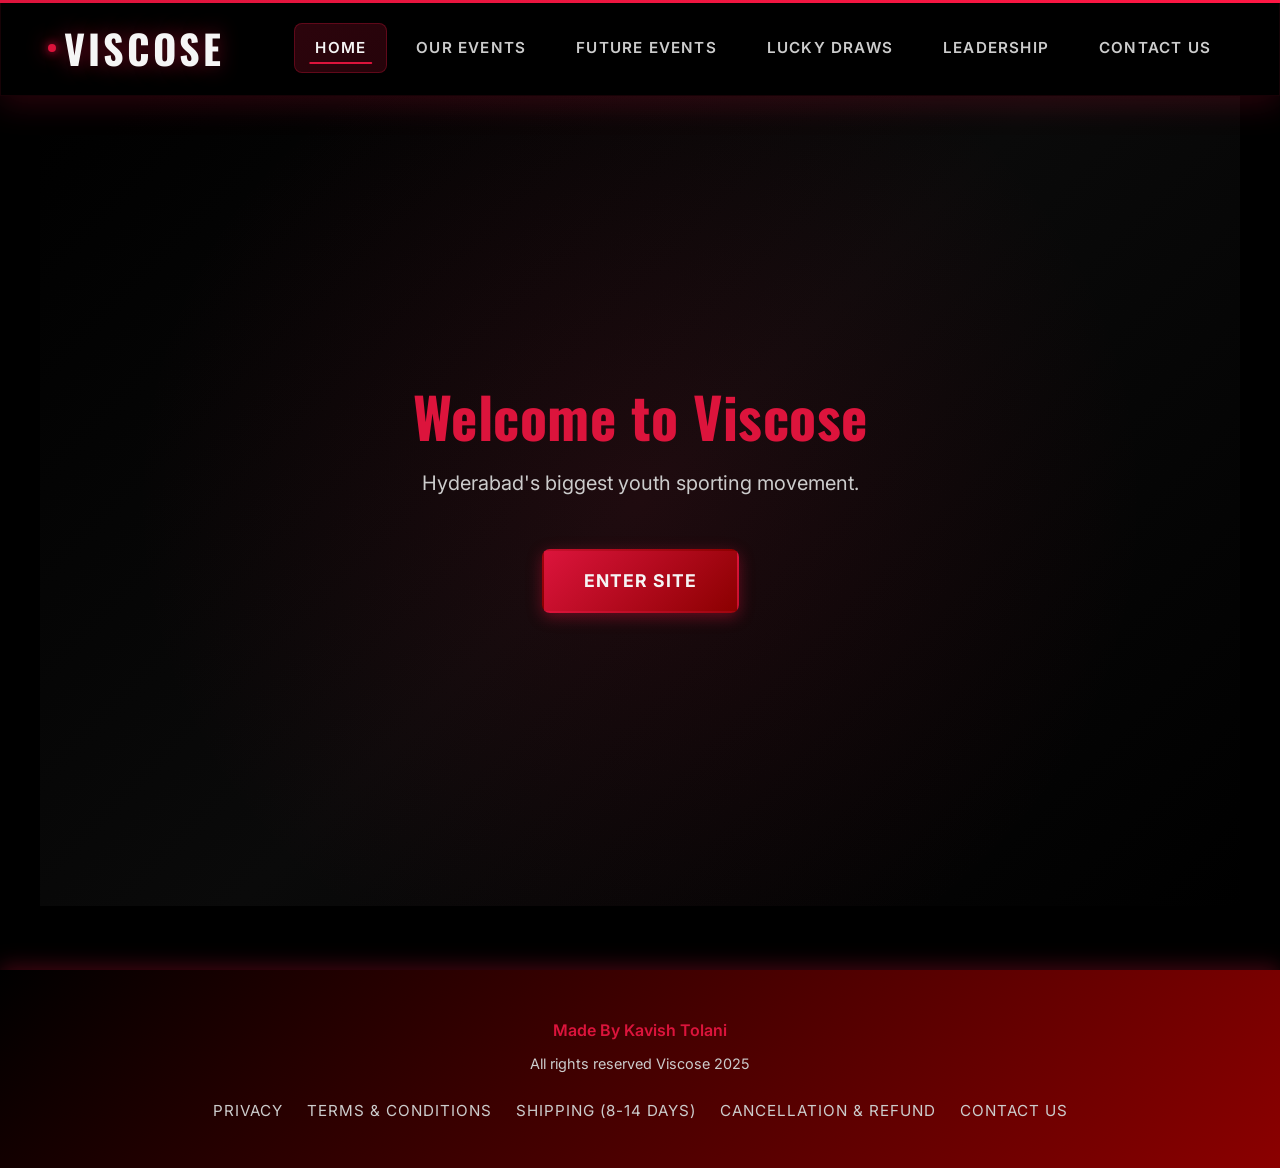
<file: index.html>
<!DOCTYPE html>
<html lang="en">
<head>
    <meta charset="UTF-8">
    <meta name="viewport" content="width=device-width, initial-scale=1.0">
    <title>Viscose Sports - Hyderabad's Biggest Youth Sporting Movement</title>
    <link rel="stylesheet" href="styles.css">
    <script src="script.js"></script>
</head>
<body>
    <header class="hero-bar">
        <a href="home.html" class="logo">Viscose</a>
        <button class="menu-toggle" aria-label="Toggle menu">
            <span></span>
            <span></span>
            <span></span>
        </button>
        <nav>
            <ul>
                <li><a href="home.html">Home</a></li>
                <li><a href="our-events.html">Our Events</a></li>
                <li><a href="events.html">Future Events</a></li>
                <li><a href="lucky-draws.html">Lucky Draws</a></li>
                <li><a href="leadership.html">Leadership</a></li>
                <li><a href="contact.html">Contact Us</a></li>
            </ul>
        </nav>
    </header>
    <section class="hero">
        <div class="hero-content">
            <h1>Welcome to Viscose</h1>
            <p>Hyderabad's biggest youth sporting movement.</p>
            <a href="home.html" class="cta-button">Enter Site</a>
        </div>
    </section>
    <footer>
        <div class="footer-meta">
            <p>Made By Kavish Tolani</p>
            <p>All rights reserved Viscose 2025</p>
        </div>
        <div class="footer-links">
            <a href="privacy.html">Privacy</a>
            <a href="terms-and-conditions.html">Terms &amp; Conditions</a>
            <a href="shipping.html">Shipping (8-14 Days)</a>
            <a href="cancellation-refund.html">Cancellation &amp; Refund</a>
            <a href="contact-9clothing.html">Contact Us</a>
        </div>
    </footer>
</body>
</html>
</file>
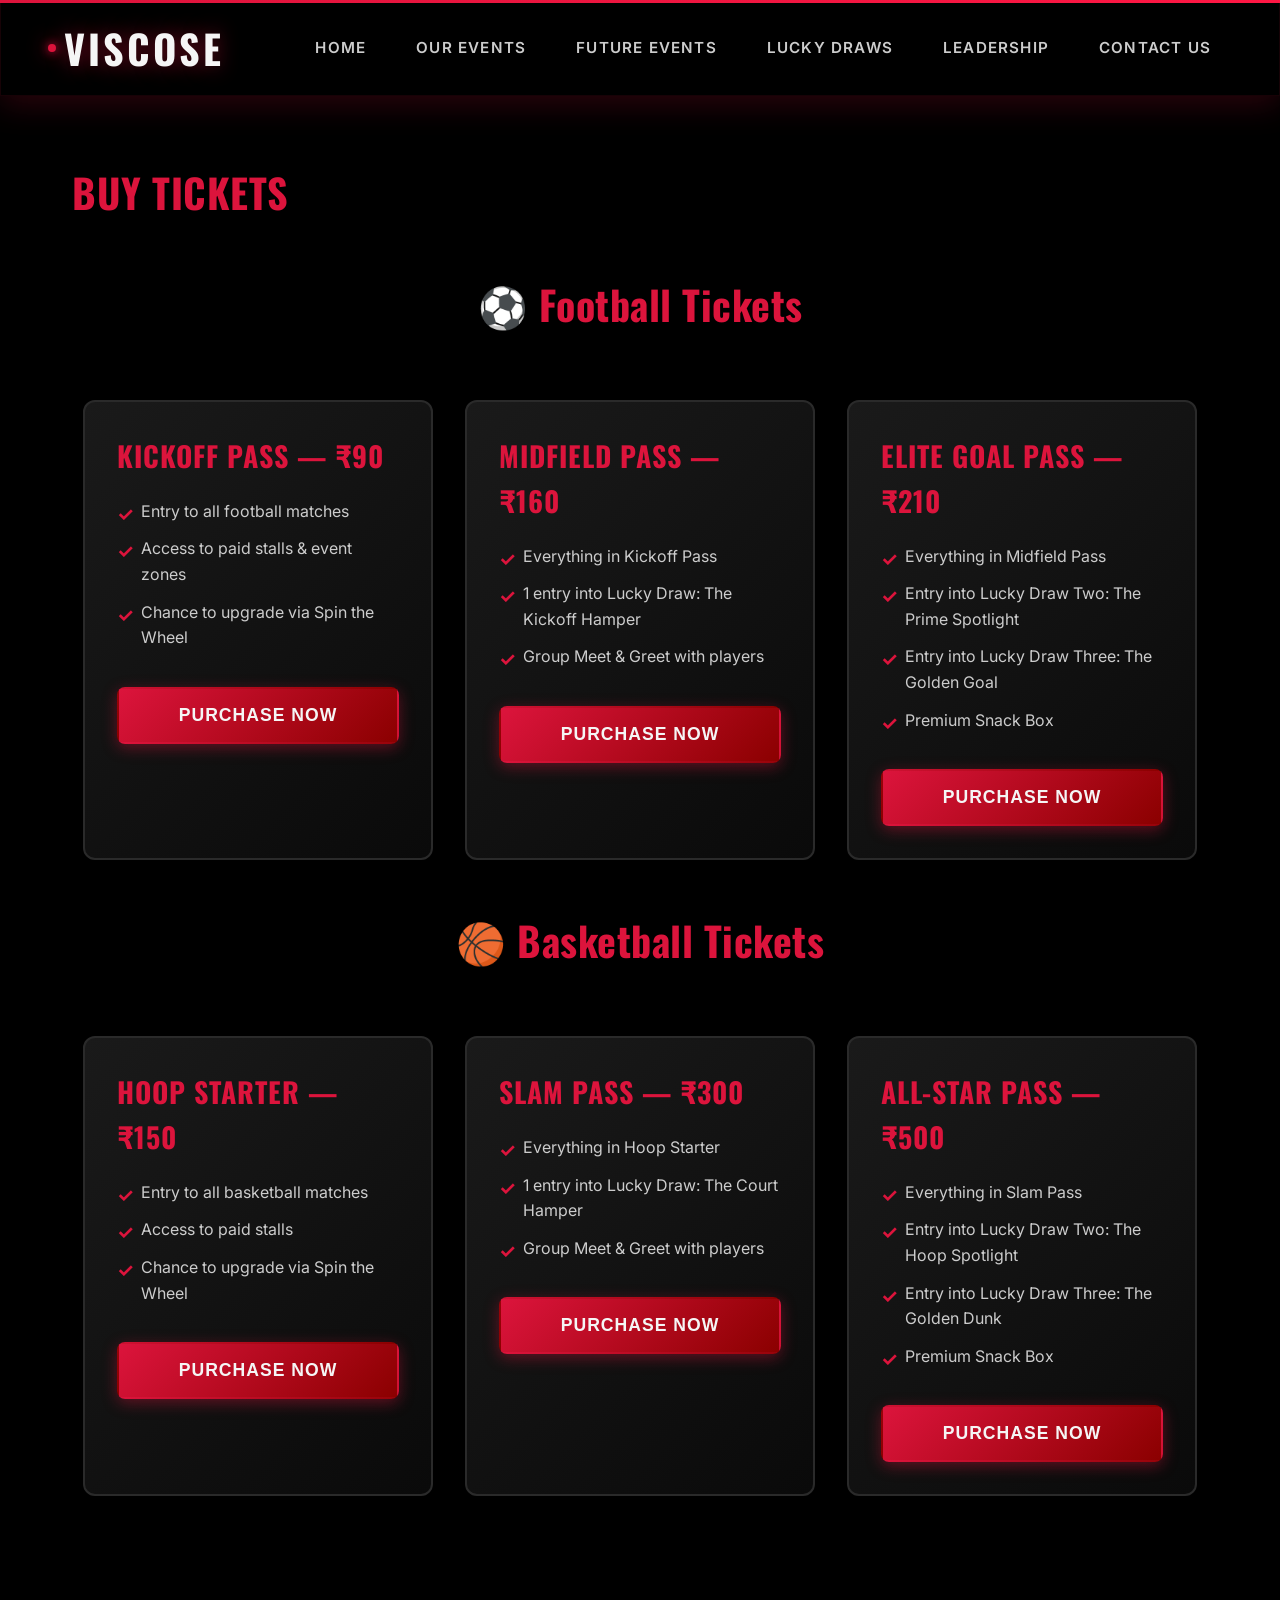
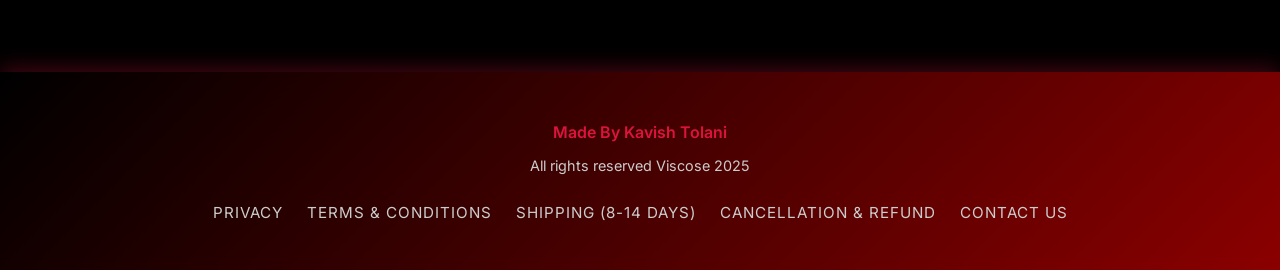
<file: buy.html>
<!DOCTYPE html>
<html lang="en">
<head>
    <meta charset="UTF-8">
    <meta name="viewport" content="width=device-width, initial-scale=1.0">
    <title>Buy Tickets - Viscose</title>
    <link rel="stylesheet" href="styles.css">
    <script src="script.js"></script>
</head>
<body>
    <header class="hero-bar">
        <a href="home.html" class="logo">Viscose</a>
        <button class="menu-toggle" aria-label="Toggle menu">
            <span></span>
            <span></span>
            <span></span>
        </button>
        <nav>
            <ul>
                <li><a href="home.html">Home</a></li>
                <li><a href="our-events.html">Our Events</a></li>
                <li><a href="events.html">Future Events</a></li>
                <li><a href="lucky-draws.html">Lucky Draws</a></li>
                <li><a href="leadership.html">Leadership</a></li>
                <li><a href="contact.html">Contact Us</a></li>
            </ul>
        </nav>
    </header>
    <section id="buy">
        <h2>Buy Tickets</h2>
        <div class="ticket-category">
            <h3>⚽ Football Tickets</h3>
            <div class="ticket-box">
                <h4>Kickoff Pass — ₹90</h4>
                <ul>
                    <li>Entry to all football matches</li>
                    <li>Access to paid stalls & event zones</li>
                    <li>Chance to upgrade via Spin the Wheel</li>
                </ul>
                <button class="cta-button" style="width: 100%; margin-top: 1.5rem;">Purchase Now</button>
            </div>
            <div class="ticket-box">
                <h4>Midfield Pass — ₹160</h4>
                <ul>
                    <li>Everything in Kickoff Pass</li>
                    <li>1 entry into Lucky Draw: The Kickoff Hamper</li>
                    <li>Group Meet & Greet with players</li>
                </ul>
                <button class="cta-button" style="width: 100%; margin-top: 1.5rem;">Purchase Now</button>
            </div>
            <div class="ticket-box">
                <h4>Elite Goal Pass — ₹210</h4>
                <ul>
                    <li>Everything in Midfield Pass</li>
                    <li>Entry into Lucky Draw Two: The Prime Spotlight</li>
                    <li>Entry into Lucky Draw Three: The Golden Goal</li>
                    <li>Premium Snack Box</li>
                </ul>
                <button class="cta-button" style="width: 100%; margin-top: 1.5rem;">Purchase Now</button>
            </div>
        </div>
        <div class="ticket-category">
            <h3>🏀 Basketball Tickets</h3>
            <div class="ticket-box">
                <h4>Hoop Starter — ₹150</h4>
                <ul>
                    <li>Entry to all basketball matches</li>
                    <li>Access to paid stalls</li>
                    <li>Chance to upgrade via Spin the Wheel</li>
                </ul>
                <button class="cta-button" style="width: 100%; margin-top: 1.5rem;">Purchase Now</button>
            </div>
            <div class="ticket-box">
                <h4>Slam Pass — ₹300</h4>
                <ul>
                    <li>Everything in Hoop Starter</li>
                    <li>1 entry into Lucky Draw: The Court Hamper</li>
                    <li>Group Meet & Greet with players</li>
                </ul>
                <button class="cta-button" style="width: 100%; margin-top: 1.5rem;">Purchase Now</button>
            </div>
            <div class="ticket-box">
                <h4>All-Star Pass — ₹500</h4>
                <ul>
                    <li>Everything in Slam Pass</li>
                    <li>Entry into Lucky Draw Two: The Hoop Spotlight</li>
                    <li>Entry into Lucky Draw Three: The Golden Dunk</li>
                    <li>Premium Snack Box</li>
                </ul>
                <button class="cta-button" style="width: 100%; margin-top: 1.5rem;">Purchase Now</button>
            </div>
        </div>
    </section>
    <footer>
        <div class="footer-meta">
            <p>Made By Kavish Tolani</p>
            <p>All rights reserved Viscose 2025</p>
        </div>
        <div class="footer-links">
            <a href="privacy.html">Privacy</a>
            <a href="terms-and-conditions.html">Terms &amp; Conditions</a>
            <a href="shipping.html">Shipping (8-14 Days)</a>
            <a href="cancellation-refund.html">Cancellation &amp; Refund</a>
            <a href="contact-9clothing.html">Contact Us</a>
        </div>
    </footer>
</body>
</html>
</file>
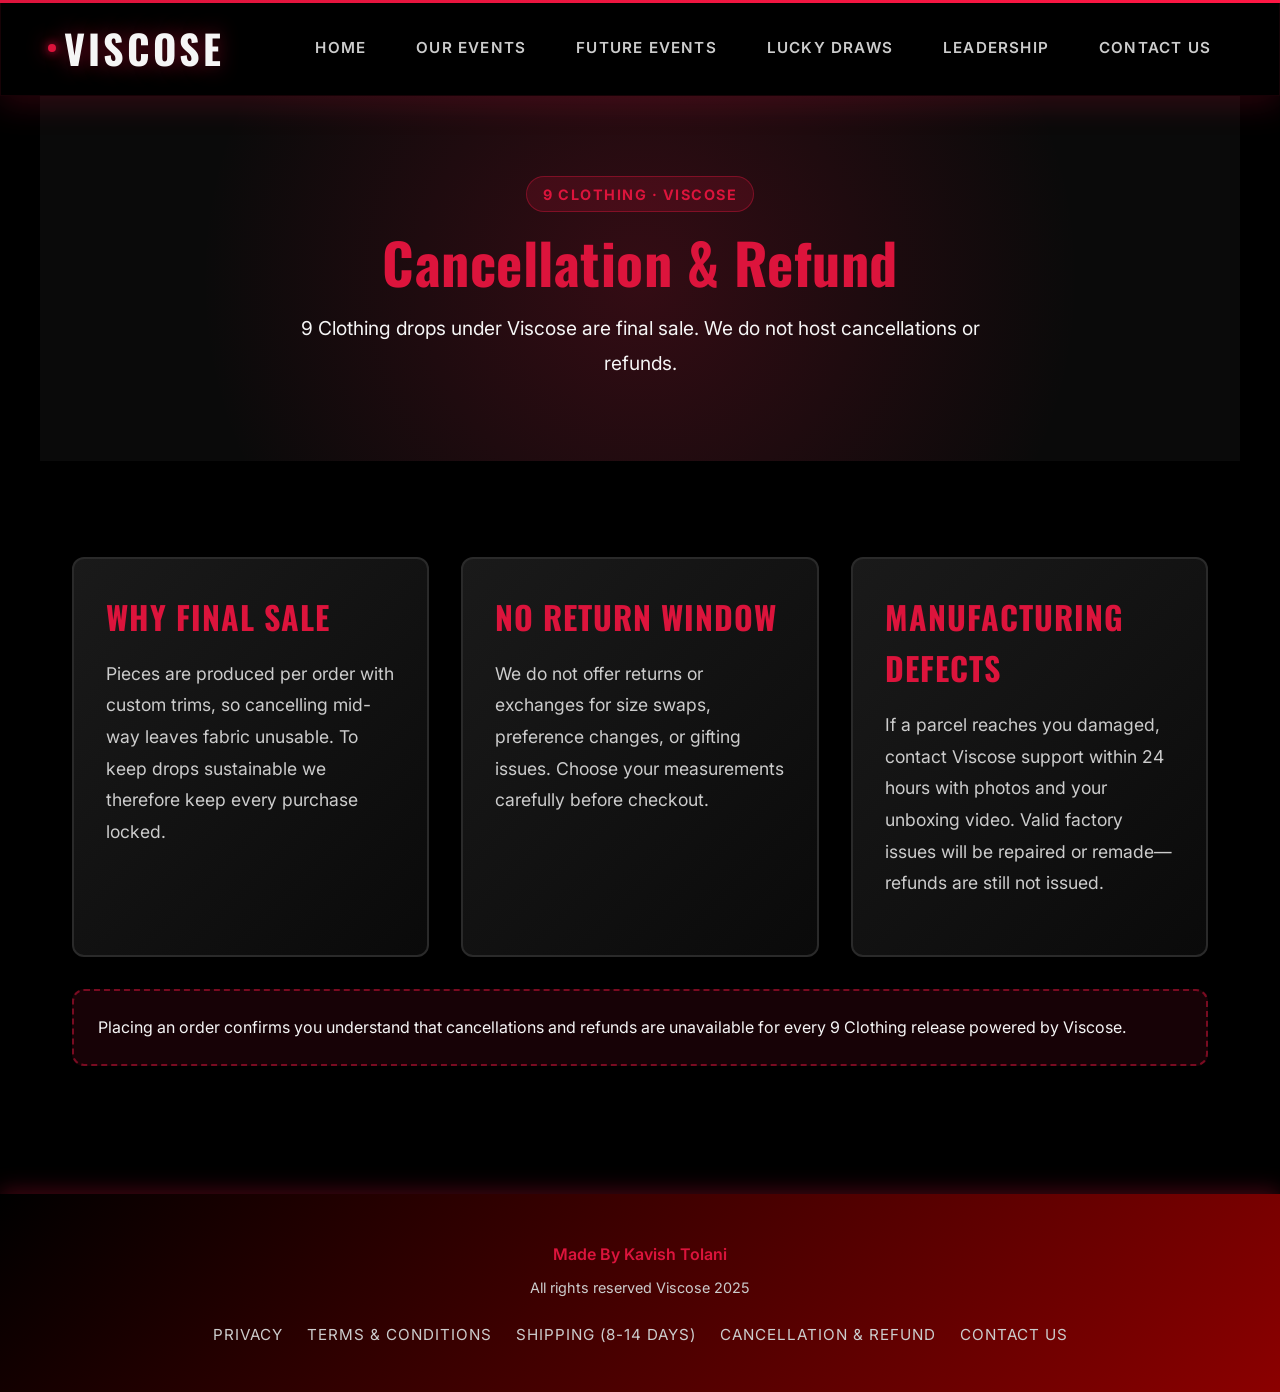
<file: cancellation-refund.html>
<!DOCTYPE html>
<html lang="en">
<head>
    <meta charset="UTF-8">
    <meta name="viewport" content="width=device-width, initial-scale=1.0">
    <title>Cancellation &amp; Refund - 9 Clothing | Viscose</title>
    <link rel="stylesheet" href="styles.css">
    <script src="script.js"></script>
</head>
<body>
    <header class="hero-bar">
        <a href="home.html" class="logo">Viscose</a>
        <button class="menu-toggle" aria-label="Toggle menu">
            <span></span>
            <span></span>
            <span></span>
        </button>
        <nav>
            <ul>
                <li><a href="home.html">Home</a></li>
                <li><a href="our-events.html">Our Events</a></li>
                <li><a href="events.html">Future Events</a></li>
                <li><a href="lucky-draws.html">Lucky Draws</a></li>
                <li><a href="leadership.html">Leadership</a></li>
                <li><a href="contact.html">Contact Us</a></li>
            </ul>
        </nav>
    </header>

    <section class="policy-hero">
        <div class="section-container">
            <span class="policy-tag">9 Clothing · Viscose</span>
            <h1>Cancellation &amp; Refund</h1>
            <p>9 Clothing drops under Viscose are final sale. We do not host cancellations or refunds.</p>
        </div>
    </section>

    <section class="policy-details">
        <div class="section-container">
            <div class="policy-grid">
                <div class="policy-card">
                    <h3>Why Final Sale</h3>
                    <p>Pieces are produced per order with custom trims, so cancelling mid-way leaves fabric unusable. To keep drops sustainable we therefore keep every purchase locked.</p>
                </div>
                <div class="policy-card">
                    <h3>No Return Window</h3>
                    <p>We do not offer returns or exchanges for size swaps, preference changes, or gifting issues. Choose your measurements carefully before checkout.</p>
                </div>
                <div class="policy-card">
                    <h3>Manufacturing Defects</h3>
                    <p>If a parcel reaches you damaged, contact Viscose support within 24 hours with photos and your unboxing video. Valid factory issues will be repaired or remade—refunds are still not issued.</p>
                </div>
            </div>
            <div class="policy-note">
                Placing an order confirms you understand that cancellations and refunds are unavailable for every 9 Clothing release powered by Viscose.
            </div>
        </div>
    </section>

    <footer>
        <div class="footer-meta">
            <p>Made By Kavish Tolani</p>
            <p>All rights reserved Viscose 2025</p>
        </div>
        <div class="footer-links">
            <a href="privacy.html">Privacy</a>
            <a href="terms-and-conditions.html">Terms &amp; Conditions</a>
            <a href="shipping.html">Shipping (8-14 Days)</a>
            <a href="cancellation-refund.html">Cancellation &amp; Refund</a>
            <a href="contact-9clothing.html">Contact Us</a>
        </div>
    </footer>
</body>
</html>
</file>
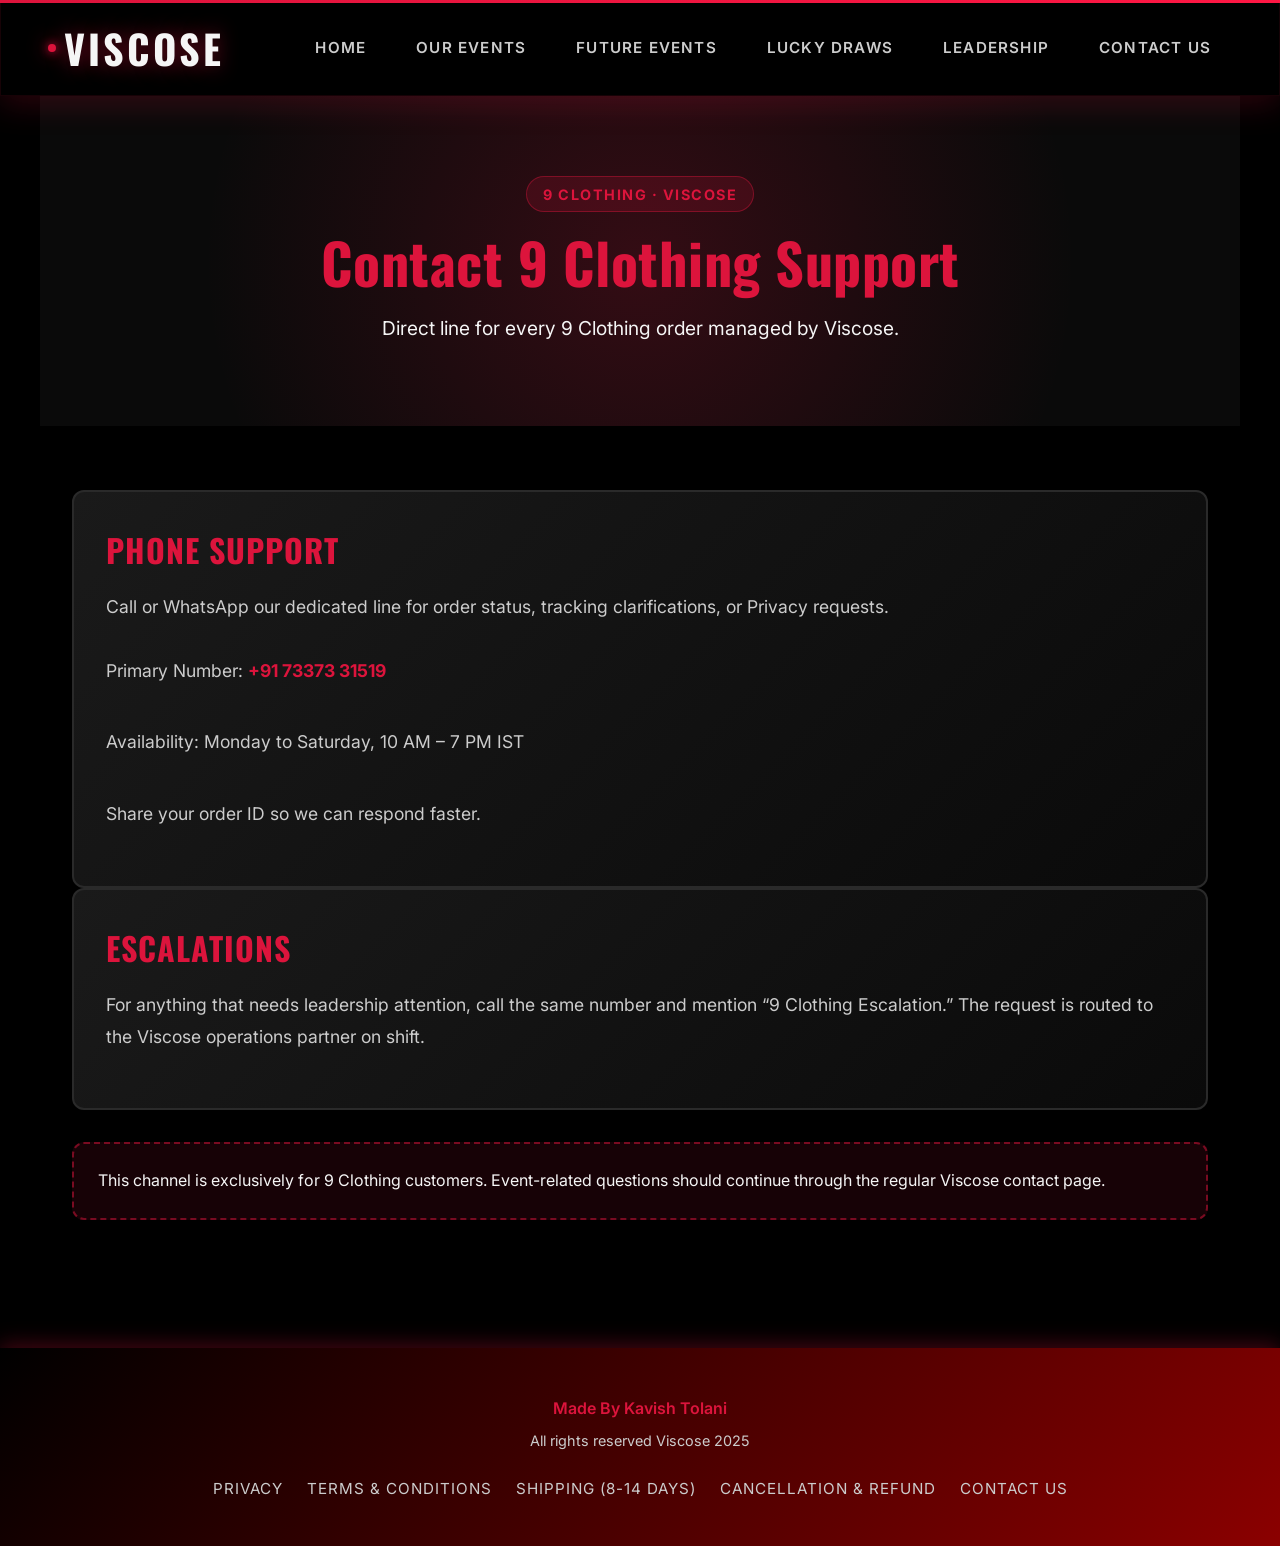
<file: contact-9clothing.html>
<!DOCTYPE html>
<html lang="en">
<head>
    <meta charset="UTF-8">
    <meta name="viewport" content="width=device-width, initial-scale=1.0">
    <title>Contact 9 Clothing - Viscose</title>
    <link rel="stylesheet" href="styles.css">
    <script src="script.js"></script>
</head>
<body>
    <header class="hero-bar">
        <a href="home.html" class="logo">Viscose</a>
        <button class="menu-toggle" aria-label="Toggle menu">
            <span></span>
            <span></span>
            <span></span>
        </button>
        <nav>
            <ul>
                <li><a href="home.html">Home</a></li>
                <li><a href="our-events.html">Our Events</a></li>
                <li><a href="events.html">Future Events</a></li>
                <li><a href="lucky-draws.html">Lucky Draws</a></li>
                <li><a href="leadership.html">Leadership</a></li>
                <li><a href="contact.html">Contact Us</a></li>
            </ul>
        </nav>
    </header>

    <section class="policy-hero">
        <div class="section-container">
            <span class="policy-tag">9 Clothing · Viscose</span>
            <h1>Contact 9 Clothing Support</h1>
            <p>Direct line for every 9 Clothing order managed by Viscose.</p>
        </div>
    </section>

    <section class="policy-details">
        <div class="section-container">
            <div class="policy-card">
                <h3>Phone Support</h3>
                <p>Call or WhatsApp our dedicated line for order status, tracking clarifications, or Privacy requests.</p>
                <div class="policy-contact-info">
                    <p>Primary Number: <a href="tel:+917337331519">+91 73373 31519</a></p>
                    <p>Availability: Monday to Saturday, 10 AM – 7 PM IST</p>
                    <p>Share your order ID so we can respond faster.</p>
                </div>
            </div>
            <div class="policy-card">
                <h3>Escalations</h3>
                <p>For anything that needs leadership attention, call the same number and mention “9 Clothing Escalation.” The request is routed to the Viscose operations partner on shift.</p>
            </div>
            <div class="policy-note">
                This channel is exclusively for 9 Clothing customers. Event-related questions should continue through the regular Viscose contact page.
            </div>
        </div>
    </section>

    <footer>
        <div class="footer-meta">
            <p>Made By Kavish Tolani</p>
            <p>All rights reserved Viscose 2025</p>
        </div>
        <div class="footer-links">
            <a href="privacy.html">Privacy</a>
            <a href="terms-and-conditions.html">Terms &amp; Conditions</a>
            <a href="shipping.html">Shipping (8-14 Days)</a>
            <a href="cancellation-refund.html">Cancellation &amp; Refund</a>
            <a href="contact-9clothing.html">Contact Us</a>
        </div>
    </footer>
</body>
</html>
</file>
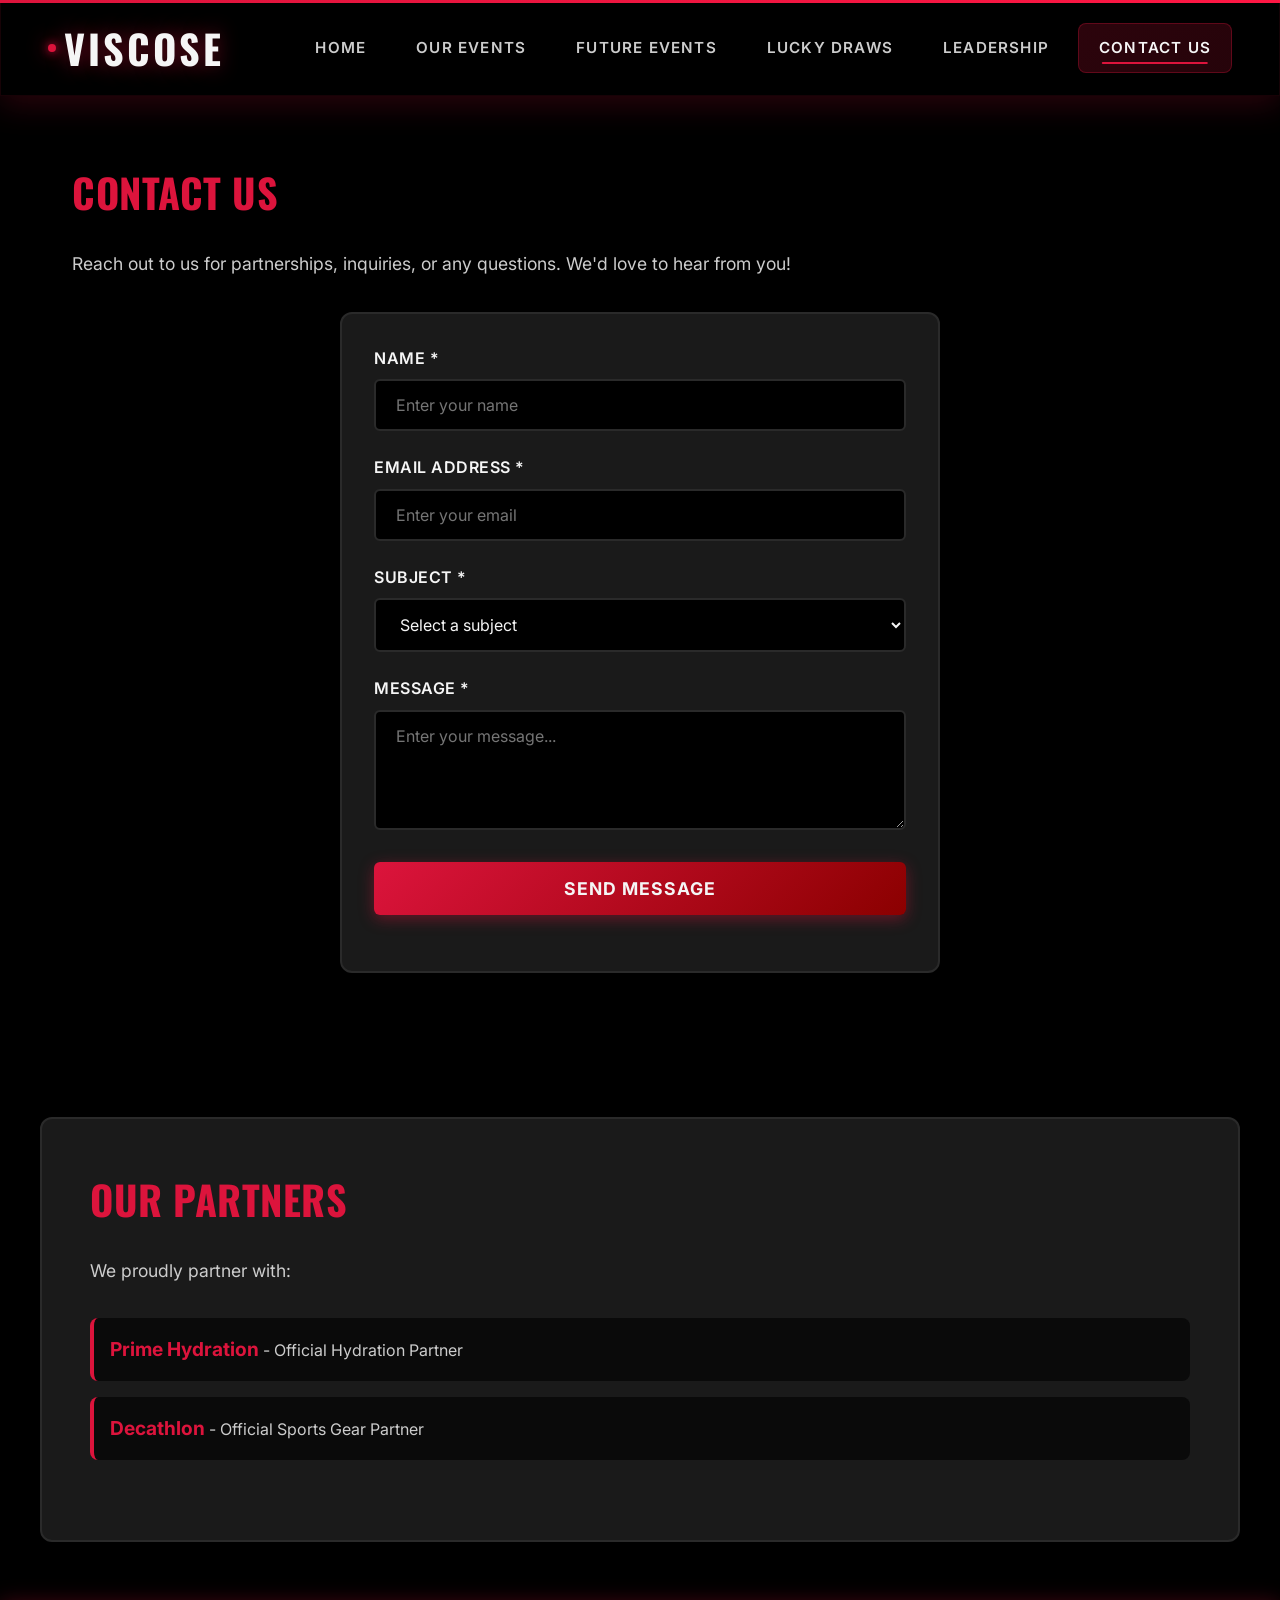
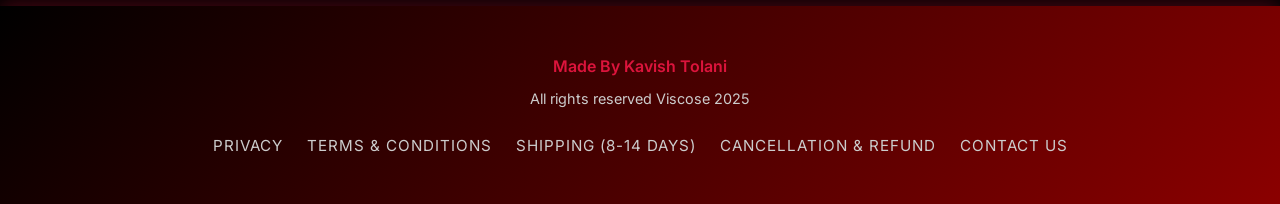
<file: contact.html>
<!DOCTYPE html>
<html lang="en">
<head>
    <meta charset="UTF-8">
    <meta name="viewport" content="width=device-width, initial-scale=1.0">
    <title>Contact Us - Viscose</title>
    <link rel="stylesheet" href="styles.css">
    <script src="script.js"></script>
</head>
<body>
    <header class="hero-bar">
        <a href="home.html" class="logo">Viscose</a>
        <button class="menu-toggle" aria-label="Toggle menu">
            <span></span>
            <span></span>
            <span></span>
        </button>
        <nav>
            <ul>
                <li><a href="home.html">Home</a></li>
                <li><a href="our-events.html">Our Events</a></li>
                <li><a href="events.html">Future Events</a></li>
                <li><a href="lucky-draws.html">Lucky Draws</a></li>
                <li><a href="leadership.html">Leadership</a></li>
                <li><a href="contact.html">Contact Us</a></li>
            </ul>
        </nav>
    </header>
    <section id="contact">
        <h2>Contact Us</h2>
        <p>Reach out to us for partnerships, inquiries, or any questions. We'd love to hear from you!</p>
        <form id="contact-form">
            <div class="form-group">
                <label for="contact-name">Name *</label>
                <input type="text" id="contact-name" name="name" required placeholder="Enter your name">
            </div>
            <div class="form-group">
                <label for="contact-email">Email Address *</label>
                <input type="email" id="contact-email" name="email" required placeholder="Enter your email">
            </div>
            <div class="form-group">
                <label for="contact-subject">Subject *</label>
                <select id="contact-subject" name="subject" required>
                    <option value="">Select a subject</option>
                    <option value="partnership">Partnership Inquiry</option>
                    <option value="event">Event Information</option>
                    <option value="registration">Registration Question</option>
                    <option value="general">General Inquiry</option>
                    <option value="media">Media & Press</option>
                </select>
            </div>
            <div class="form-group">
                <label for="contact-message">Message *</label>
                <textarea id="contact-message" name="message" required placeholder="Enter your message..."></textarea>
            </div>
            <div class="form-group">
                <button type="submit">Send Message</button>
            </div>
        </form>
    </section>
    <section id="partners">
        <h2>Our Partners</h2>
        <p>We proudly partner with:</p>
        <ul>
            <li><strong>Prime Hydration</strong> - Official Hydration Partner</li>
            <li><strong>Decathlon</strong> - Official Sports Gear Partner</li>
        </ul>
    </section>
    <footer>
        <div class="footer-meta">
            <p>Made By Kavish Tolani</p>
            <p>All rights reserved Viscose 2025</p>
        </div>
        <div class="footer-links">
            <a href="privacy.html">Privacy</a>
            <a href="terms-and-conditions.html">Terms &amp; Conditions</a>
            <a href="shipping.html">Shipping (8-14 Days)</a>
            <a href="cancellation-refund.html">Cancellation &amp; Refund</a>
            <a href="contact-9clothing.html">Contact Us</a>
        </div>
    </footer>
</body>
</html>
</file>
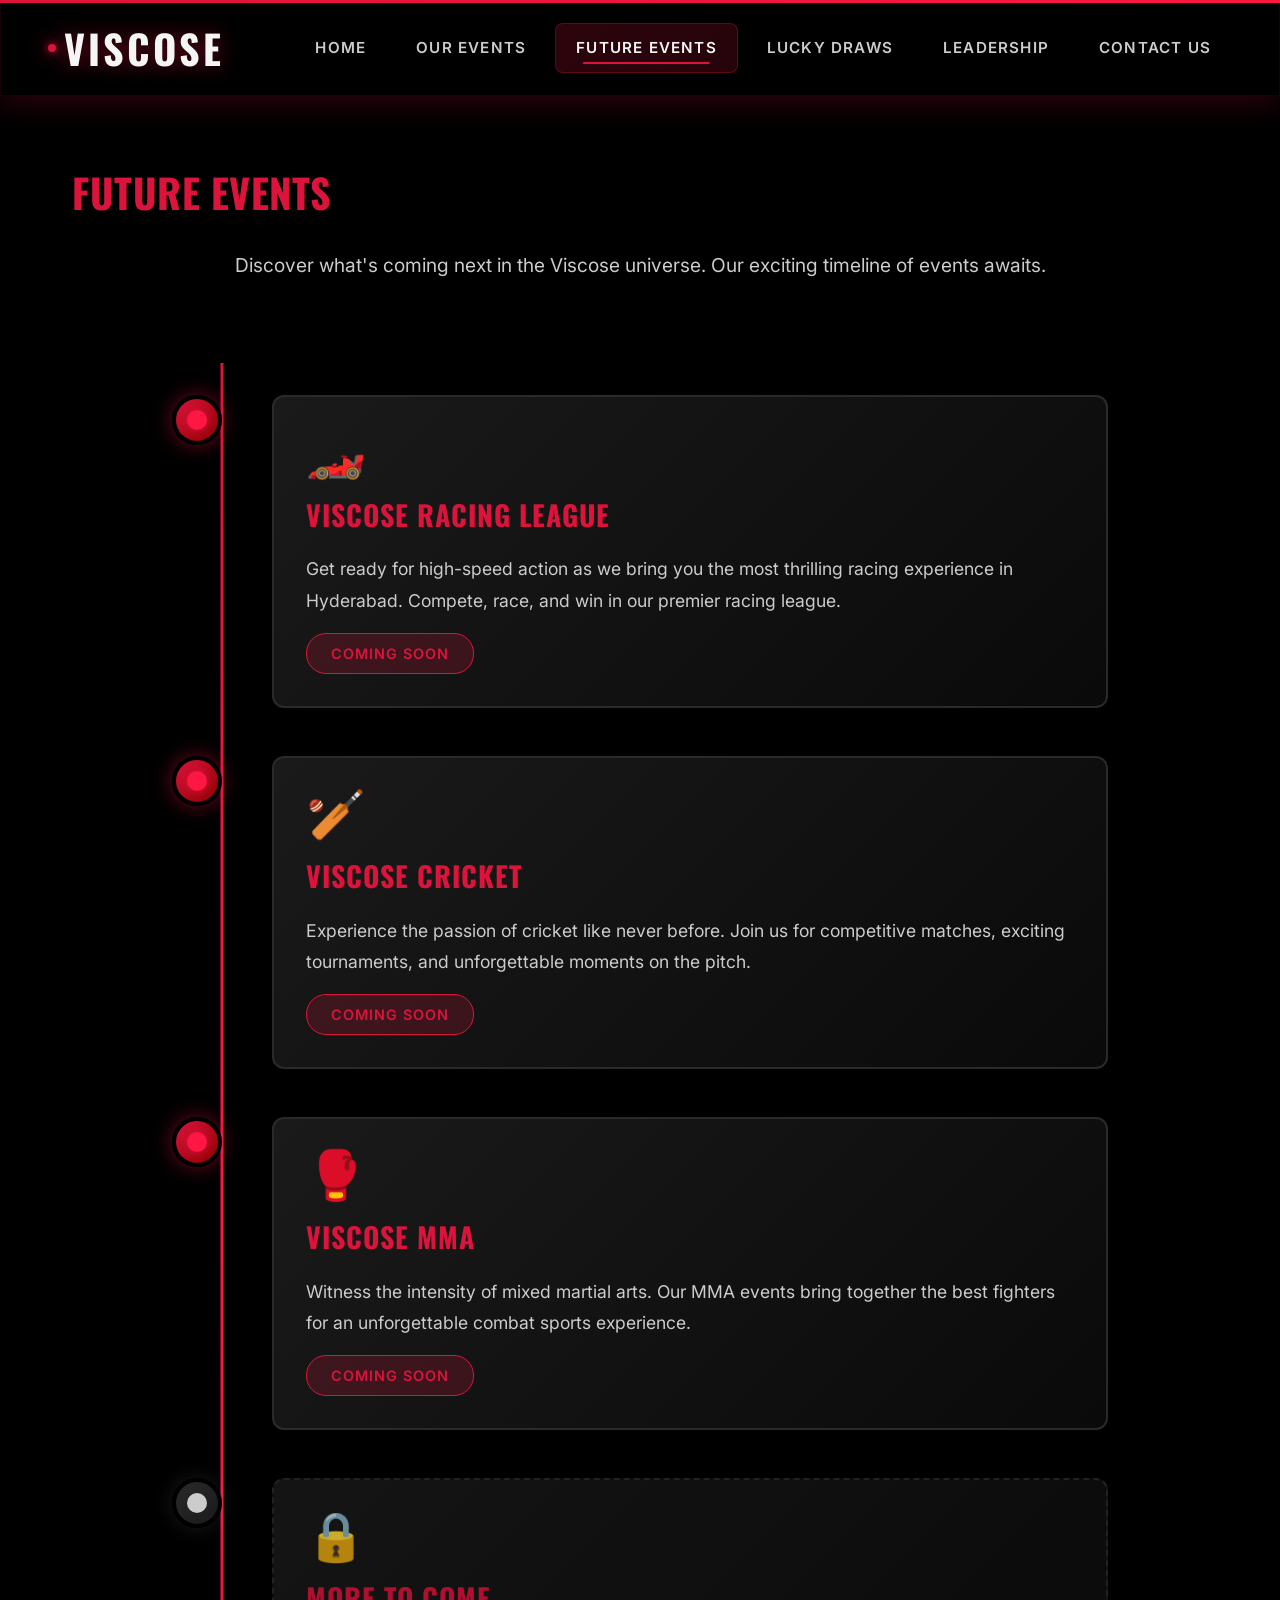
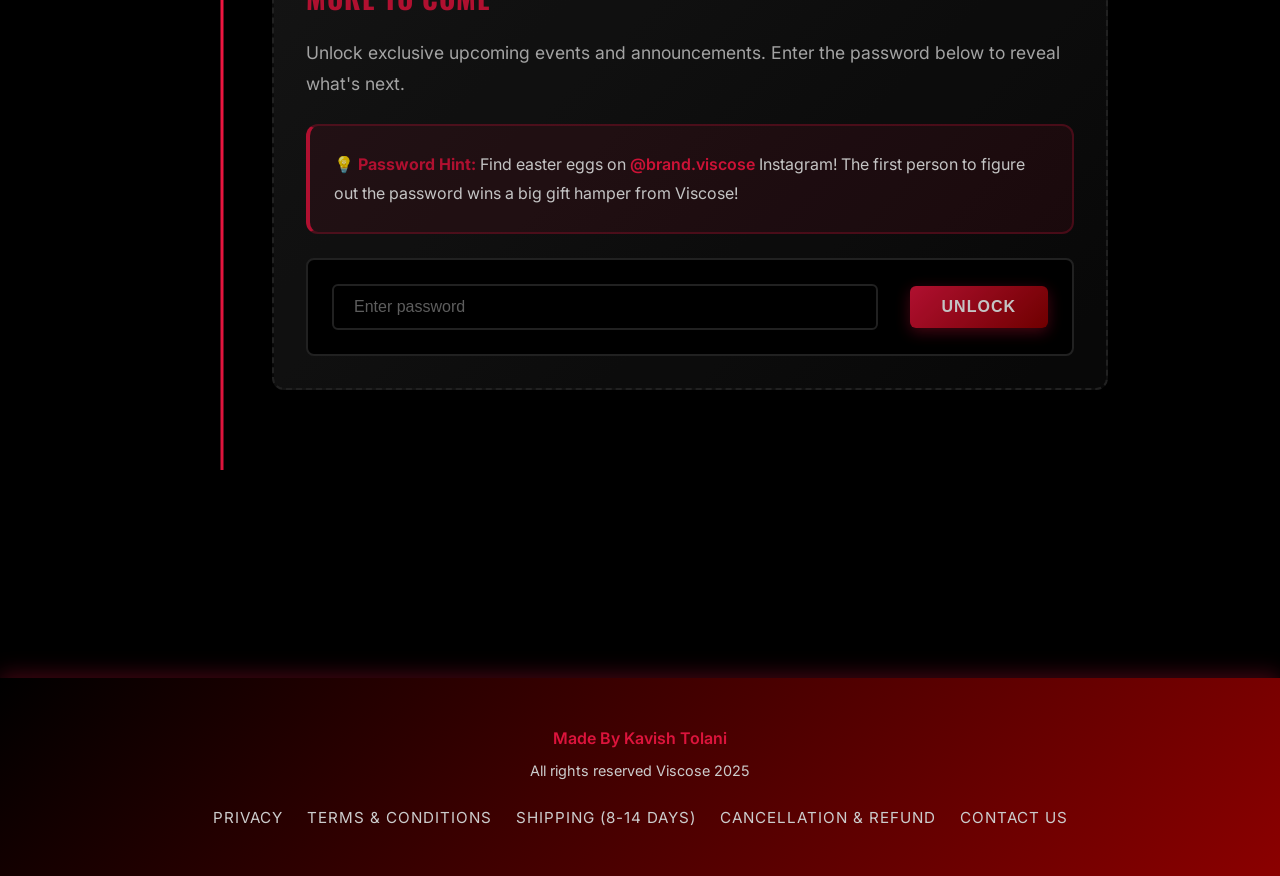
<file: events.html>
<!DOCTYPE html>
<html lang="en">
<head>
    <meta charset="UTF-8">
    <meta name="viewport" content="width=device-width, initial-scale=1.0">
    <title>Future Events - Viscose</title>
    <link rel="stylesheet" href="styles.css">
    <script src="script.js"></script>
</head>
<body>
    <header class="hero-bar">
        <a href="home.html" class="logo">Viscose</a>
        <button class="menu-toggle" aria-label="Toggle menu">
            <span></span>
            <span></span>
            <span></span>
        </button>
        <nav>
            <ul>
                <li><a href="home.html">Home</a></li>
                <li><a href="our-events.html">Our Events</a></li>
                <li><a href="events.html">Future Events</a></li>
                <li><a href="lucky-draws.html">Lucky Draws</a></li>
                <li><a href="leadership.html">Leadership</a></li>
                <li><a href="contact.html">Contact Us</a></li>
            </ul>
        </nav>
    </header>
    <section id="events">
        <h2>Future Events</h2>
        <p style="text-align: center; margin-bottom: 3rem; font-size: 1.2rem;">Discover what's coming next in the Viscose universe. Our exciting timeline of events awaits.</p>
        
        <!-- Timeline -->
        <div class="timeline-container">
            <div class="timeline">
                <!-- Event 1: Racing League -->
                <div class="timeline-item">
                    <div class="timeline-marker"></div>
                    <div class="timeline-content">
                        <div class="event-card">
                            <span class="event-icon">🏎️</span>
                            <h3>Viscose Racing League</h3>
                            <p>Get ready for high-speed action as we bring you the most thrilling racing experience in Hyderabad. Compete, race, and win in our premier racing league.</p>
                            <div class="event-status">Coming Soon</div>
                        </div>
                    </div>
                </div>

                <!-- Event 2: Cricket -->
                <div class="timeline-item">
                    <div class="timeline-marker"></div>
                    <div class="timeline-content">
                        <div class="event-card">
                            <span class="event-icon">🏏</span>
                            <h3>Viscose Cricket</h3>
                            <p>Experience the passion of cricket like never before. Join us for competitive matches, exciting tournaments, and unforgettable moments on the pitch.</p>
                            <div class="event-status">Coming Soon</div>
                        </div>
                    </div>
                </div>

                <!-- Event 3: MMA -->
                <div class="timeline-item">
                    <div class="timeline-marker"></div>
                    <div class="timeline-content">
                        <div class="event-card">
                            <span class="event-icon">🥊</span>
                            <h3>Viscose MMA</h3>
                            <p>Witness the intensity of mixed martial arts. Our MMA events bring together the best fighters for an unforgettable combat sports experience.</p>
                            <div class="event-status">Coming Soon</div>
                        </div>
                    </div>
                </div>

                <!-- Event 4: More to Come (Unlockable) -->
                <div class="timeline-item">
                    <div class="timeline-marker locked"></div>
                    <div class="timeline-content">
                        <div class="event-card locked-card">
                            <span class="event-icon">🔒</span>
                            <h3>More to Come</h3>
                            <p>Unlock exclusive upcoming events and announcements. Enter the password below to reveal what's next.</p>
                            <div class="password-hint">
                                <p><strong>💡 Password Hint:</strong> Find easter eggs on <a href="https://www.instagram.com/brand.viscose" target="_blank">@brand.viscose</a> Instagram! The first person to figure out the password wins a big gift hamper from Viscose!</p>
                            </div>
                            <div id="unlock-section">
                                <input type="password" id="unlock-password" placeholder="Enter password">
                                <button onclick="unlockContent()">Unlock</button>
                            </div>
                            <div id="exclusive-content" style="display: none;">
                                <div class="unlocked-event">
                                    <span class="event-icon">🎓</span>
                                    <h3>visMUN</h3>
                                    <p><strong>Viscose Model United Nations</strong></p>
                                    <p>Join us for an immersive Model United Nations experience where diplomacy meets debate. visMUN brings together young leaders, thinkers, and changemakers to discuss global issues, develop solutions, and build connections.</p>
                                    <div class="mun-details">
                                        <h4>What to Expect:</h4>
                                        <ul>
                                            <li>Multiple UN committees and agendas</li>
                                            <li>Expert-led workshops and training sessions</li>
                                            <li>Networking opportunities with delegates and diplomats</li>
                                            <li>Awards and recognition for outstanding delegates</li>
                                            <li>Real-world problem-solving and policy development</li>
                                        </ul>
                                        <p style="margin-top: 1rem;"><strong>Registration details coming soon!</strong></p>
                                    </div>
                                </div>
                            </div>
                        </div>
                    </div>
                </div>
            </div>
        </div>
    </section>
    <footer>
        <div class="footer-meta">
            <p>Made By Kavish Tolani</p>
            <p>All rights reserved Viscose 2025</p>
        </div>
        <div class="footer-links">
            <a href="privacy.html">Privacy</a>
            <a href="terms-and-conditions.html">Terms &amp; Conditions</a>
            <a href="shipping.html">Shipping (8-14 Days)</a>
            <a href="cancellation-refund.html">Cancellation &amp; Refund</a>
            <a href="contact-9clothing.html">Contact Us</a>
        </div>
    </footer>
</body>
</html>
</file>
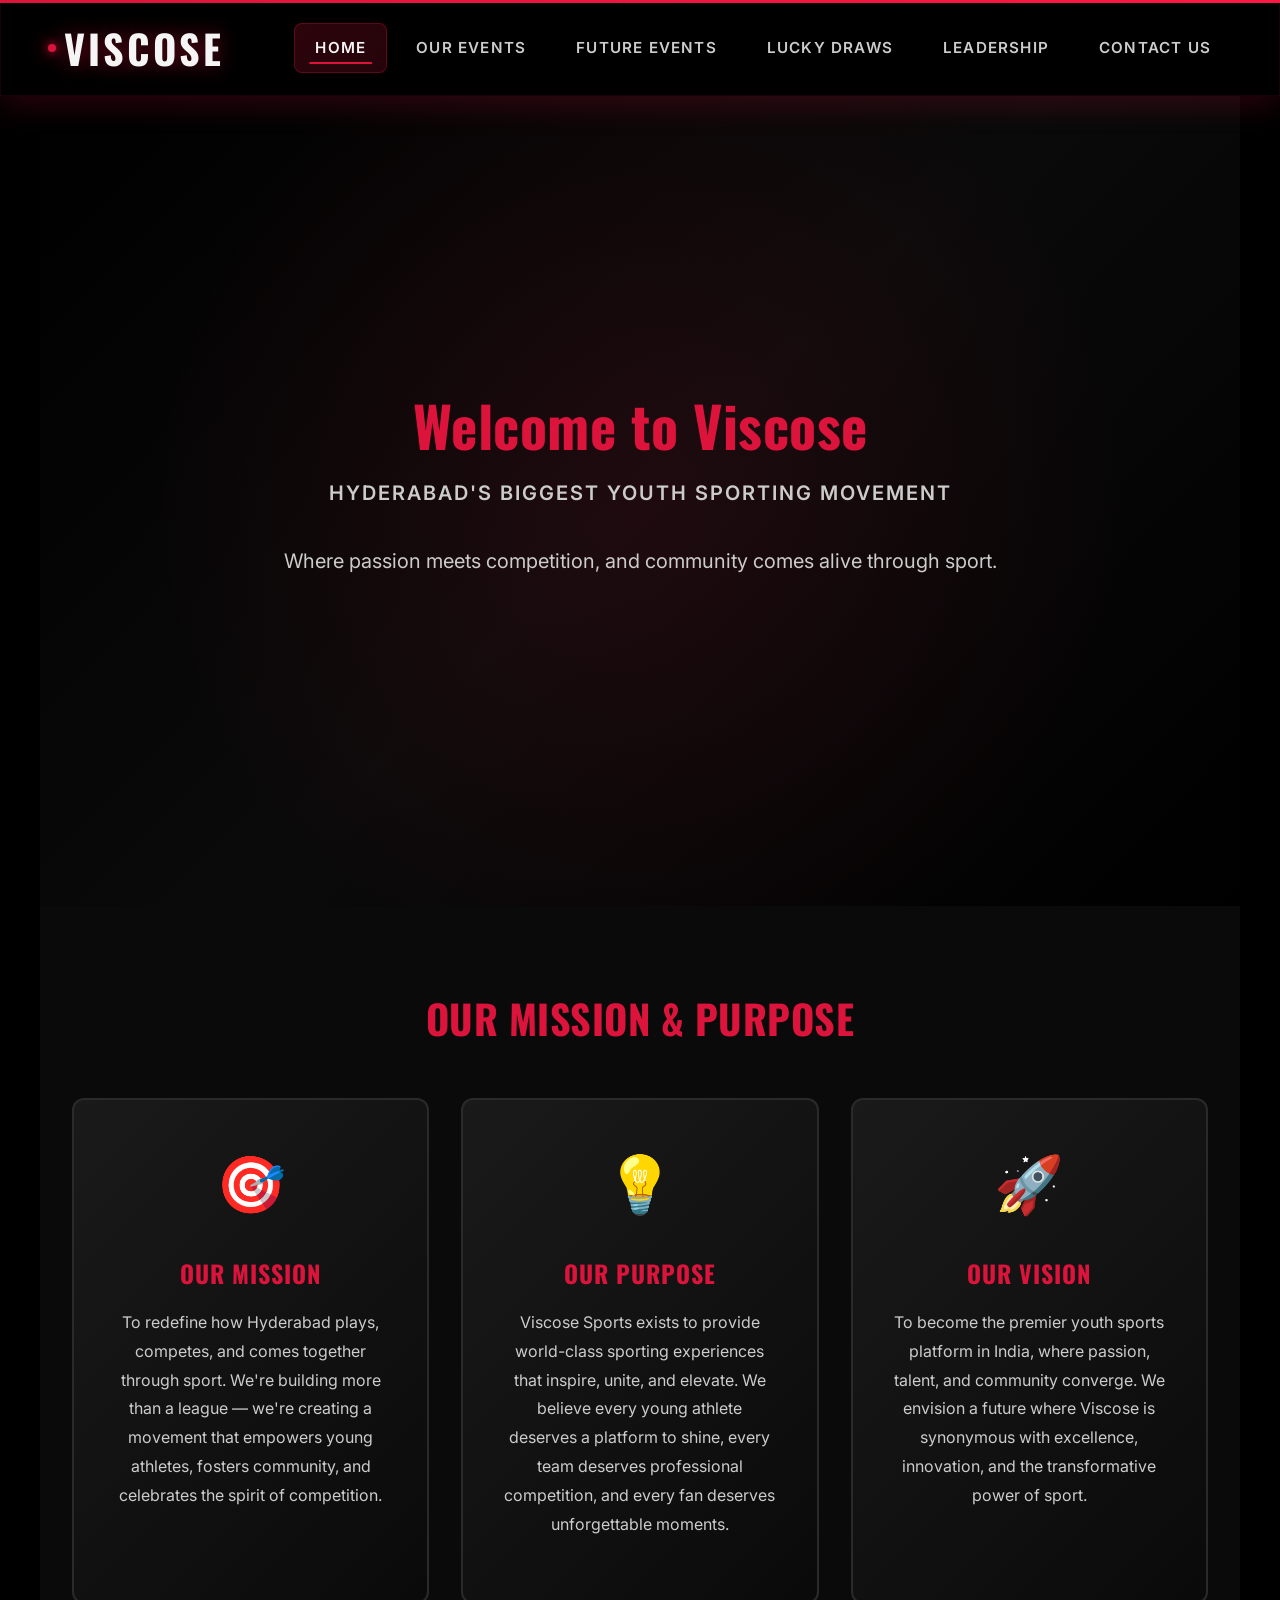
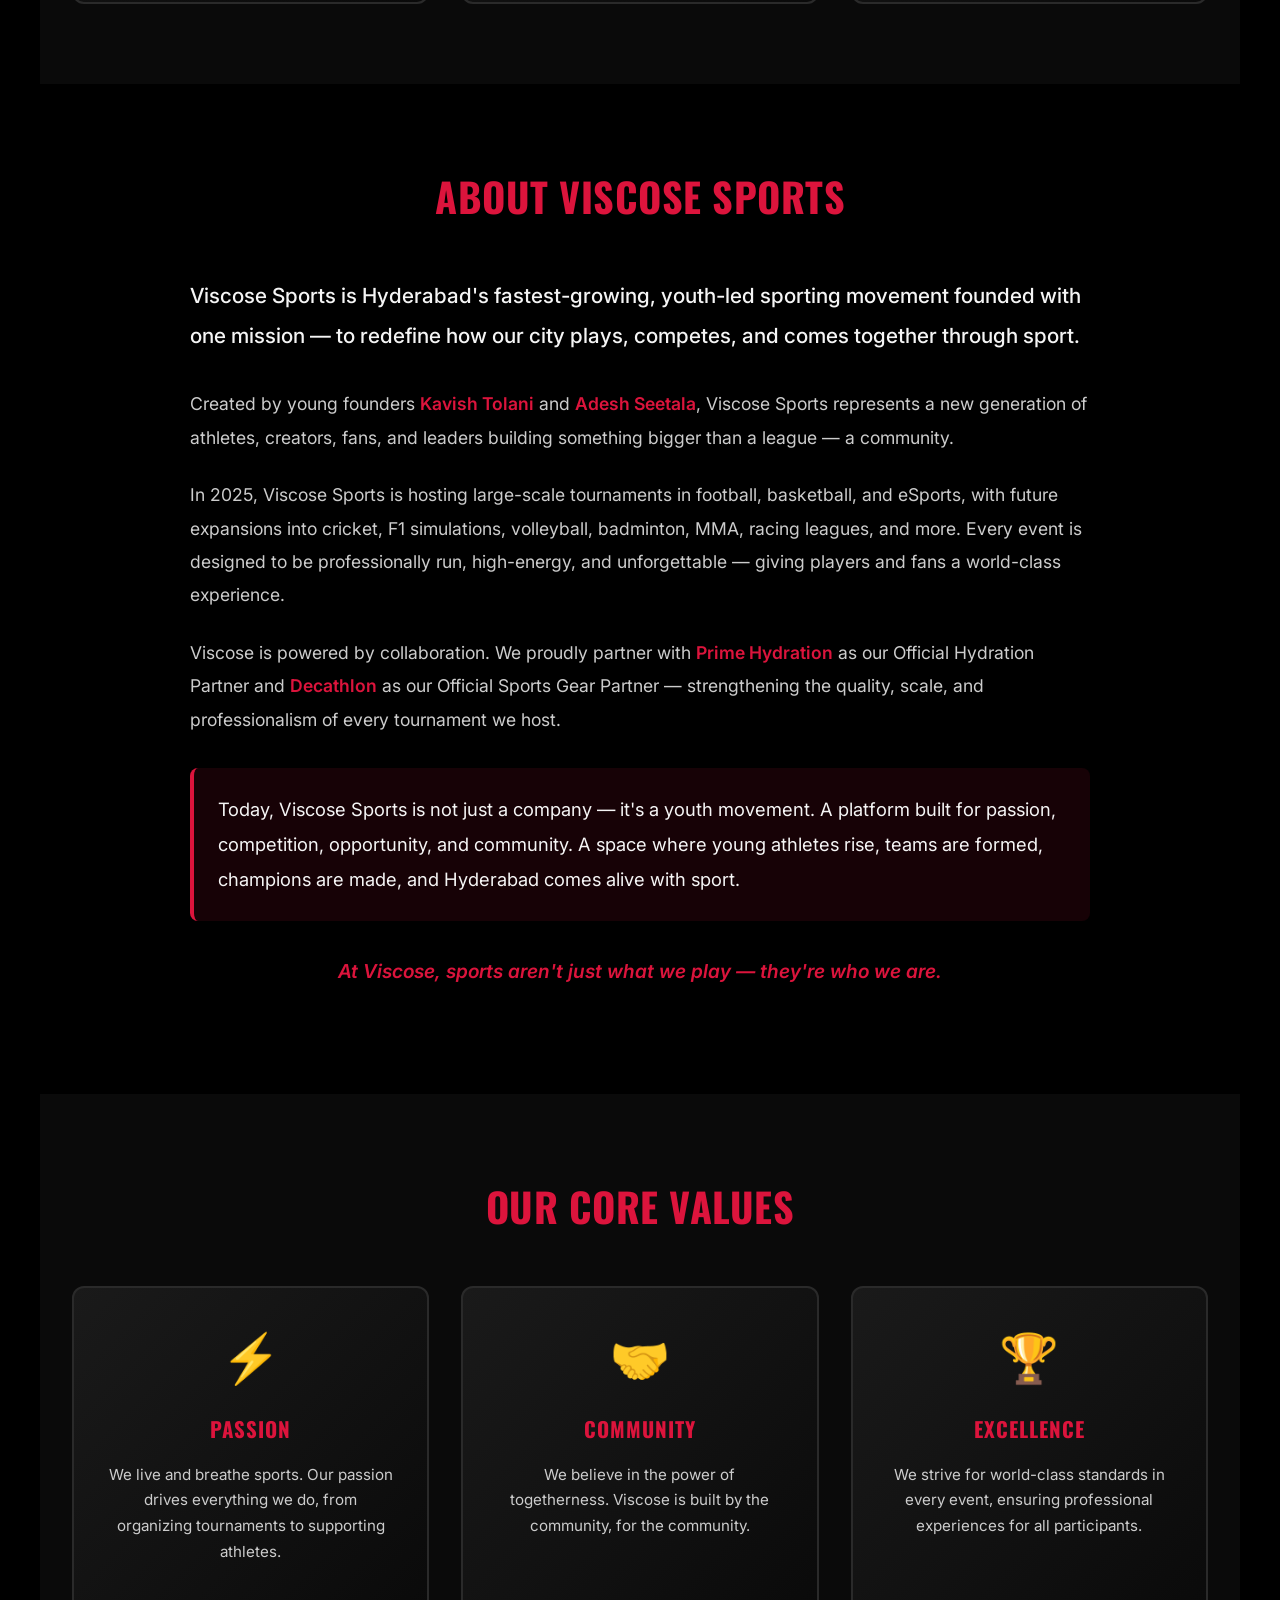
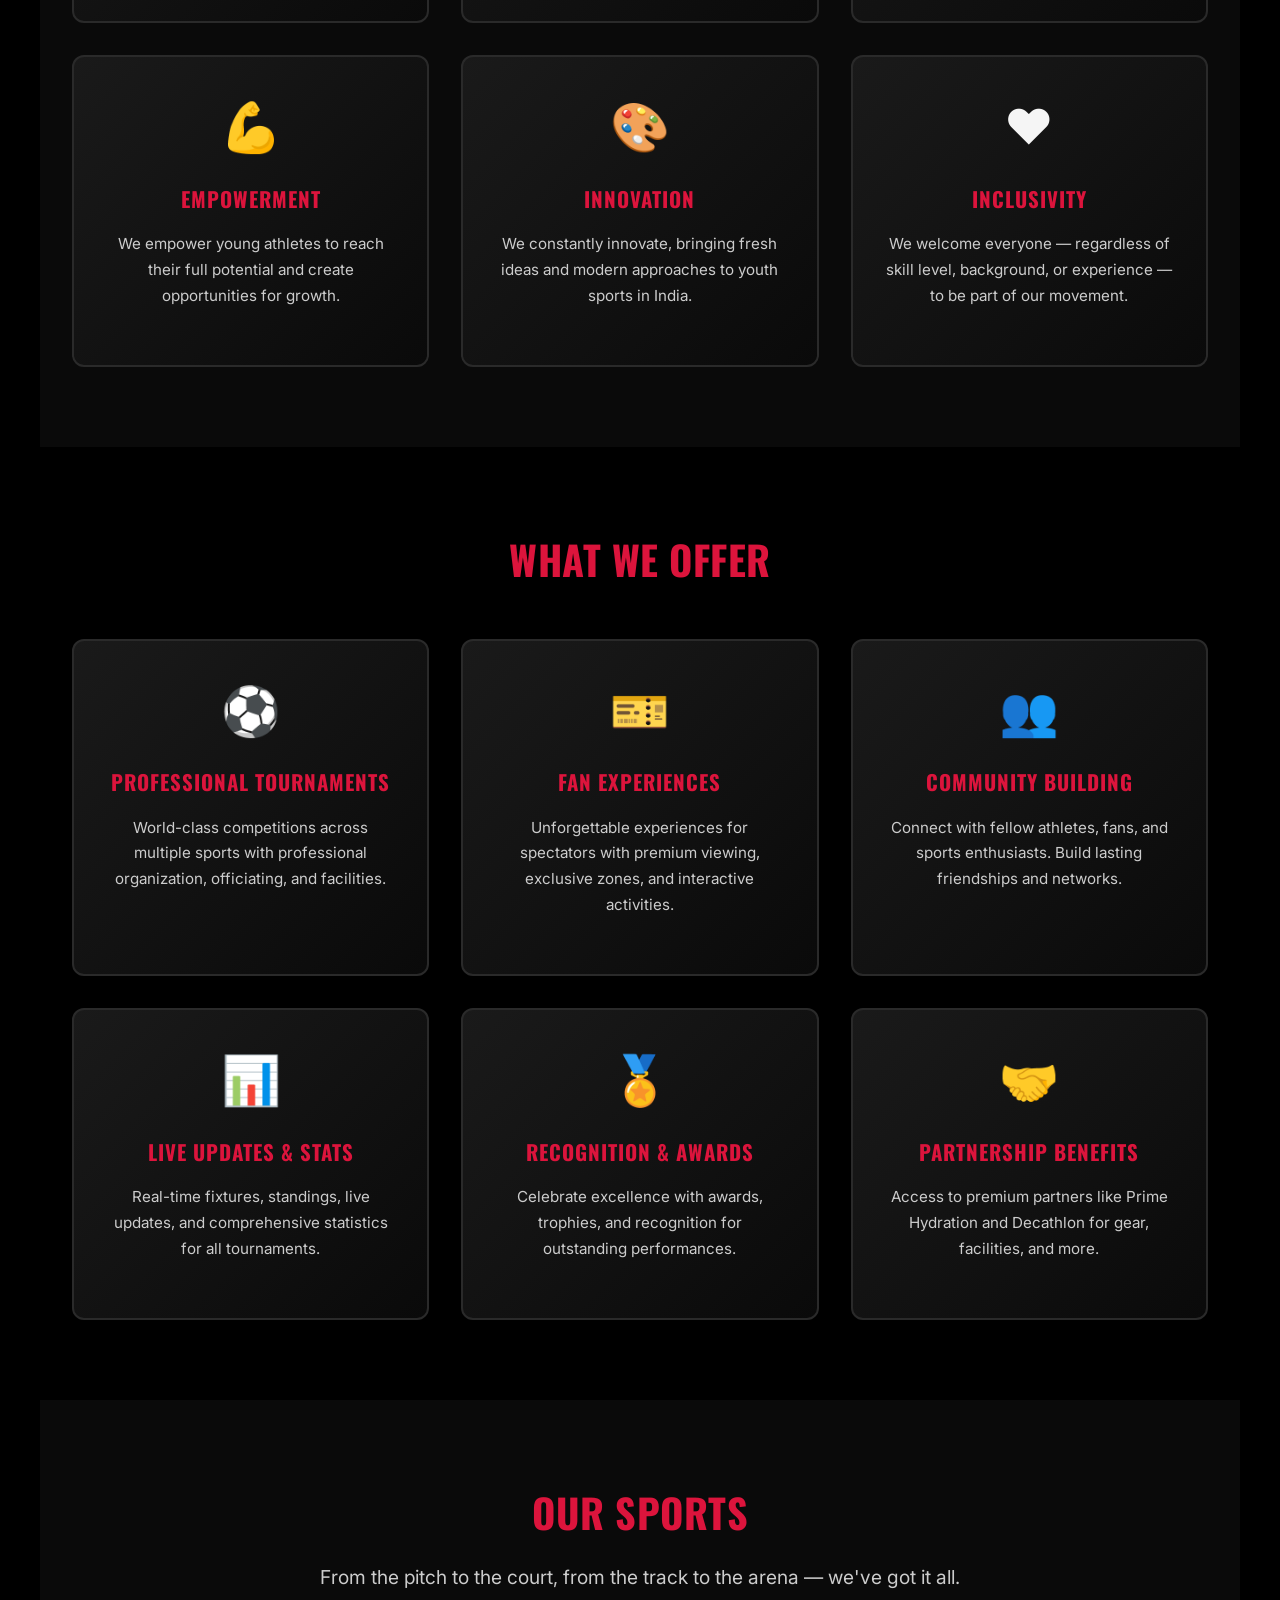
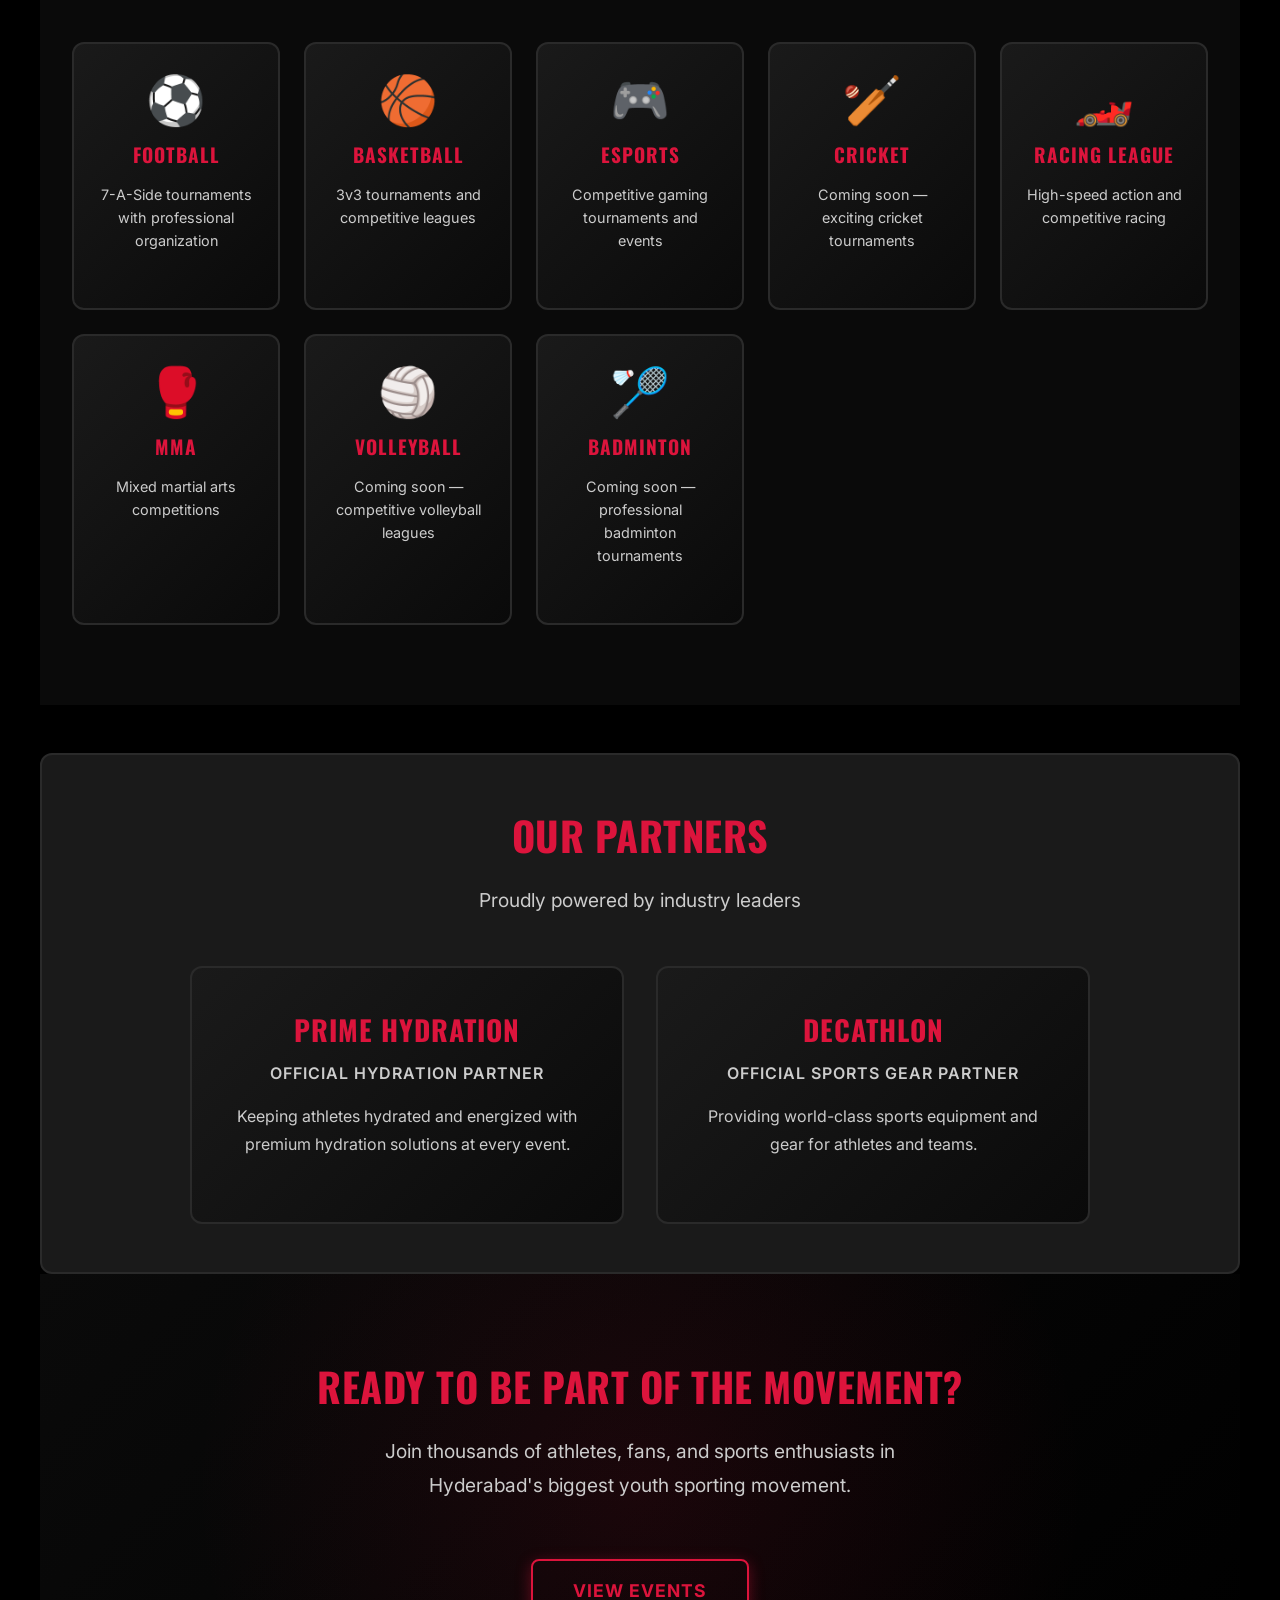
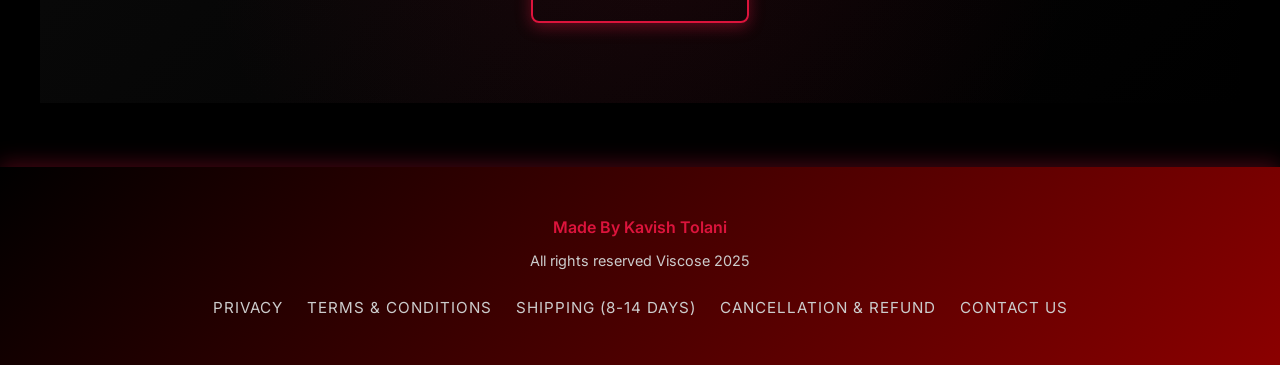
<file: home.html>
<!DOCTYPE html>
<html lang="en">
<head>
    <meta charset="UTF-8">
    <meta name="viewport" content="width=device-width, initial-scale=1.0">
    <title>Viscose Sports - Hyderabad's Biggest Youth Sporting Movement</title>
    <link rel="stylesheet" href="styles.css">
    <script src="script.js"></script>
</head>
<body>
    <header class="hero-bar">
        <a href="home.html" class="logo">Viscose</a>
        <button class="menu-toggle" aria-label="Toggle menu">
            <span></span>
            <span></span>
            <span></span>
        </button>
        <nav>
            <ul>
                <li><a href="home.html">Home</a></li>
                <li><a href="our-events.html">Our Events</a></li>
                <li><a href="events.html">Future Events</a></li>
                <li><a href="lucky-draws.html">Lucky Draws</a></li>
                <li><a href="leadership.html">Leadership</a></li>
                <li><a href="contact.html">Contact Us</a></li>
            </ul>
        </nav>
    </header>

    <!-- Hero Section -->
    <section id="home" class="hero">
        <div class="hero-content">
            <h1>Welcome to Viscose</h1>
            <p class="hero-subtitle">Hyderabad's biggest youth sporting movement</p>
            <p class="hero-description">Where passion meets competition, and community comes alive through sport.</p>
            <div class="hero-buttons">
            </div>
        </div>
    </section>

    <!-- Mission & Purpose Section -->
    <section id="mission" class="mission-section">
        <div class="section-container">
            <h2>Our Mission & Purpose</h2>
            <div class="mission-content">
                <div class="mission-card">
                    <span class="mission-icon">🎯</span>
                    <h3>Our Mission</h3>
                    <p>To redefine how Hyderabad plays, competes, and comes together through sport. We're building more than a league — we're creating a movement that empowers young athletes, fosters community, and celebrates the spirit of competition.</p>
                </div>
                <div class="mission-card">
                    <span class="mission-icon">💡</span>
                    <h3>Our Purpose</h3>
                    <p>Viscose Sports exists to provide world-class sporting experiences that inspire, unite, and elevate. We believe every young athlete deserves a platform to shine, every team deserves professional competition, and every fan deserves unforgettable moments.</p>
                </div>
                <div class="mission-card">
                    <span class="mission-icon">🚀</span>
                    <h3>Our Vision</h3>
                    <p>To become the premier youth sports platform in India, where passion, talent, and community converge. We envision a future where Viscose is synonymous with excellence, innovation, and the transformative power of sport.</p>
                </div>
            </div>
        </div>
    </section>

    <!-- About Section -->
    <section id="about" class="about-section">
        <div class="section-container">
            <h2>About Viscose Sports</h2>
            <div class="about-content">
                <div class="about-text">
                    <p class="lead">Viscose Sports is Hyderabad's fastest-growing, youth-led sporting movement founded with one mission — to redefine how our city plays, competes, and comes together through sport.</p>
                    <p>Created by young founders <strong>Kavish Tolani</strong> and <strong>Adesh Seetala</strong>, Viscose Sports represents a new generation of athletes, creators, fans, and leaders building something bigger than a league — a community.</p>
                    <p>In 2025, Viscose Sports is hosting large-scale tournaments in football, basketball, and eSports, with future expansions into cricket, F1 simulations, volleyball, badminton, MMA, racing leagues, and more. Every event is designed to be professionally run, high-energy, and unforgettable — giving players and fans a world-class experience.</p>
                    <p>Viscose is powered by collaboration. We proudly partner with <strong>Prime Hydration</strong> as our Official Hydration Partner and <strong>Decathlon</strong> as our Official Sports Gear Partner — strengthening the quality, scale, and professionalism of every tournament we host.</p>
                    <p class="highlight">Today, Viscose Sports is not just a company — it's a youth movement. A platform built for passion, competition, opportunity, and community. A space where young athletes rise, teams are formed, champions are made, and Hyderabad comes alive with sport.</p>
                    <p class="tagline">At Viscose, sports aren't just what we play — they're who we are.</p>
                </div>
            </div>
        </div>
    </section>

    <!-- Values Section -->
    <section id="values" class="values-section">
        <div class="section-container">
            <h2>Our Core Values</h2>
            <div class="values-grid">
                <div class="value-card">
                    <span class="value-icon">⚡</span>
                    <h3>Passion</h3>
                    <p>We live and breathe sports. Our passion drives everything we do, from organizing tournaments to supporting athletes.</p>
                </div>
                <div class="value-card">
                    <span class="value-icon">🤝</span>
                    <h3>Community</h3>
                    <p>We believe in the power of togetherness. Viscose is built by the community, for the community.</p>
                </div>
                <div class="value-card">
                    <span class="value-icon">🏆</span>
                    <h3>Excellence</h3>
                    <p>We strive for world-class standards in every event, ensuring professional experiences for all participants.</p>
                </div>
                <div class="value-card">
                    <span class="value-icon">💪</span>
                    <h3>Empowerment</h3>
                    <p>We empower young athletes to reach their full potential and create opportunities for growth.</p>
                </div>
                <div class="value-card">
                    <span class="value-icon">🎨</span>
                    <h3>Innovation</h3>
                    <p>We constantly innovate, bringing fresh ideas and modern approaches to youth sports in India.</p>
                </div>
                <div class="value-card">
                    <span class="value-icon">❤️</span>
                    <h3>Inclusivity</h3>
                    <p>We welcome everyone — regardless of skill level, background, or experience — to be part of our movement.</p>
                </div>
            </div>
        </div>
    </section>

    <!-- What We Offer Section -->
    <section id="offerings" class="offerings-section">
        <div class="section-container">
            <h2>What We Offer</h2>
            <div class="offerings-grid">
                <div class="offering-card">
                    <span class="offering-icon">⚽</span>
                    <h3>Professional Tournaments</h3>
                    <p>World-class competitions across multiple sports with professional organization, officiating, and facilities.</p>
                </div>
                <div class="offering-card">
                    <span class="offering-icon">🎫</span>
                    <h3>Fan Experiences</h3>
                    <p>Unforgettable experiences for spectators with premium viewing, exclusive zones, and interactive activities.</p>
                </div>
                <div class="offering-card">
                    <span class="offering-icon">👥</span>
                    <h3>Community Building</h3>
                    <p>Connect with fellow athletes, fans, and sports enthusiasts. Build lasting friendships and networks.</p>
                </div>
                <div class="offering-card">
                    <span class="offering-icon">📊</span>
                    <h3>Live Updates & Stats</h3>
                    <p>Real-time fixtures, standings, live updates, and comprehensive statistics for all tournaments.</p>
                </div>
                <div class="offering-card">
                    <span class="offering-icon">🏅</span>
                    <h3>Recognition & Awards</h3>
                    <p>Celebrate excellence with awards, trophies, and recognition for outstanding performances.</p>
                </div>
                <div class="offering-card">
                    <span class="offering-icon">🤝</span>
                    <h3>Partnership Benefits</h3>
                    <p>Access to premium partners like Prime Hydration and Decathlon for gear, facilities, and more.</p>
                </div>
            </div>
        </div>
    </section>

    <!-- Sports Section -->
    <section id="sports" class="sports-section">
        <div class="section-container">
            <h2>Our Sports</h2>
            <p class="section-subtitle">From the pitch to the court, from the track to the arena — we've got it all.</p>
            <div class="sports-grid">
                <div class="sport-card">
                    <span class="sport-icon">⚽</span>
                    <h3>Football</h3>
                    <p>7-A-Side tournaments with professional organization</p>
                </div>
                <div class="sport-card">
                    <span class="sport-icon">🏀</span>
                    <h3>Basketball</h3>
                    <p>3v3 tournaments and competitive leagues</p>
                </div>
                <div class="sport-card">
                    <span class="sport-icon">🎮</span>
                    <h3>eSports</h3>
                    <p>Competitive gaming tournaments and events</p>
                </div>
                <div class="sport-card">
                    <span class="sport-icon">🏏</span>
                    <h3>Cricket</h3>
                    <p>Coming soon — exciting cricket tournaments</p>
                </div>
                <div class="sport-card">
                    <span class="sport-icon">🏎️</span>
                    <h3>Racing League</h3>
                    <p>High-speed action and competitive racing</p>
                </div>
                <div class="sport-card">
                    <span class="sport-icon">🥊</span>
                    <h3>MMA</h3>
                    <p>Mixed martial arts competitions</p>
                </div>
                <div class="sport-card">
                    <span class="sport-icon">🏐</span>
                    <h3>Volleyball</h3>
                    <p>Coming soon — competitive volleyball leagues</p>
                </div>
                <div class="sport-card">
                    <span class="sport-icon">🏸</span>
                    <h3>Badminton</h3>
                    <p>Coming soon — professional badminton tournaments</p>
                </div>
            </div>
        </div>
    </section>

    <!-- Partners Section -->
    <section id="partners" class="partners-section">
        <div class="section-container">
            <h2>Our Partners</h2>
            <p class="section-subtitle">Proudly powered by industry leaders</p>
            <div class="partners-grid">
                <div class="partner-card">
                    <h3>Prime Hydration</h3>
                    <p class="partner-role">Official Hydration Partner</p>
                    <p>Keeping athletes hydrated and energized with premium hydration solutions at every event.</p>
                </div>
                <div class="partner-card">
                    <h3>Decathlon</h3>
                    <p class="partner-role">Official Sports Gear Partner</p>
                    <p>Providing world-class sports equipment and gear for athletes and teams.</p>
                </div>
            </div>
        </div>
    </section>

    <!-- CTA Section -->
    <section id="cta" class="cta-section">
        <div class="section-container">
            <div class="cta-content">
                <h2>Ready to Be Part of the Movement?</h2>
                <p>Join thousands of athletes, fans, and sports enthusiasts in Hyderabad's biggest youth sporting movement.</p>
                <div class="cta-buttons">
                    <a href="events.html" class="cta-button secondary">View Events</a>
                </div>
            </div>
        </div>
    </section>

    <footer>
        <div class="footer-meta">
            <p>Made By Kavish Tolani</p>
            <p>All rights reserved Viscose 2025</p>
        </div>
        <div class="footer-links">
            <a href="privacy.html">Privacy</a>
            <a href="terms-and-conditions.html">Terms &amp; Conditions</a>
            <a href="shipping.html">Shipping (8-14 Days)</a>
            <a href="cancellation-refund.html">Cancellation &amp; Refund</a>
            <a href="contact-9clothing.html">Contact Us</a>
        </div>
    </footer>
</body>
</html>
</file>
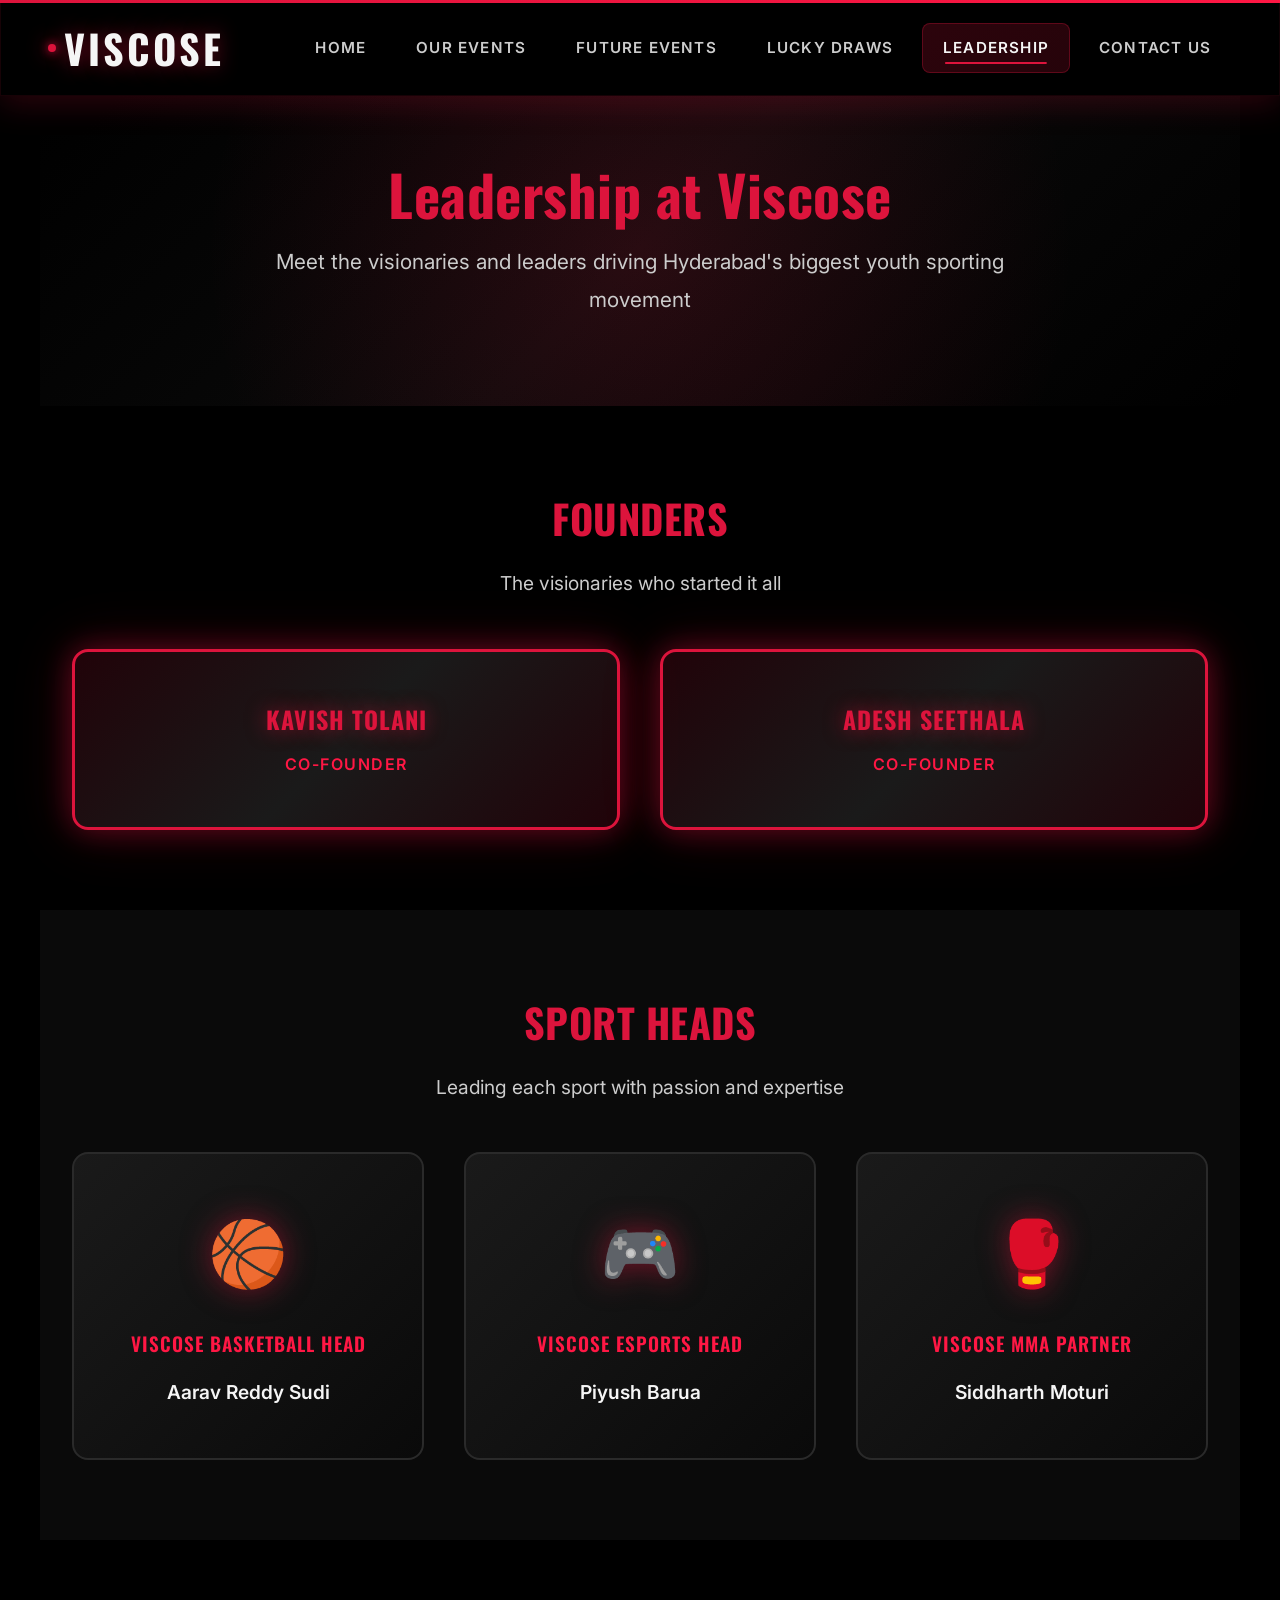
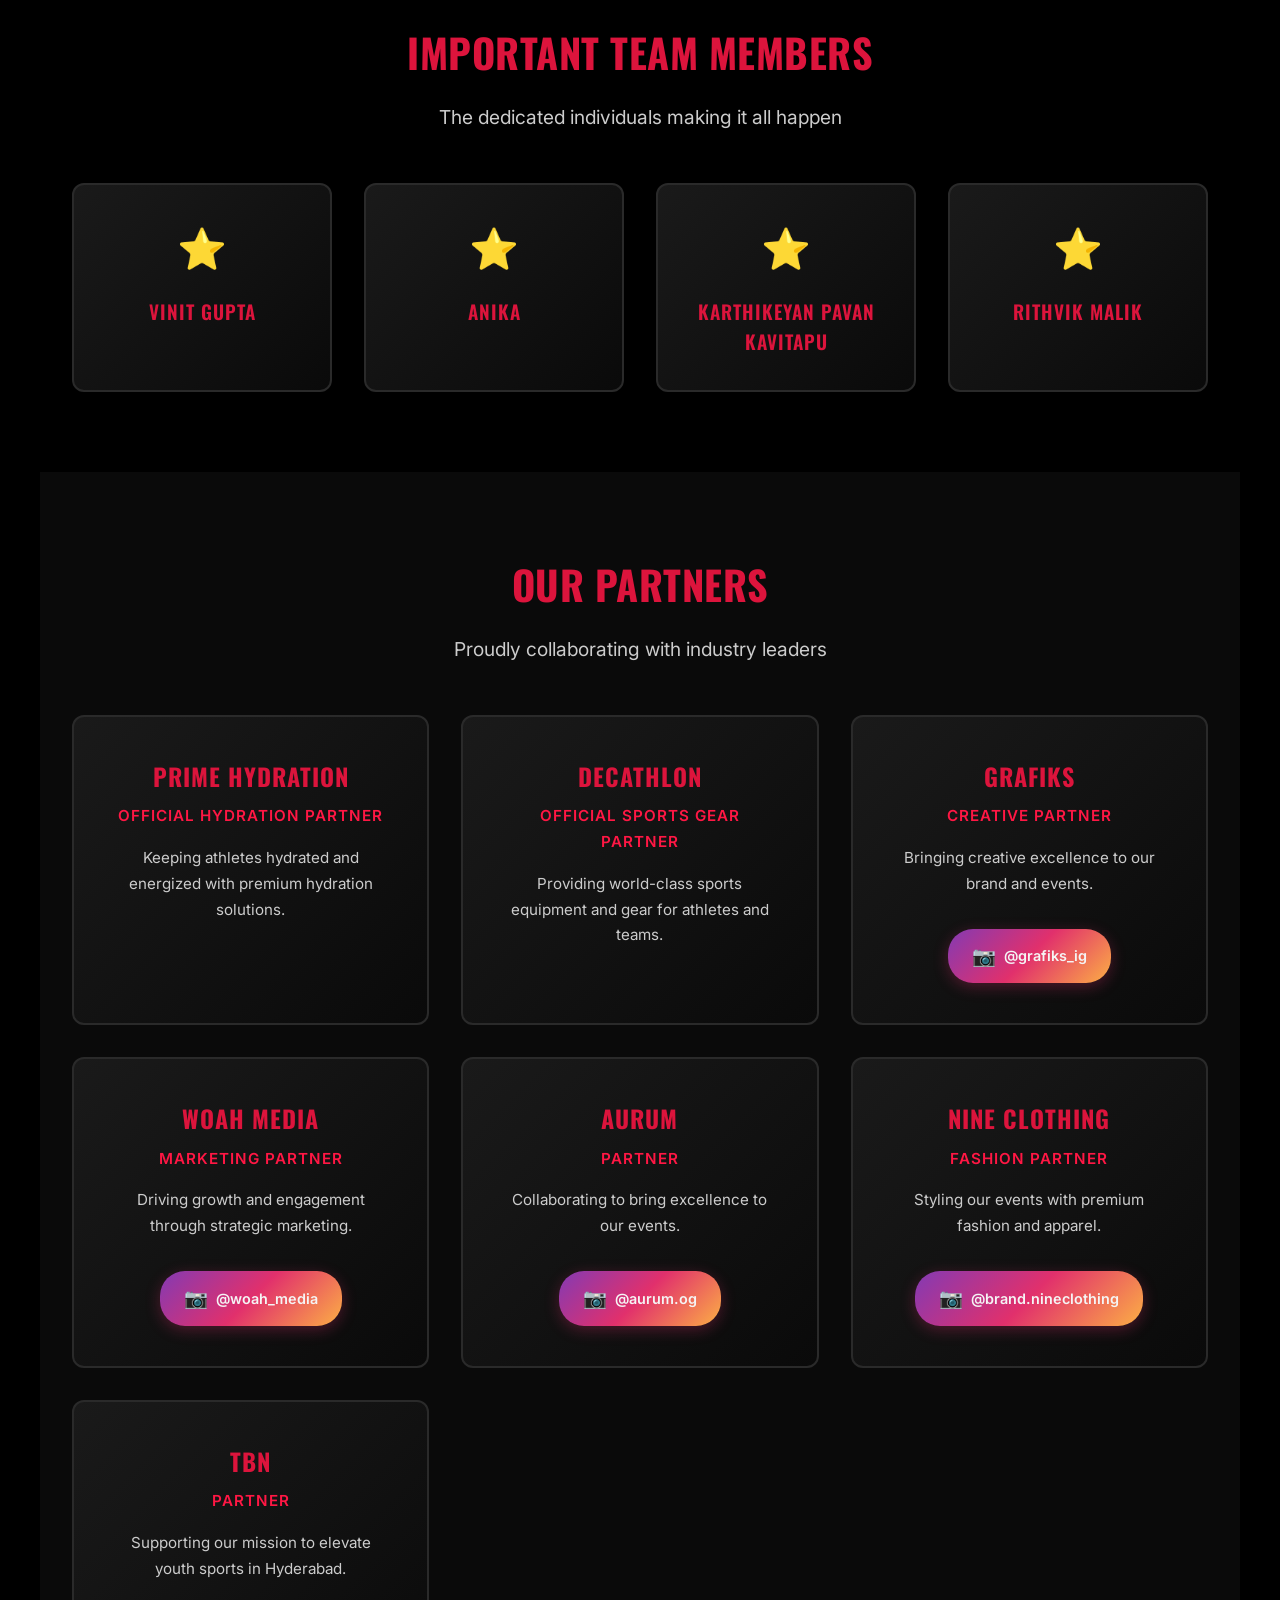
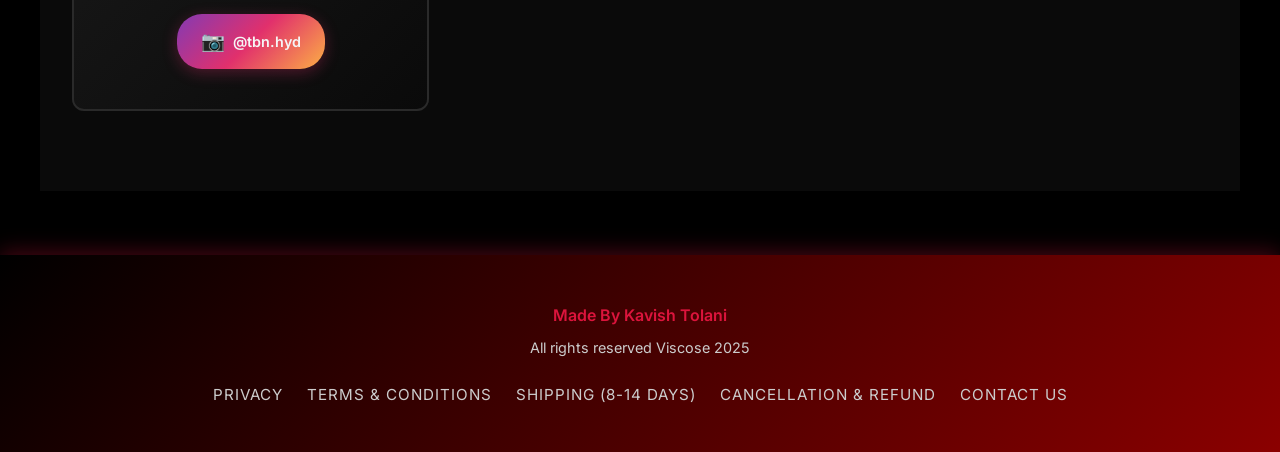
<file: leadership.html>
<!DOCTYPE html>
<html lang="en">
<head>
    <meta charset="UTF-8">
    <meta name="viewport" content="width=device-width, initial-scale=1.0">
    <title>Leadership - Viscose</title>
    <link rel="stylesheet" href="styles.css">
    <script src="script.js"></script>
</head>
<body>
    <header class="hero-bar">
        <a href="home.html" class="logo">Viscose</a>
        <button class="menu-toggle" aria-label="Toggle menu">
            <span></span>
            <span></span>
            <span></span>
        </button>
        <nav>
            <ul>
                <li><a href="home.html">Home</a></li>
                <li><a href="our-events.html">Our Events</a></li>
                <li><a href="events.html">Future Events</a></li>
                <li><a href="lucky-draws.html">Lucky Draws</a></li>
                <li><a href="leadership.html">Leadership</a></li>
                <li><a href="contact.html">Contact Us</a></li>
            </ul>
        </nav>
    </header>

    <!-- Hero Section -->
    <section class="leadership-hero">
        <div class="leadership-hero-content">
            <h1>Leadership at Viscose</h1>
            <p>Meet the visionaries and leaders driving Hyderabad's biggest youth sporting movement</p>
        </div>
    </section>

    <!-- Founders Section -->
    <section class="founders-section">
        <div class="section-container">
            <h2>Founders</h2>
            <p class="section-subtitle">The visionaries who started it all</p>
            <div class="founders-grid">
                <div class="leader-card founder-card">
                    <h3>Kavish Tolani</h3>
                    <p class="leader-role">Co-Founder</p>
                </div>
                <div class="leader-card founder-card">
                    <h3>Adesh Seethala</h3>
                    <p class="leader-role">Co-Founder</p>
                </div>
            </div>
        </div>
    </section>

    <!-- Sport Heads Section -->
    <section class="sport-heads-section">
        <div class="section-container">
            <h2>Sport Heads</h2>
            <p class="section-subtitle">Leading each sport with passion and expertise</p>
            <div class="sport-heads-grid">
                <div class="leader-card sport-head-card">
                    <div class="sport-head-icon">🏀</div>
                    <h3>Viscose Basketball Head</h3>
                    <p class="leader-name">Aarav Reddy Sudi</p>
                </div>
                <div class="leader-card sport-head-card">
                    <div class="sport-head-icon">🎮</div>
                    <h3>Viscose Esports Head</h3>
                    <p class="leader-name">Piyush Barua</p>
                </div>
                <div class="leader-card sport-head-card">
                    <div class="sport-head-icon">🥊</div>
                    <h3>Viscose MMA Partner</h3>
                    <p class="leader-name">Siddharth Moturi</p>
                </div>
            </div>
        </div>
    </section>

    <!-- Team Members Section -->
    <section class="team-members-section">
        <div class="section-container">
            <h2>Important Team Members</h2>
            <p class="section-subtitle">The dedicated individuals making it all happen</p>
            <div class="team-members-grid">
                <div class="team-member-card">
                    <div class="team-member-icon">⭐</div>
                    <h4>Vinit Gupta</h4>
                </div>
                <div class="team-member-card">
                    <div class="team-member-icon">⭐</div>
                    <h4>Anika</h4>
                </div>
                <div class="team-member-card">
                    <div class="team-member-icon">⭐</div>
                    <h4>Karthikeyan Pavan Kavitapu</h4>
                </div>
                <div class="team-member-card">
                    <div class="team-member-icon">⭐</div>
                    <h4>Rithvik Malik</h4>
                </div>
            </div>
        </div>
    </section>

    <!-- Partners Section -->
    <section class="partners-leadership-section">
        <div class="section-container">
            <h2>Our Partners</h2>
            <p class="section-subtitle">Proudly collaborating with industry leaders</p>
            <div class="partners-leadership-grid">
                <div class="partner-leadership-card">
                    <h3>Prime Hydration</h3>
                    <p class="partner-role">Official Hydration Partner</p>
                    <p>Keeping athletes hydrated and energized with premium hydration solutions.</p>
                </div>
                <div class="partner-leadership-card">
                    <h3>Decathlon</h3>
                    <p class="partner-role">Official Sports Gear Partner</p>
                    <p>Providing world-class sports equipment and gear for athletes and teams.</p>
                </div>
                <div class="partner-leadership-card">
                    <h3>GrafiKS</h3>
                    <p class="partner-role">Creative Partner</p>
                    <p>Bringing creative excellence to our brand and events.</p>
                    <a href="https://www.instagram.com/grafiks_ig?igsh=MWxkeWRzYnptY2c5Nw==" target="_blank" class="partner-instagram-link">
                        <span class="instagram-icon-small">📷</span>
                        @grafiks_ig
                    </a>
                </div>
                <div class="partner-leadership-card">
                    <h3>Woah Media</h3>
                    <p class="partner-role">Marketing Partner</p>
                    <p>Driving growth and engagement through strategic marketing.</p>
                    <a href="https://www.instagram.com/woah_media/" target="_blank" class="partner-instagram-link">
                        <span class="instagram-icon-small">📷</span>
                        @woah_media
                    </a>
                </div>
                <div class="partner-leadership-card">
                    <h3>Aurum</h3>
                    <p class="partner-role">Partner</p>
                    <p>Collaborating to bring excellence to our events.</p>
                    <a href="https://www.instagram.com/aurum.og?igsh=bDI1ZWttdXdhN2x4" target="_blank" class="partner-instagram-link">
                        <span class="instagram-icon-small">📷</span>
                        @aurum.og
                    </a>
                </div>
                <div class="partner-leadership-card">
                    <h3>Nine Clothing</h3>
                    <p class="partner-role">Fashion Partner</p>
                    <p>Styling our events with premium fashion and apparel.</p>
                    <a href="https://www.instagram.com/brand.nineclothing?igsh=MW5oN2l2b2RyY3B6aA==" target="_blank" class="partner-instagram-link">
                        <span class="instagram-icon-small">📷</span>
                        @brand.nineclothing
                    </a>
                </div>
                <div class="partner-leadership-card">
                    <h3>TBN</h3>
                    <p class="partner-role">Partner</p>
                    <p>Supporting our mission to elevate youth sports in Hyderabad.</p>
                    <a href="https://www.instagram.com/tbn.hyd?igsh=ZHQ4ejA1OHIyZDV3" target="_blank" class="partner-instagram-link">
                        <span class="instagram-icon-small">📷</span>
                        @tbn.hyd
                    </a>
                </div>
            </div>
        </div>
    </section>

    <footer>
        <div class="footer-meta">
            <p>Made By Kavish Tolani</p>
            <p>All rights reserved Viscose 2025</p>
        </div>
        <div class="footer-links">
            <a href="privacy.html">Privacy</a>
            <a href="terms-and-conditions.html">Terms &amp; Conditions</a>
            <a href="shipping.html">Shipping (8-14 Days)</a>
            <a href="cancellation-refund.html">Cancellation &amp; Refund</a>
            <a href="contact-9clothing.html">Contact Us</a>
        </div>
    </footer>
</body>
</html>
</file>
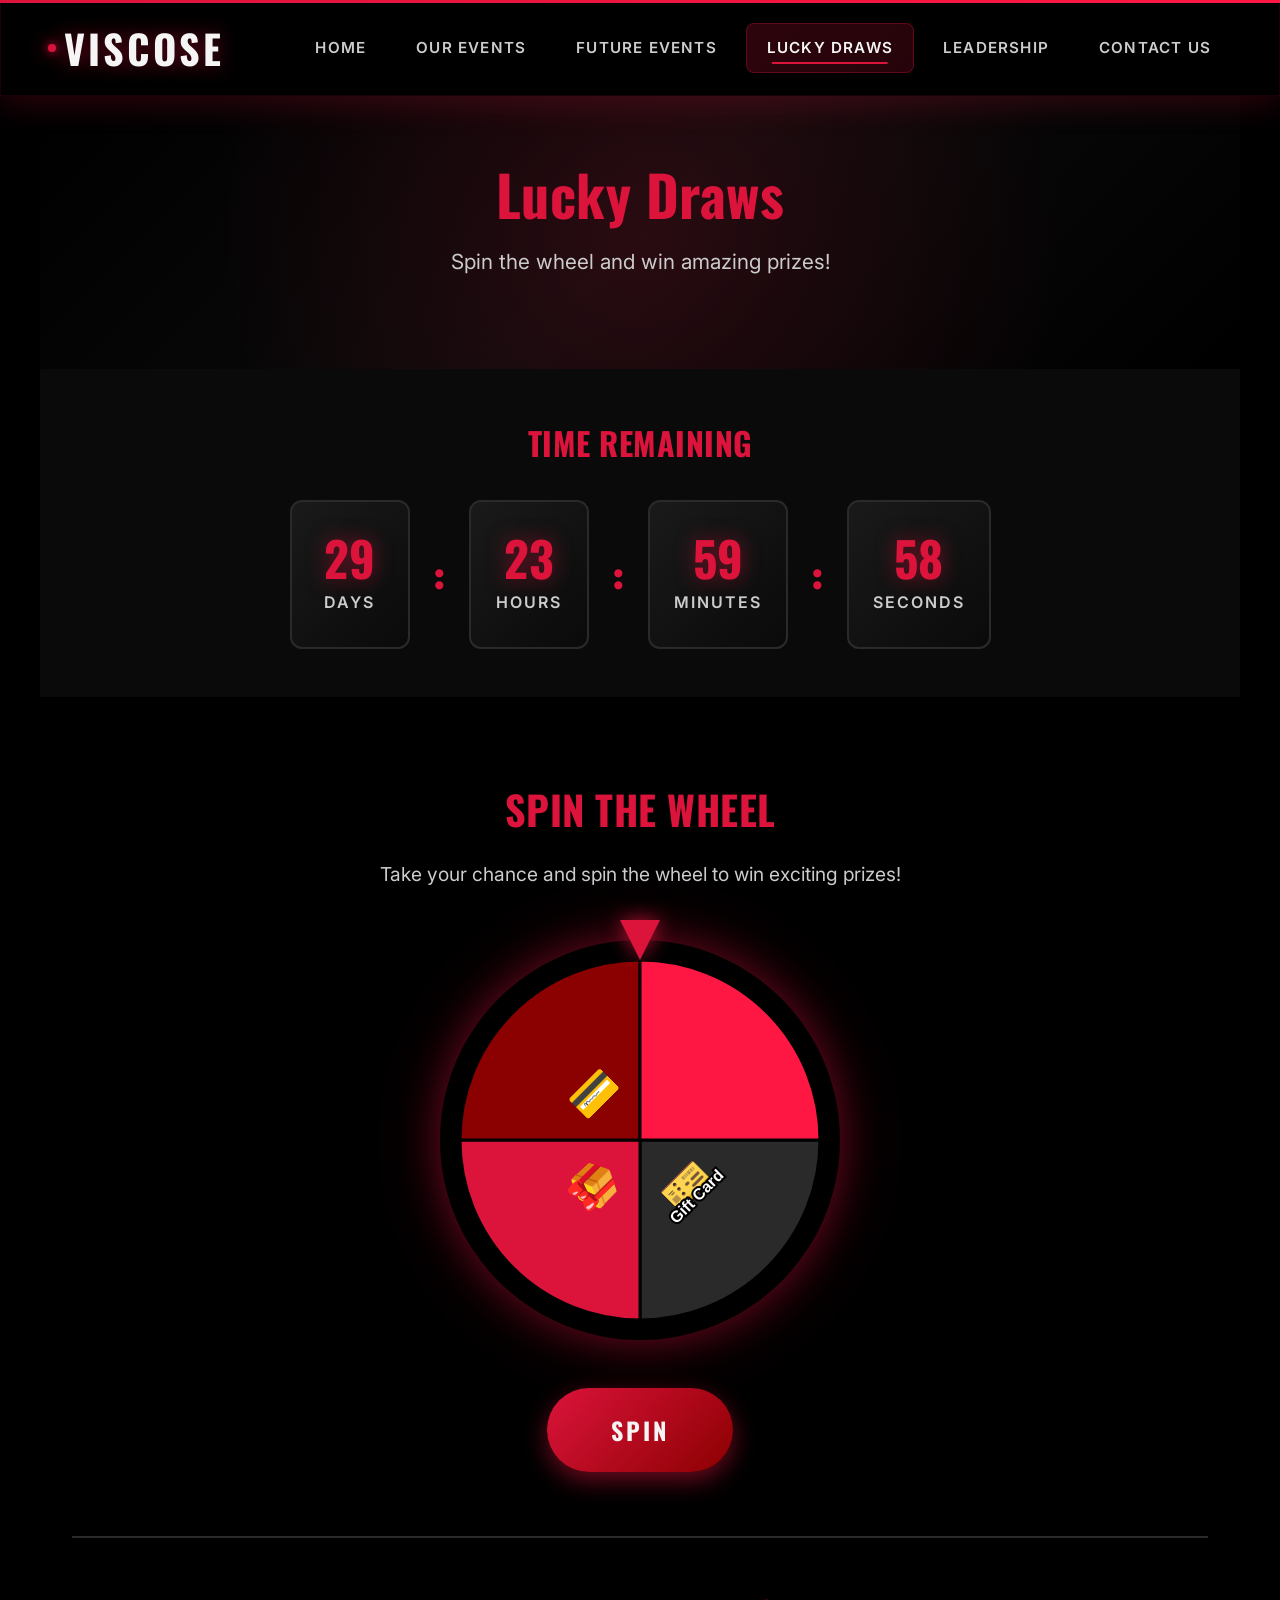
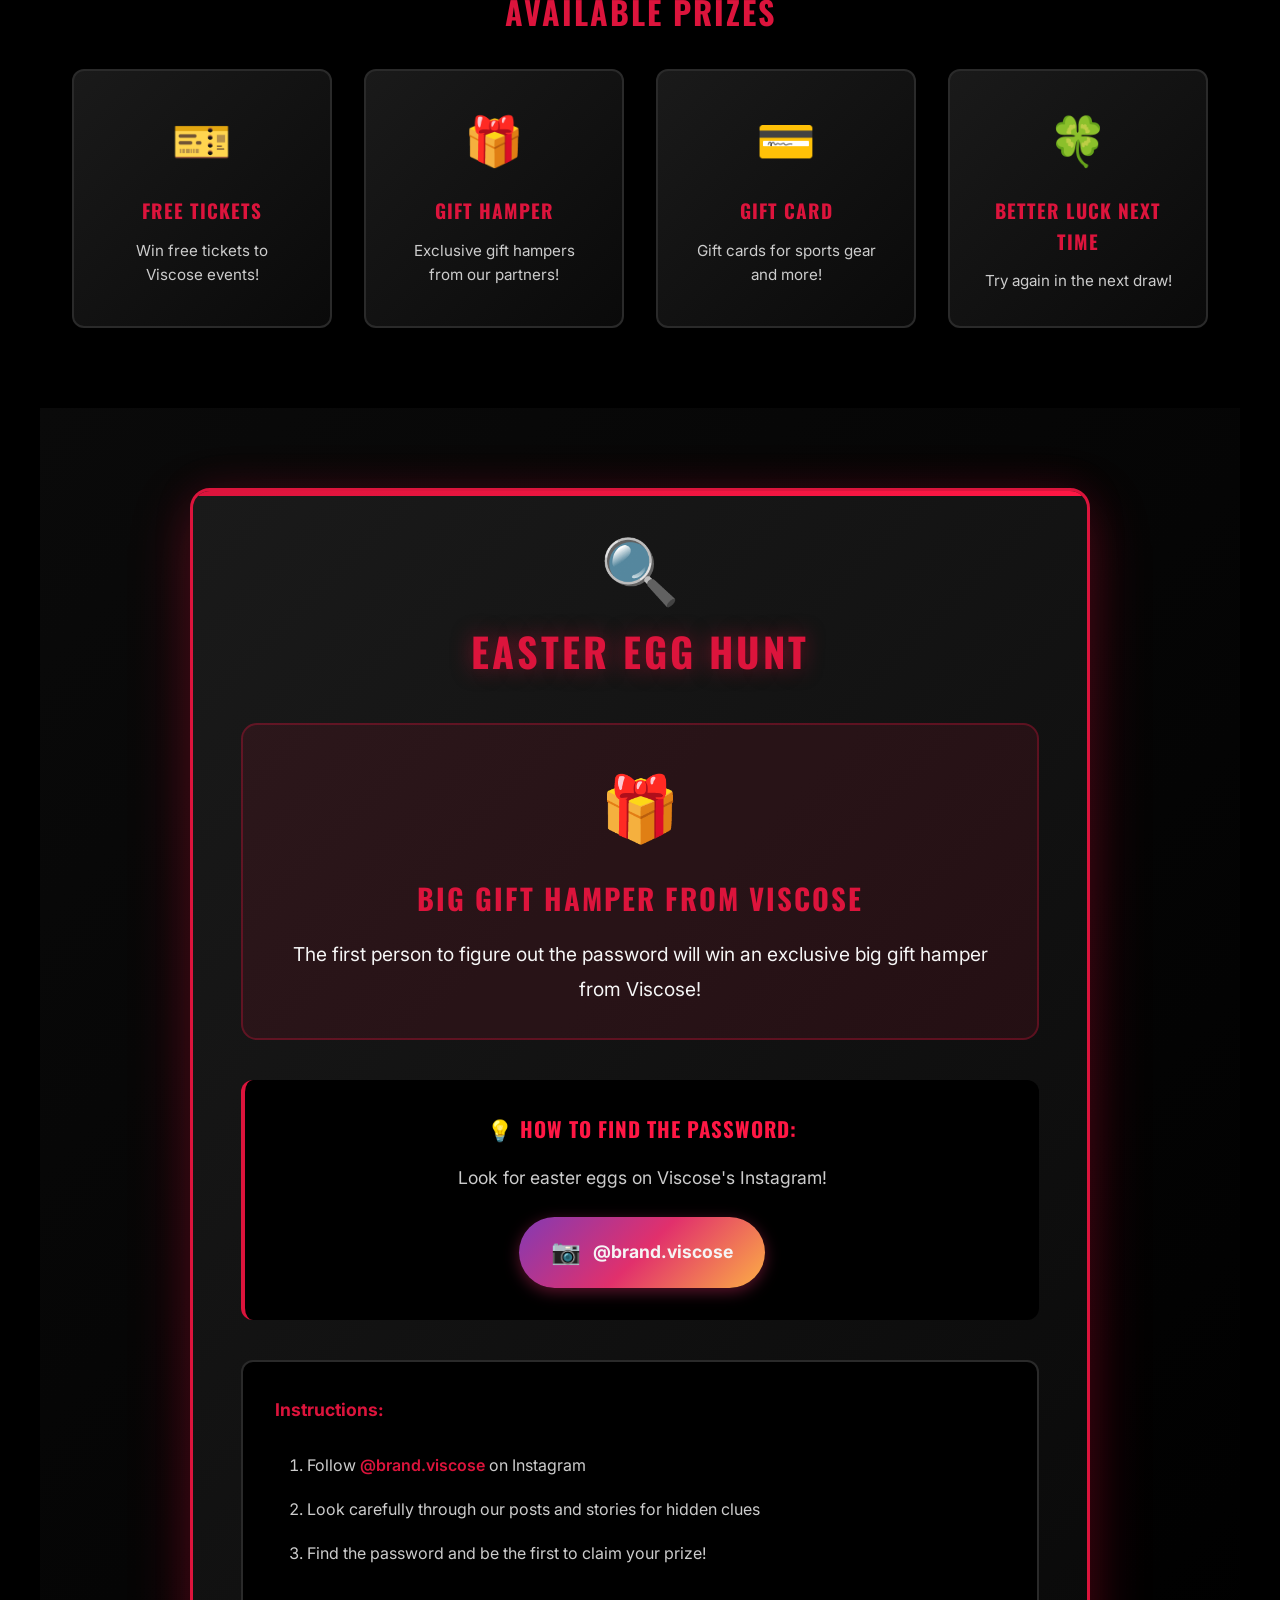
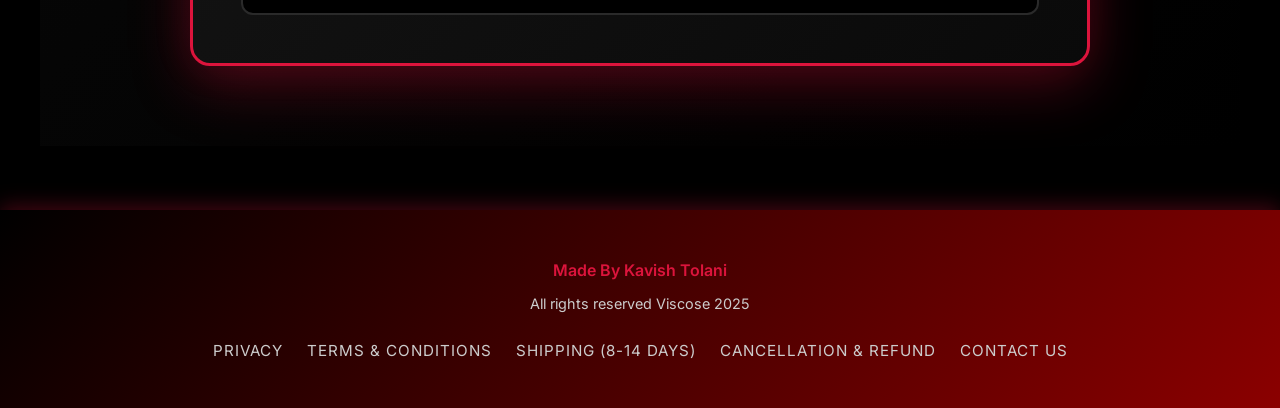
<file: lucky-draws.html>
<!DOCTYPE html>
<html lang="en">
<head>
    <meta charset="UTF-8">
    <meta name="viewport" content="width=device-width, initial-scale=1.0">
    <title>Lucky Draws - Viscose</title>
    <link rel="stylesheet" href="styles.css">
    <script src="script.js"></script>
</head>
<body>
    <header class="hero-bar">
        <a href="home.html" class="logo">Viscose</a>
        <button class="menu-toggle" aria-label="Toggle menu">
            <span></span>
            <span></span>
            <span></span>
        </button>
        <nav>
            <ul>
                <li><a href="home.html">Home</a></li>
                <li><a href="our-events.html">Our Events</a></li>
                <li><a href="events.html">Future Events</a></li>
                <li><a href="lucky-draws.html">Lucky Draws</a></li>
                <li><a href="leadership.html">Leadership</a></li>
                <li><a href="contact.html">Contact Us</a></li>
            </ul>
        </nav>
    </header>

    <!-- Hero Section -->
    <section class="lucky-draws-hero">
        <div class="lucky-draws-hero-content">
            <h1>Lucky Draws</h1>
            <p>Spin the wheel and win amazing prizes!</p>
        </div>
    </section>

    <!-- Countdown Timer Section -->
    <section class="countdown-section">
        <div class="section-container">
            <h2>Time Remaining</h2>
            <div class="countdown-timer">
                <div class="countdown-item">
                    <div class="countdown-number" id="days">00</div>
                    <div class="countdown-label">Days</div>
                </div>
                <div class="countdown-separator">:</div>
                <div class="countdown-item">
                    <div class="countdown-number" id="hours">00</div>
                    <div class="countdown-label">Hours</div>
                </div>
                <div class="countdown-separator">:</div>
                <div class="countdown-item">
                    <div class="countdown-number" id="minutes">00</div>
                    <div class="countdown-label">Minutes</div>
                </div>
                <div class="countdown-separator">:</div>
                <div class="countdown-item">
                    <div class="countdown-number" id="seconds">00</div>
                    <div class="countdown-label">Seconds</div>
                </div>
            </div>
        </div>
    </section>

    <!-- Spin the Wheel Section -->
    <section class="wheel-section">
        <div class="section-container">
            <h2>Spin the Wheel</h2>
            <p class="wheel-description">Take your chance and spin the wheel to win exciting prizes!</p>
            
            <div class="wheel-container">
                <div class="wheel-wrapper">
                    <canvas id="wheelCanvas"></canvas>
                    <div class="wheel-pointer"></div>
                </div>
                <button id="spinButton" class="spin-button">SPIN</button>
            </div>

            <!-- Result Modal -->
            <div id="resultModal" class="result-modal">
                <div class="result-modal-content">
                    <span class="close-result">&times;</span>
                    <div id="resultContent">
                        <h3 id="resultTitle">Congratulations!</h3>
                        <div id="resultPrize"></div>
                        <p id="resultMessage"></p>
                        <button id="closeResultBtn" class="cta-button">Close</button>
                    </div>
                </div>
            </div>

            <!-- Prize Information -->
            <div class="prize-info">
                <h3>Available Prizes</h3>
                <div class="prizes-grid">
                    <div class="prize-card">
                        <span class="prize-icon">🎫</span>
                        <h4>Free Tickets</h4>
                        <p>Win free tickets to Viscose events!</p>
                    </div>
                    <div class="prize-card">
                        <span class="prize-icon">🎁</span>
                        <h4>Gift Hamper</h4>
                        <p>Exclusive gift hampers from our partners!</p>
                    </div>
                    <div class="prize-card">
                        <span class="prize-icon">💳</span>
                        <h4>Gift Card</h4>
                        <p>Gift cards for sports gear and more!</p>
                    </div>
                    <div class="prize-card">
                        <span class="prize-icon">🍀</span>
                        <h4>Better Luck Next Time</h4>
                        <p>Try again in the next draw!</p>
                    </div>
                </div>
            </div>
        </div>
    </section>

    <!-- Easter Egg Section -->
    <section class="easter-egg-section">
        <div class="section-container">
            <div class="easter-egg-card">
                <div class="easter-egg-header">
                    <span class="easter-egg-icon">🔍</span>
                    <h2>Easter Egg Hunt</h2>
                </div>
                <div class="easter-egg-content">
                    <div class="easter-egg-prize">
                        <span class="prize-badge">🎁</span>
                        <h3>Big Gift Hamper from Viscose</h3>
                        <p class="prize-description">The first person to figure out the password will win an exclusive big gift hamper from Viscose!</p>
                    </div>
                    <div class="easter-egg-hint">
                        <h4>💡 How to Find the Password:</h4>
                        <p>Look for easter eggs on Viscose's Instagram!</p>
                        <a href="https://www.instagram.com/brand.viscose" target="_blank" class="instagram-link">
                            <span class="instagram-icon">📷</span>
                            <span>@brand.viscose</span>
                        </a>
                    </div>
                    <div class="easter-egg-instructions">
                        <p><strong>Instructions:</strong></p>
                        <ol>
                            <li>Follow <a href="https://www.instagram.com/brand.viscose" target="_blank">@brand.viscose</a> on Instagram</li>
                            <li>Look carefully through our posts and stories for hidden clues</li>
                            <li>Find the password and be the first to claim your prize!</li>
                        </ol>
                    </div>
                </div>
            </div>
        </div>
    </section>

    <footer>
        <div class="footer-meta">
            <p>Made By Kavish Tolani</p>
            <p>All rights reserved Viscose 2025</p>
        </div>
        <div class="footer-links">
            <a href="privacy.html">Privacy</a>
            <a href="terms-and-conditions.html">Terms &amp; Conditions</a>
            <a href="shipping.html">Shipping (8-14 Days)</a>
            <a href="cancellation-refund.html">Cancellation &amp; Refund</a>
            <a href="contact-9clothing.html">Contact Us</a>
        </div>
    </footer>
</body>
</html>
</file>
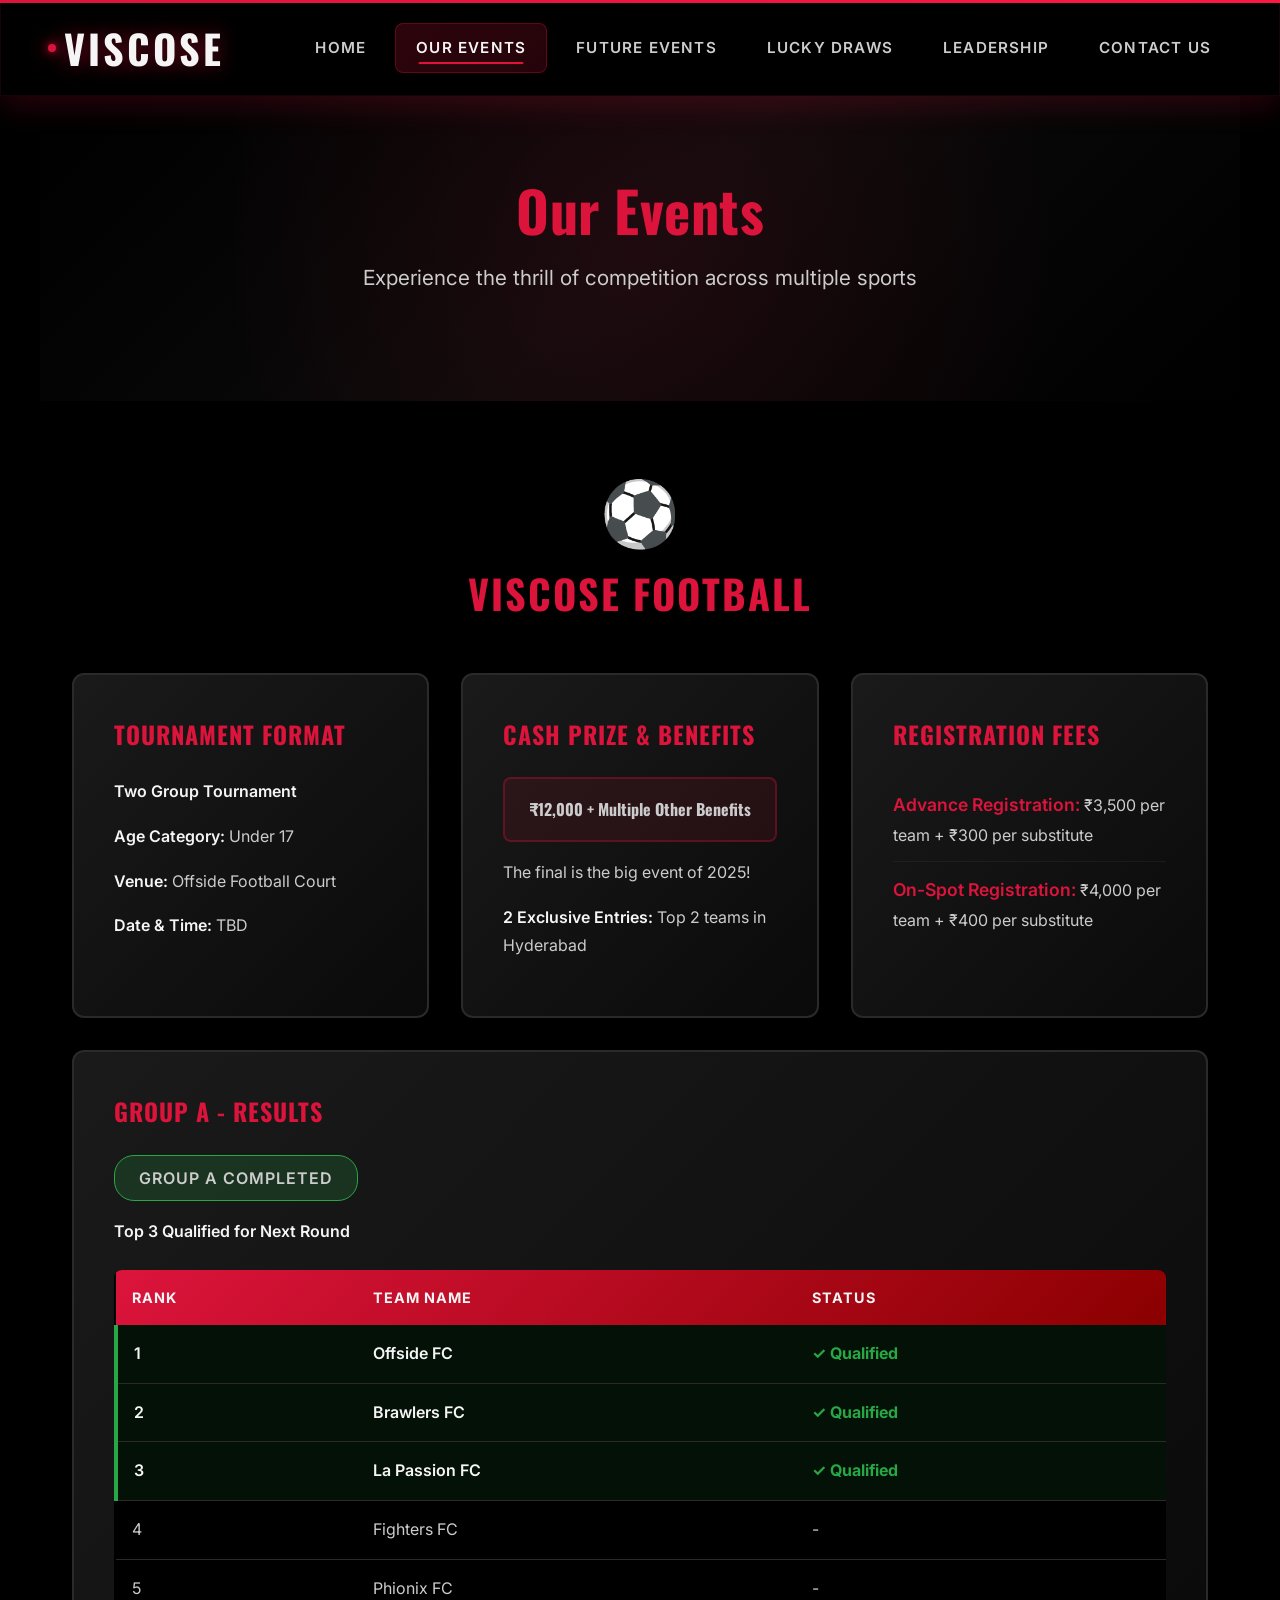
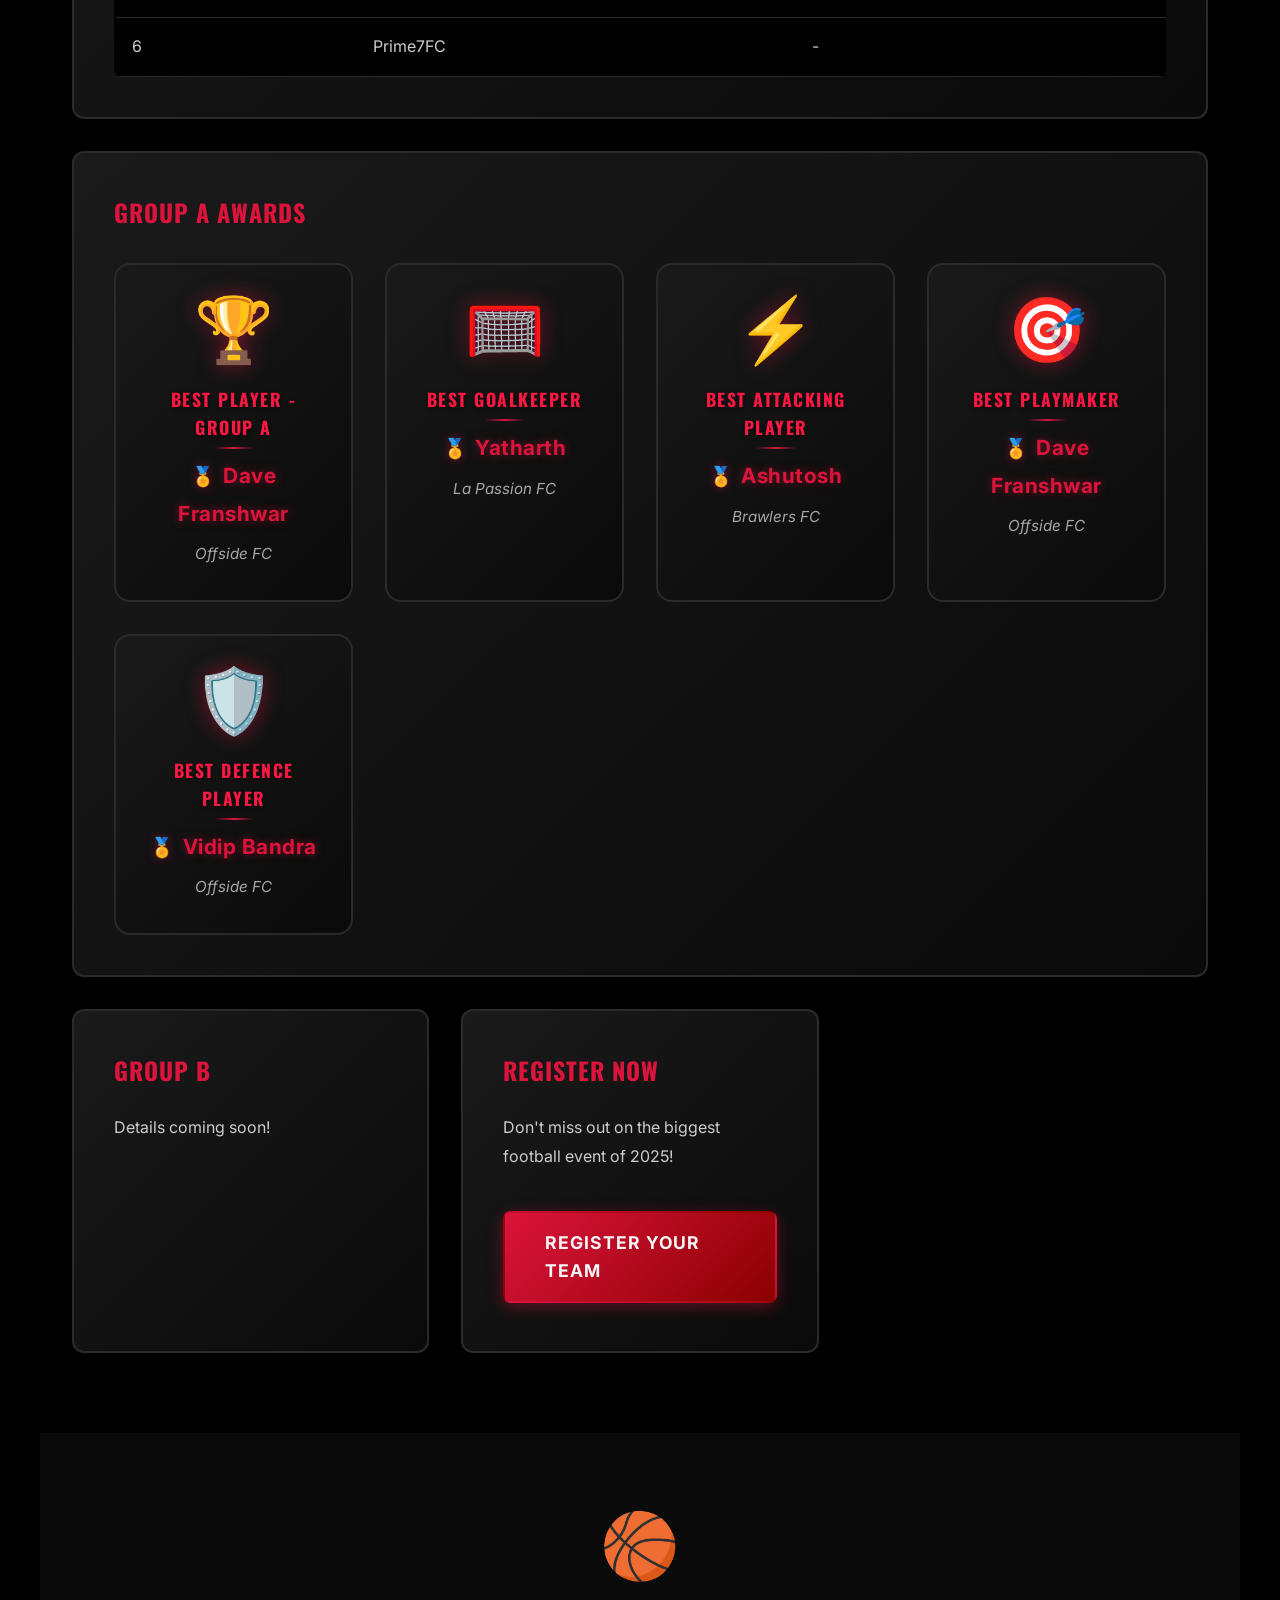
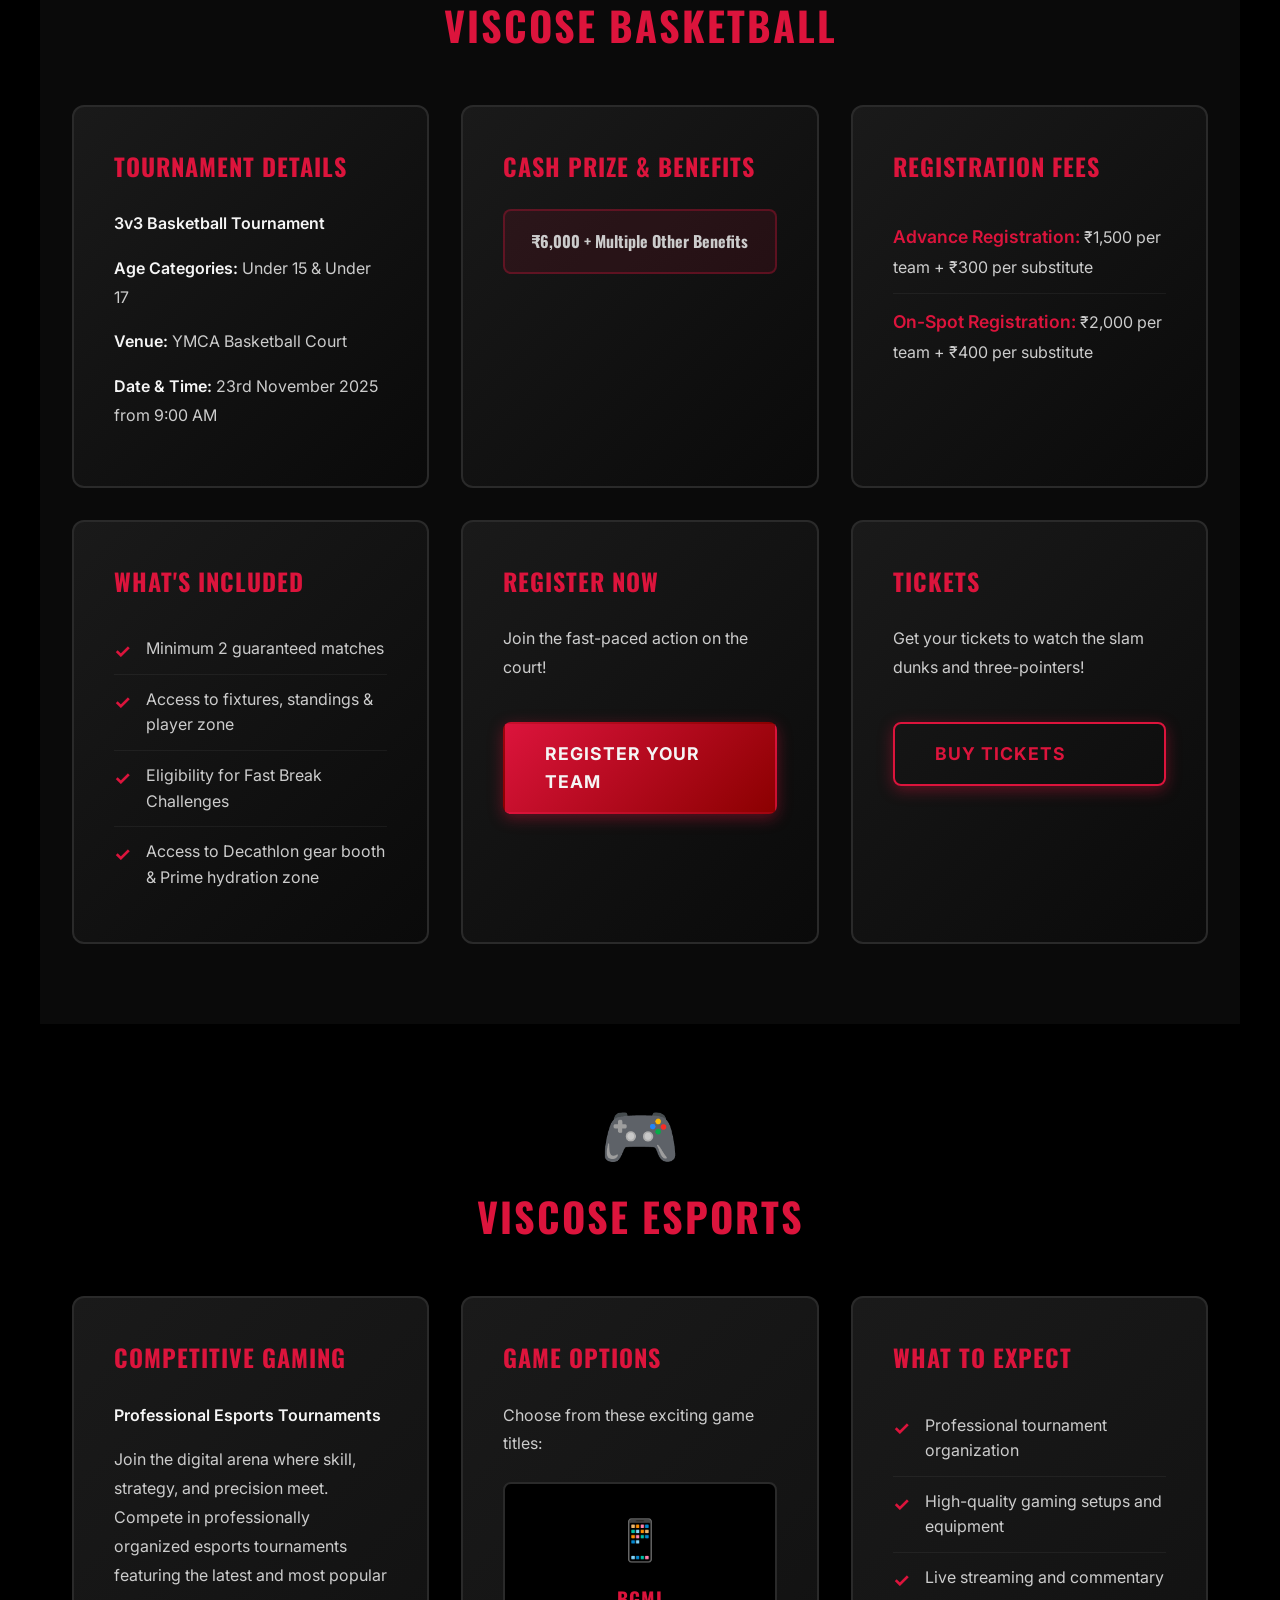
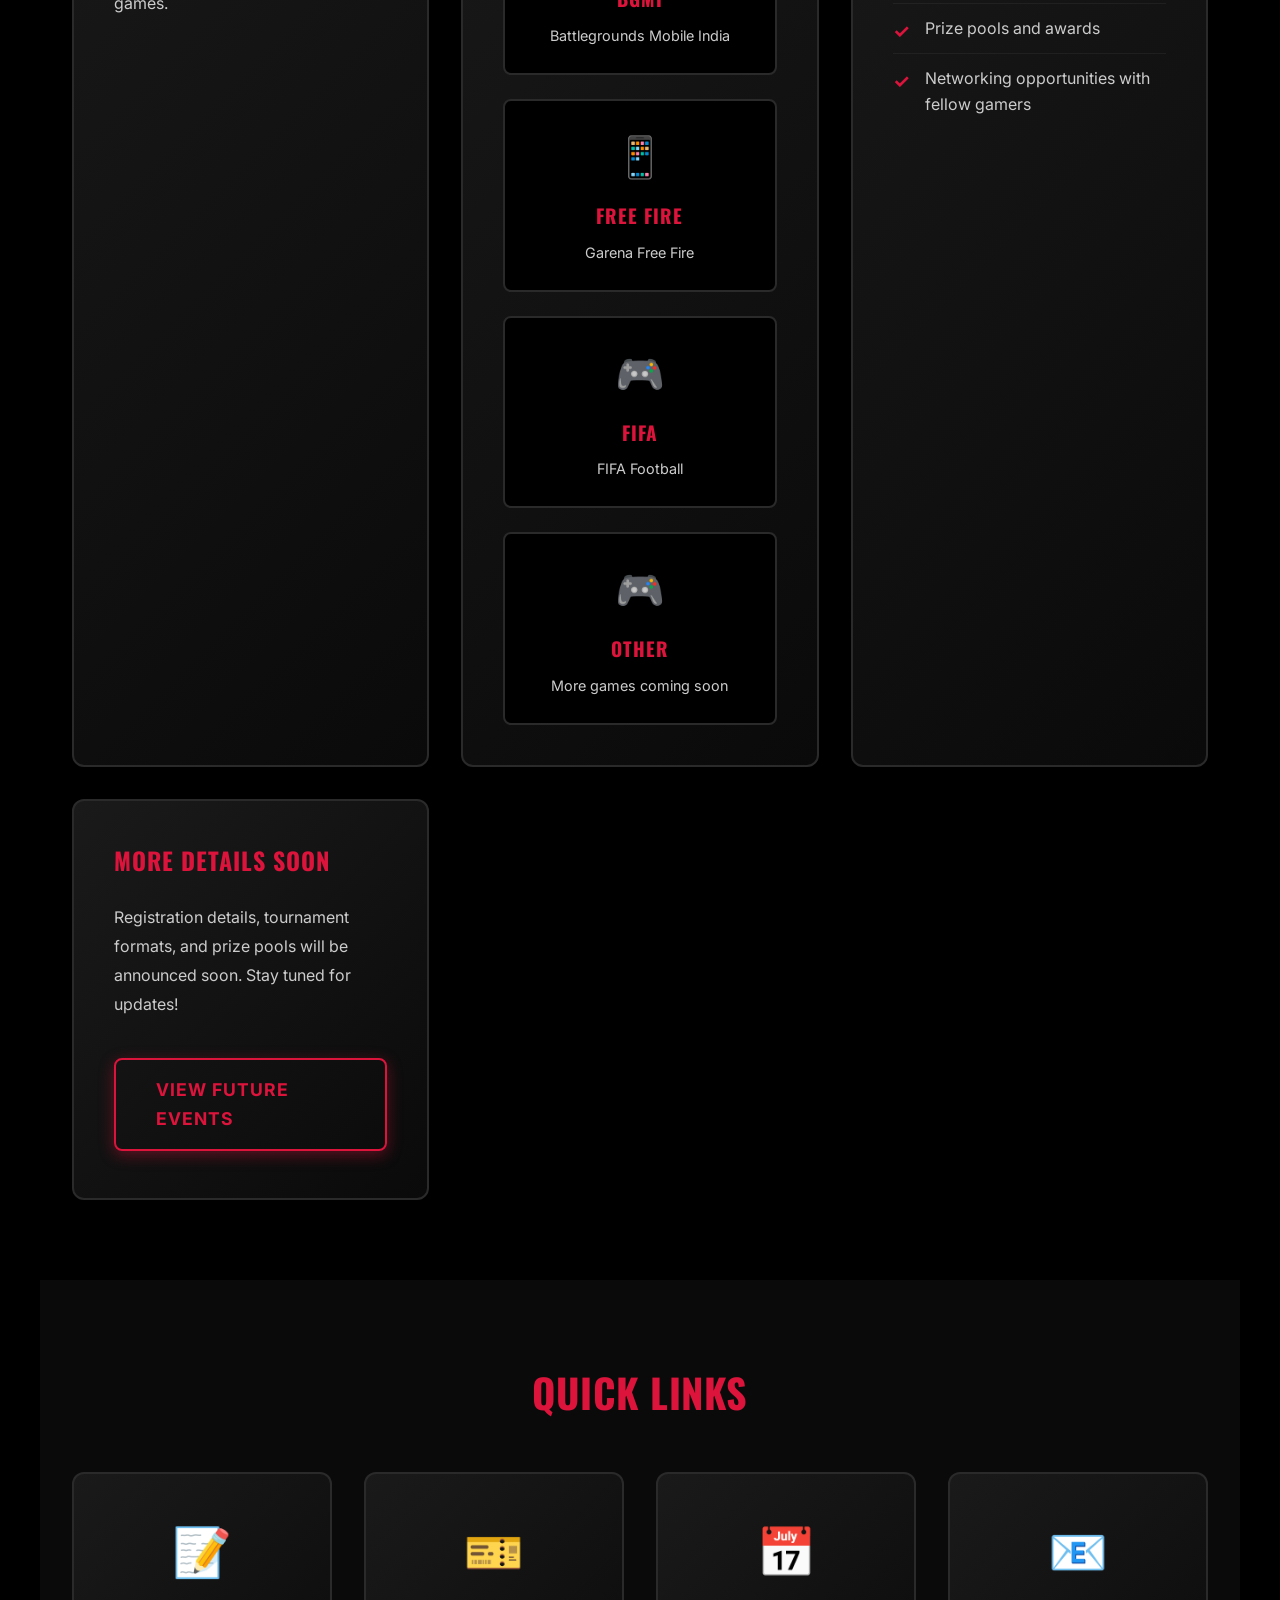
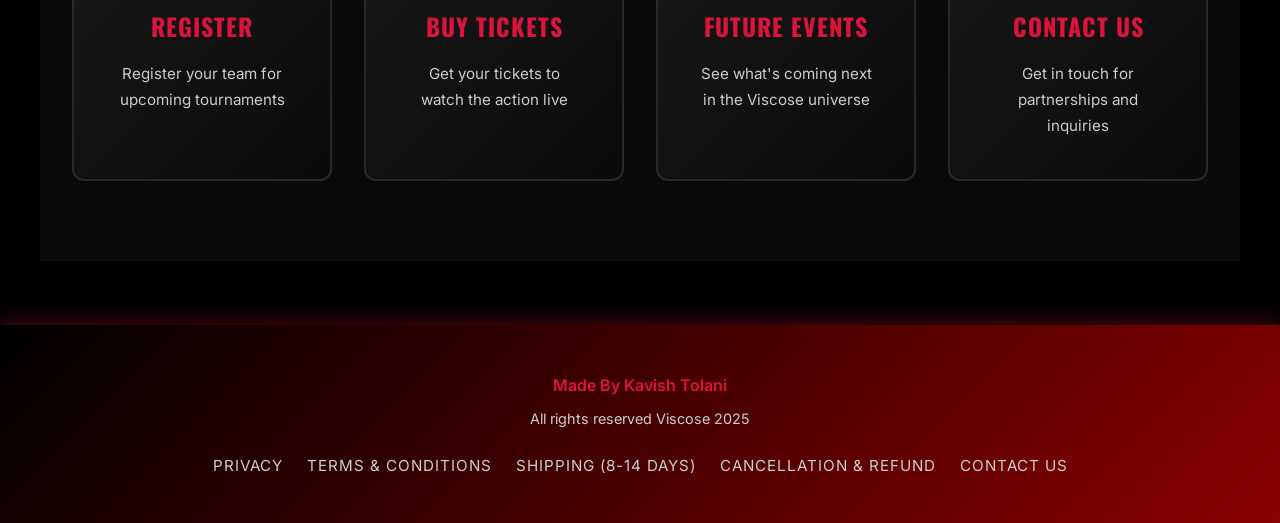
<file: our-events.html>
<!DOCTYPE html>
<html lang="en">
<head>
    <meta charset="UTF-8">
    <meta name="viewport" content="width=device-width, initial-scale=1.0">
    <title>Our Events - Viscose</title>
    <link rel="stylesheet" href="styles.css">
    <script src="script.js"></script>
</head>
<body>
    <header class="hero-bar">
        <a href="home.html" class="logo">Viscose</a>
        <button class="menu-toggle" aria-label="Toggle menu">
            <span></span>
            <span></span>
            <span></span>
        </button>
        <nav>
            <ul>
                <li><a href="home.html">Home</a></li>
                <li><a href="our-events.html">Our Events</a></li>
                <li><a href="events.html">Future Events</a></li>
                <li><a href="lucky-draws.html">Lucky Draws</a></li>
                <li><a href="leadership.html">Leadership</a></li>
                <li><a href="contact.html">Contact Us</a></li>
            </ul>
        </nav>
    </header>

    <!-- Hero Section -->
    <section class="events-hero">
        <div class="events-hero-content">
            <h1>Our Events</h1>
            <p>Experience the thrill of competition across multiple sports</p>
        </div>
    </section>

    <!-- Football Section -->
    <section id="football" class="event-section">
        <div class="section-container">
            <div class="event-header">
                <span class="event-section-icon">⚽</span>
                <h2>Viscose Football</h2>
            </div>
            
            <!-- Tournament Info -->
            <div class="event-content">
                <div class="event-info-card">
                    <h3>Tournament Format</h3>
                    <p><strong>Two Group Tournament</strong></p>
                    <p><strong>Age Category:</strong> Under 17</p>
                    <p><strong>Venue:</strong> Offside Football Court</p>
                    <p><strong>Date & Time:</strong> TBD</p>
                </div>

                <div class="event-info-card">
                    <h3>Cash Prize & Benefits</h3>
                    <p class="prize-amount">₹12,000 + Multiple Other Benefits</p>
                    <p>The final is the big event of 2025!</p>
                    <p><strong>2 Exclusive Entries:</strong> Top 2 teams in Hyderabad</p>
                </div>

                <div class="event-info-card">
                    <h3>Registration Fees</h3>
                    <ul class="pricing-list">
                        <li><strong>Advance Registration:</strong> ₹3,500 per team + ₹300 per substitute</li>
                        <li><strong>On-Spot Registration:</strong> ₹4,000 per team + ₹400 per substitute</li>
                    </ul>
                </div>

                <!-- Group A Results -->
                <div class="event-info-card full-width">
                    <h3>Group A - Results</h3>
                    <p class="status-badge">Group A Completed</p>
                    <p><strong>Top 3 Qualified for Next Round</strong></p>
                    <div class="standings-table-container">
                        <table class="standings-table">
                            <thead>
                                <tr>
                                    <th>Rank</th>
                                    <th>Team Name</th>
                                    <th>Status</th>
                                </tr>
                            </thead>
                            <tbody>
                                <tr class="qualified">
                                    <td>1</td>
                                    <td>Offside FC</td>
                                    <td>✓ Qualified</td>
                                </tr>
                                <tr class="qualified">
                                    <td>2</td>
                                    <td>Brawlers FC</td>
                                    <td>✓ Qualified</td>
                                </tr>
                                <tr class="qualified">
                                    <td>3</td>
                                    <td>La Passion FC</td>
                                    <td>✓ Qualified</td>
                                </tr>
                                <tr>
                                    <td>4</td>
                                    <td>Fighters FC</td>
                                    <td>-</td>
                                </tr>
                                <tr>
                                    <td>5</td>
                                    <td>Phionix FC</td>
                                    <td>-</td>
                                </tr>
                                <tr>
                                    <td>6</td>
                                    <td>Prime7FC</td>
                                    <td>-</td>
                                </tr>
                            </tbody>
                        </table>
                    </div>
                </div>

                <!-- Group A Awards -->
                <div class="event-info-card full-width">
                    <h3>Group A Awards</h3>
                    <div class="awards-grid">
                        <div class="award-item">
                            <span class="award-icon">🏆</span>
                            <h4>Best Player - Group A</h4>
                            <p><strong>Dave Franshwar</strong><span class="award-team-name">Offside FC</span></p>
                        </div>
                        <div class="award-item">
                            <span class="award-icon">🥅</span>
                            <h4>Best Goalkeeper</h4>
                            <p><strong>Yatharth</strong><span class="award-team-name">La Passion FC</span></p>
                        </div>
                        <div class="award-item">
                            <span class="award-icon">⚡</span>
                            <h4>Best Attacking Player</h4>
                            <p><strong>Ashutosh</strong><span class="award-team-name">Brawlers FC</span></p>
                        </div>
                        <div class="award-item">
                            <span class="award-icon">🎯</span>
                            <h4>Best Playmaker</h4>
                            <p><strong>Dave Franshwar</strong><span class="award-team-name">Offside FC</span></p>
                        </div>
                        <div class="award-item">
                            <span class="award-icon">🛡️</span>
                            <h4>Best Defence Player</h4>
                            <p><strong>Vidip Bandra</strong><span class="award-team-name">Offside FC</span></p>
                        </div>
                    </div>
                </div>

                <div class="event-info-card">
                    <h3>Group B</h3>
                    <p>Details coming soon!</p>
                </div>

                <div class="event-info-card">
                    <h3>Register Now</h3>
                    <p>Don't miss out on the biggest football event of 2025!</p>
                    <a href="register.html" class="cta-button">Register Your Team</a>
                </div>
            </div>
        </div>
    </section>

    <!-- Basketball Section -->
    <section id="basketball" class="event-section alt">
        <div class="section-container">
            <div class="event-header">
                <span class="event-section-icon">🏀</span>
                <h2>Viscose Basketball</h2>
            </div>
            <div class="event-content">
                <div class="event-info-card">
                    <h3>Tournament Details</h3>
                    <p><strong>3v3 Basketball Tournament</strong></p>
                    <p><strong>Age Categories:</strong> Under 15 & Under 17</p>
                    <p><strong>Venue:</strong> YMCA Basketball Court</p>
                    <p><strong>Date & Time:</strong> 23rd November 2025 from 9:00 AM</p>
                </div>

                <div class="event-info-card">
                    <h3>Cash Prize & Benefits</h3>
                    <p class="prize-amount">₹6,000 + Multiple Other Benefits</p>
                </div>

                <div class="event-info-card">
                    <h3>Registration Fees</h3>
                    <ul class="pricing-list">
                        <li><strong>Advance Registration:</strong> ₹1,500 per team + ₹300 per substitute</li>
                        <li><strong>On-Spot Registration:</strong> ₹2,000 per team + ₹400 per substitute</li>
                    </ul>
                </div>

                <div class="event-info-card">
                    <h3>What's Included</h3>
                    <ul class="event-features">
                        <li>Minimum 2 guaranteed matches</li>
                        <li>Access to fixtures, standings & player zone</li>
                        <li>Eligibility for Fast Break Challenges</li>
                        <li>Access to Decathlon gear booth & Prime hydration zone</li>
                    </ul>
                </div>

                <div class="event-info-card">
                    <h3>Register Now</h3>
                    <p>Join the fast-paced action on the court!</p>
                    <a href="register.html" class="cta-button">Register Your Team</a>
                </div>

                <div class="event-info-card">
                    <h3>Tickets</h3>
                    <p>Get your tickets to watch the slam dunks and three-pointers!</p>
                    <a href="buy.html" class="cta-button secondary">Buy Tickets</a>
                </div>
            </div>
        </div>
    </section>

    <!-- Esports Section -->
    <section id="esports" class="event-section">
        <div class="section-container">
            <div class="event-header">
                <span class="event-section-icon">🎮</span>
                <h2>Viscose Esports</h2>
            </div>
            <div class="event-content">
                <div class="event-info-card">
                    <h3>Competitive Gaming</h3>
                    <p><strong>Professional Esports Tournaments</strong></p>
                    <p>Join the digital arena where skill, strategy, and precision meet. Compete in professionally organized esports tournaments featuring the latest and most popular games.</p>
                </div>

                <div class="event-info-card">
                    <h3>Game Options</h3>
                    <p>Choose from these exciting game titles:</p>
                    <div class="game-options">
                        <div class="game-option">
                            <span class="game-icon">📱</span>
                            <h4>BGMI</h4>
                            <p>Battlegrounds Mobile India</p>
                        </div>
                        <div class="game-option">
                            <span class="game-icon">📱</span>
                            <h4>Free Fire</h4>
                            <p>Garena Free Fire</p>
                        </div>
                        <div class="game-option">
                            <span class="game-icon">🎮</span>
                            <h4>FIFA</h4>
                            <p>FIFA Football</p>
                        </div>
                        <div class="game-option">
                            <span class="game-icon">🎮</span>
                            <h4>Other</h4>
                            <p>More games coming soon</p>
                        </div>
                    </div>
                </div>

                <div class="event-info-card">
                    <h3>What to Expect</h3>
                    <ul class="event-features">
                        <li>Professional tournament organization</li>
                        <li>High-quality gaming setups and equipment</li>
                        <li>Live streaming and commentary</li>
                        <li>Prize pools and awards</li>
                        <li>Networking opportunities with fellow gamers</li>
                    </ul>
                </div>

                <div class="event-info-card">
                    <h3>More Details Soon</h3>
                    <p>Registration details, tournament formats, and prize pools will be announced soon. Stay tuned for updates!</p>
                    <a href="events.html" class="cta-button secondary">View Future Events</a>
                </div>
            </div>
        </div>
    </section>

    <!-- Quick Links Section -->
    <section class="quick-links-section">
        <div class="section-container">
            <h2>Quick Links</h2>
            <div class="quick-links-grid">
                <a href="register.html" class="quick-link-card">
                    <span class="quick-link-icon">📝</span>
                    <h3>Register</h3>
                    <p>Register your team for upcoming tournaments</p>
                </a>
                <a href="buy.html" class="quick-link-card">
                    <span class="quick-link-icon">🎫</span>
                    <h3>Buy Tickets</h3>
                    <p>Get your tickets to watch the action live</p>
                </a>
                <a href="events.html" class="quick-link-card">
                    <span class="quick-link-icon">📅</span>
                    <h3>Future Events</h3>
                    <p>See what's coming next in the Viscose universe</p>
                </a>
                <a href="contact.html" class="quick-link-card">
                    <span class="quick-link-icon">📧</span>
                    <h3>Contact Us</h3>
                    <p>Get in touch for partnerships and inquiries</p>
                </a>
            </div>
        </div>
    </section>

    <footer>
        <div class="footer-meta">
            <p>Made By Kavish Tolani</p>
            <p>All rights reserved Viscose 2025</p>
        </div>
        <div class="footer-links">
            <a href="privacy.html">Privacy</a>
            <a href="terms-and-conditions.html">Terms &amp; Conditions</a>
            <a href="shipping.html">Shipping (8-14 Days)</a>
            <a href="cancellation-refund.html">Cancellation &amp; Refund</a>
            <a href="contact-9clothing.html">Contact Us</a>
        </div>
    </footer>
</body>
</html>
</file>
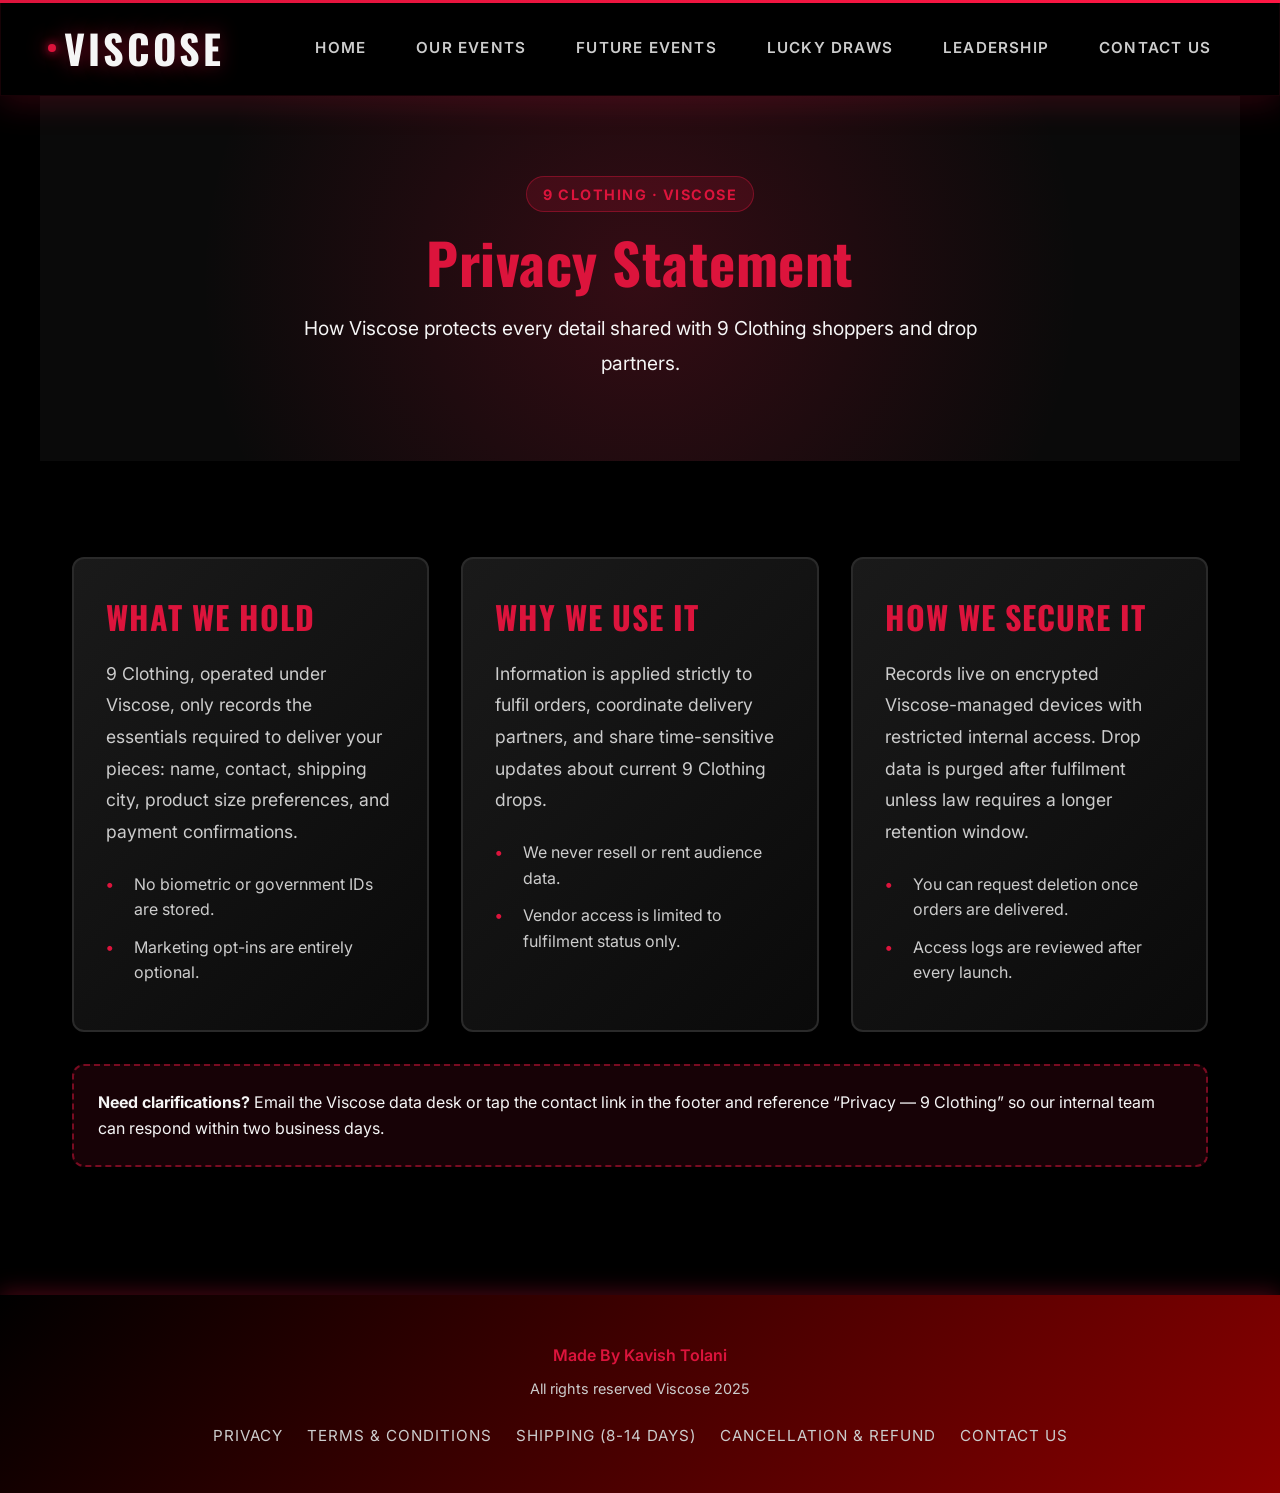
<file: privacy.html>
<!DOCTYPE html>
<html lang="en">
<head>
    <meta charset="UTF-8">
    <meta name="viewport" content="width=device-width, initial-scale=1.0">
    <title>Privacy - 9 Clothing | Viscose</title>
    <link rel="stylesheet" href="styles.css">
    <script src="script.js"></script>
</head>
<body>
    <header class="hero-bar">
        <a href="home.html" class="logo">Viscose</a>
        <button class="menu-toggle" aria-label="Toggle menu">
            <span></span>
            <span></span>
            <span></span>
        </button>
        <nav>
            <ul>
                <li><a href="home.html">Home</a></li>
                <li><a href="our-events.html">Our Events</a></li>
                <li><a href="events.html">Future Events</a></li>
                <li><a href="lucky-draws.html">Lucky Draws</a></li>
                <li><a href="leadership.html">Leadership</a></li>
                <li><a href="contact.html">Contact Us</a></li>
            </ul>
        </nav>
    </header>

    <section class="policy-hero">
        <div class="section-container">
            <span class="policy-tag">9 Clothing · Viscose</span>
            <h1>Privacy Statement</h1>
            <p>How Viscose protects every detail shared with 9 Clothing shoppers and drop partners.</p>
        </div>
    </section>

    <section class="policy-details">
        <div class="section-container">
            <div class="policy-grid">
                <div class="policy-card">
                    <h3>What We Hold</h3>
                    <p>9 Clothing, operated under Viscose, only records the essentials required to deliver your pieces: name, contact, shipping city, product size preferences, and payment confirmations.</p>
                    <ul class="policy-list">
                        <li>No biometric or government IDs are stored.</li>
                        <li>Marketing opt-ins are entirely optional.</li>
                    </ul>
                </div>
                <div class="policy-card">
                    <h3>Why We Use It</h3>
                    <p>Information is applied strictly to fulfil orders, coordinate delivery partners, and share time-sensitive updates about current 9 Clothing drops.</p>
                    <ul class="policy-list">
                        <li>We never resell or rent audience data.</li>
                        <li>Vendor access is limited to fulfilment status only.</li>
                    </ul>
                </div>
                <div class="policy-card">
                    <h3>How We Secure It</h3>
                    <p>Records live on encrypted Viscose-managed devices with restricted internal access. Drop data is purged after fulfilment unless law requires a longer retention window.</p>
                    <ul class="policy-list">
                        <li>You can request deletion once orders are delivered.</li>
                        <li>Access logs are reviewed after every launch.</li>
                    </ul>
                </div>
            </div>
            <div class="policy-note">
                <strong>Need clarifications?</strong> Email the Viscose data desk or tap the contact link in the footer and reference “Privacy — 9 Clothing” so our internal team can respond within two business days.
            </div>
        </div>
    </section>

    <footer>
        <div class="footer-meta">
            <p>Made By Kavish Tolani</p>
            <p>All rights reserved Viscose 2025</p>
        </div>
        <div class="footer-links">
            <a href="privacy.html">Privacy</a>
            <a href="terms-and-conditions.html">Terms &amp; Conditions</a>
            <a href="shipping.html">Shipping (8-14 Days)</a>
            <a href="cancellation-refund.html">Cancellation &amp; Refund</a>
            <a href="contact-9clothing.html">Contact Us</a>
        </div>
    </footer>
</body>
</html>
</file>
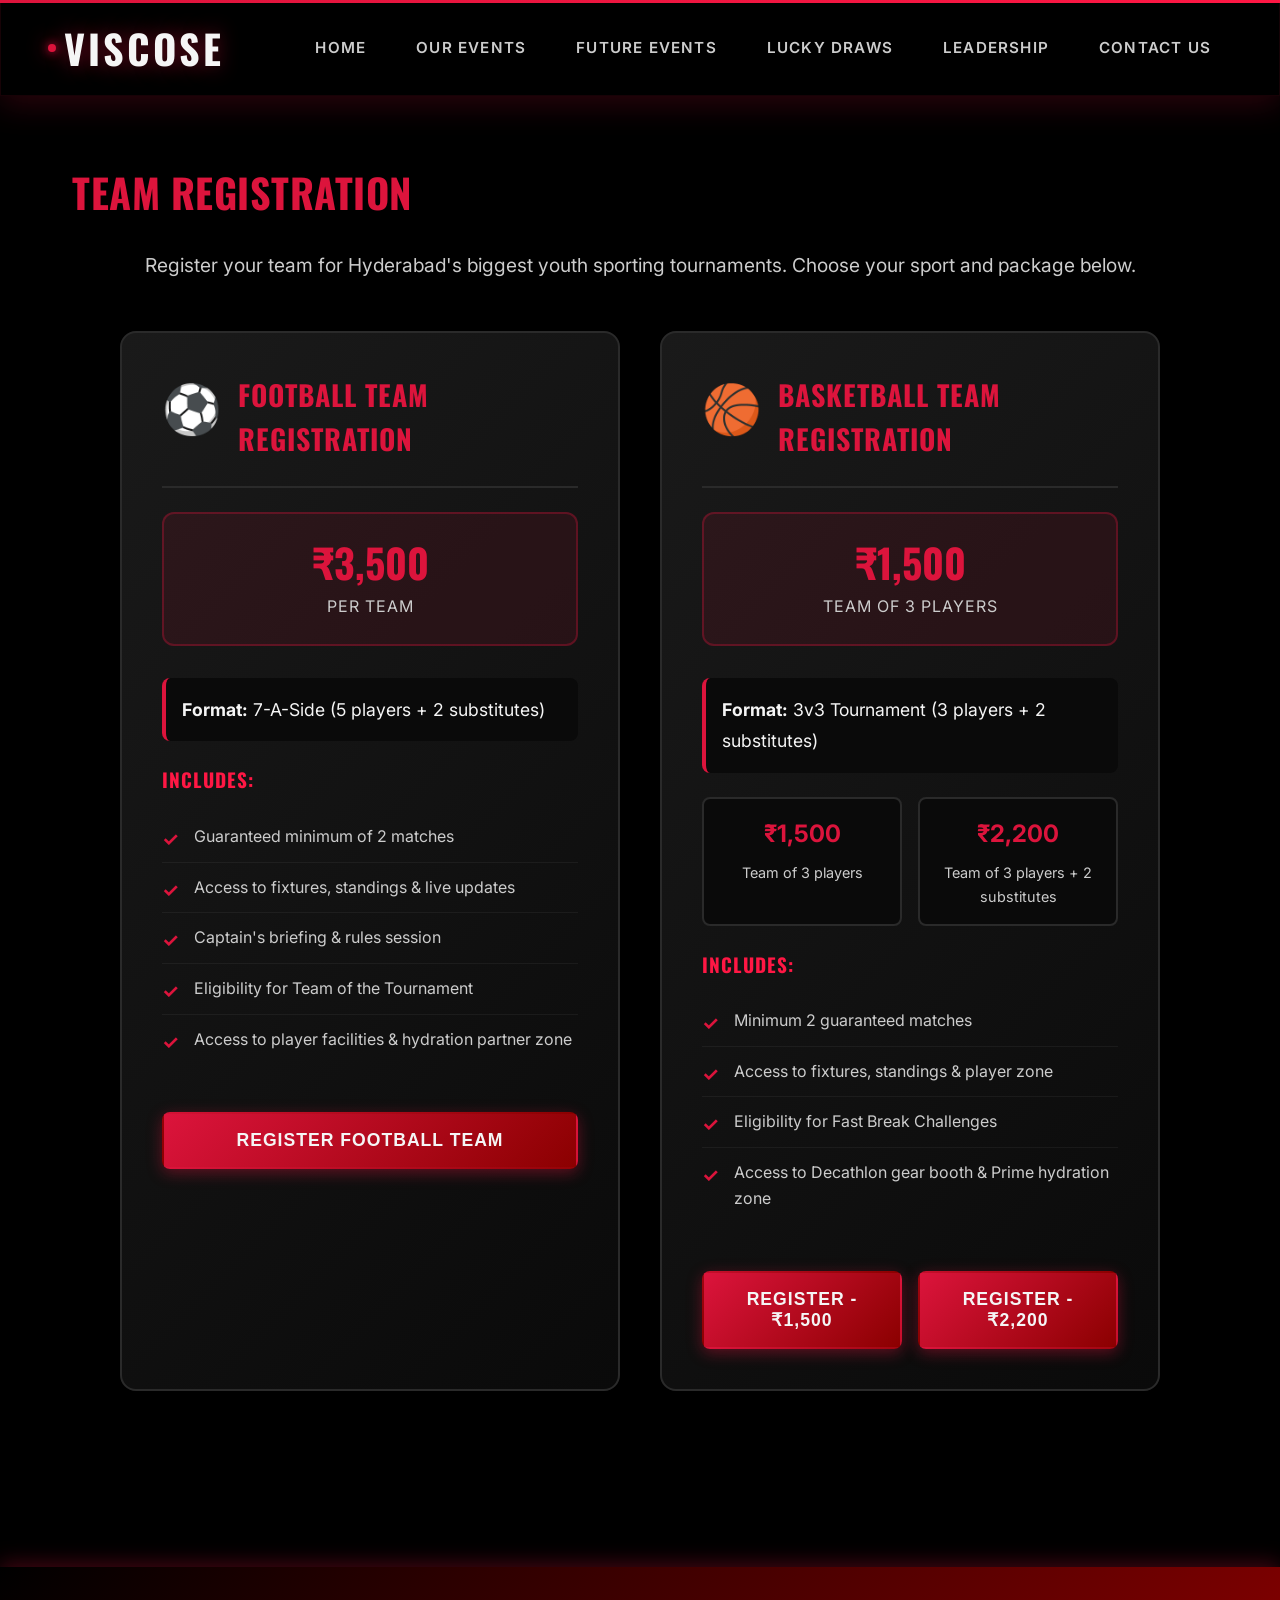
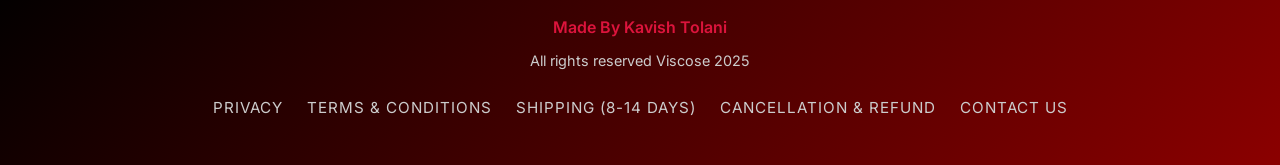
<file: register.html>
<!DOCTYPE html>
<html lang="en">
<head>
    <meta charset="UTF-8">
    <meta name="viewport" content="width=device-width, initial-scale=1.0">
    <title>Team Registration - Viscose</title>
    <link rel="stylesheet" href="styles.css">
    <script src="script.js"></script>
</head>
<body>
    <header class="hero-bar">
        <a href="home.html" class="logo">Viscose</a>
        <button class="menu-toggle" aria-label="Toggle menu">
            <span></span>
            <span></span>
            <span></span>
        </button>
        <nav>
            <ul>
                <li><a href="home.html">Home</a></li>
                <li><a href="our-events.html">Our Events</a></li>
                <li><a href="events.html">Future Events</a></li>
                <li><a href="lucky-draws.html">Lucky Draws</a></li>
                <li><a href="leadership.html">Leadership</a></li>
                <li><a href="contact.html">Contact Us</a></li>
            </ul>
        </nav>
    </header>
    <section id="register">
        <h2>Team Registration</h2>
        <p style="text-align: center; margin-bottom: 3rem; font-size: 1.2rem;">Register your team for Hyderabad's biggest youth sporting tournaments. Choose your sport and package below.</p>
        
        <div class="registration-options">
            <!-- Football Registration -->
            <div class="registration-card">
                <div class="registration-header">
                    <span class="sport-icon">⚽</span>
                    <h3>Football Team Registration</h3>
                </div>
                <div class="registration-price">
                    <span class="price-amount">₹3,500</span>
                    <span class="price-label">Per Team</span>
                </div>
                <div class="registration-details">
                    <p class="format-info"><strong>Format:</strong> 7-A-Side (5 players + 2 substitutes)</p>
                    <div class="includes-section">
                        <h4>Includes:</h4>
                        <ul class="benefits-list">
                            <li>Guaranteed minimum of 2 matches</li>
                            <li>Access to fixtures, standings & live updates</li>
                            <li>Captain's briefing & rules session</li>
                            <li>Eligibility for Team of the Tournament</li>
                            <li>Access to player facilities & hydration partner zone</li>
                        </ul>
                    </div>
                </div>
                <button class="cta-button register-btn" data-sport="football" data-price="3500" data-format="7-A-Side (5 players + 2 substitutes)">Register Football Team</button>
            </div>

            <!-- Basketball Registration -->
            <div class="registration-card">
                <div class="registration-header">
                    <span class="sport-icon">🏀</span>
                    <h3>Basketball Team Registration</h3>
                </div>
                <div class="registration-price">
                    <span class="price-amount">₹1,500</span>
                    <span class="price-label">Team of 3 players</span>
                </div>
                <div class="registration-details">
                    <p class="format-info"><strong>Format:</strong> 3v3 Tournament (3 players + 2 substitutes)</p>
                    <div class="price-options">
                        <div class="price-option">
                            <span class="option-price">₹1,500</span>
                            <span class="option-desc">Team of 3 players</span>
                        </div>
                        <div class="price-option">
                            <span class="option-price">₹2,200</span>
                            <span class="option-desc">Team of 3 players + 2 substitutes</span>
                        </div>
                    </div>
                    <div class="includes-section">
                        <h4>Includes:</h4>
                        <ul class="benefits-list">
                            <li>Minimum 2 guaranteed matches</li>
                            <li>Access to fixtures, standings & player zone</li>
                            <li>Eligibility for Fast Break Challenges</li>
                            <li>Access to Decathlon gear booth & Prime hydration zone</li>
                        </ul>
                    </div>
                </div>
                <div class="basketball-buttons">
                    <button class="cta-button register-btn" data-sport="basketball" data-price="1500" data-format="3v3 (3 players)" data-option="3 players">Register - ₹1,500</button>
                    <button class="cta-button register-btn" data-sport="basketball" data-price="2200" data-format="3v3 (3 players + 2 substitutes)" data-option="5 players">Register - ₹2,200</button>
                </div>
            </div>
        </div>

        <!-- Registration Form Modal -->
        <div id="registration-modal" class="modal">
            <div class="modal-content">
                <span class="close-modal">&times;</span>
                <h2 id="modal-title">Team Registration</h2>
                <p id="modal-subtitle" class="modal-subtitle"></p>
                <form id="registration-form">
                    <input type="hidden" id="selected-sport" name="sport">
                    <input type="hidden" id="selected-price" name="price">
                    <input type="hidden" id="selected-format" name="format">
                    <input type="hidden" id="selected-option" name="option">
                    
                    <div class="form-group">
                        <label for="team-name">Team Name *</label>
                        <input type="text" id="team-name" name="team-name" required placeholder="Enter your team name">
                    </div>
                    
                    <div class="form-group">
                        <label for="captain-name">Captain Name *</label>
                        <input type="text" id="captain-name" name="captain-name" required placeholder="Enter captain's full name">
                    </div>
                    
                    <div class="form-group">
                        <label for="captain-email">Captain Email *</label>
                        <input type="email" id="captain-email" name="captain-email" required placeholder="Enter captain's email">
                    </div>
                    
                    <div class="form-group">
                        <label for="captain-phone">Captain Phone Number *</label>
                        <input type="tel" id="captain-phone" name="captain-phone" required placeholder="Enter captain's phone number">
                    </div>
                    
                    <div class="form-group">
                        <label for="players-count">Number of Players *</label>
                        <input type="number" id="players-count" name="players-count" required min="3" max="7" placeholder="Enter number of players">
                    </div>
                    
                    <div class="form-group">
                        <label for="players-names">Player Names (comma-separated) *</label>
                        <textarea id="players-names" name="players-names" required placeholder="Enter all player names separated by commas (e.g., Player 1, Player 2, Player 3...)"></textarea>
                    </div>
                    
                    <div class="form-group">
                        <label for="additional-info">Additional Information</label>
                        <textarea id="additional-info" name="additional-info" placeholder="Any special requests or information about your team..."></textarea>
                    </div>
                    
                    <div class="form-group">
                        <button type="submit">Complete Registration</button>
                    </div>
                </form>
            </div>
        </div>
    </section>
    <footer>
        <div class="footer-meta">
            <p>Made By Kavish Tolani</p>
            <p>All rights reserved Viscose 2025</p>
        </div>
        <div class="footer-links">
            <a href="privacy.html">Privacy</a>
            <a href="terms-and-conditions.html">Terms &amp; Conditions</a>
            <a href="shipping.html">Shipping (8-14 Days)</a>
            <a href="cancellation-refund.html">Cancellation &amp; Refund</a>
            <a href="contact-9clothing.html">Contact Us</a>
        </div>
    </footer>
</body>
</html>
</file>
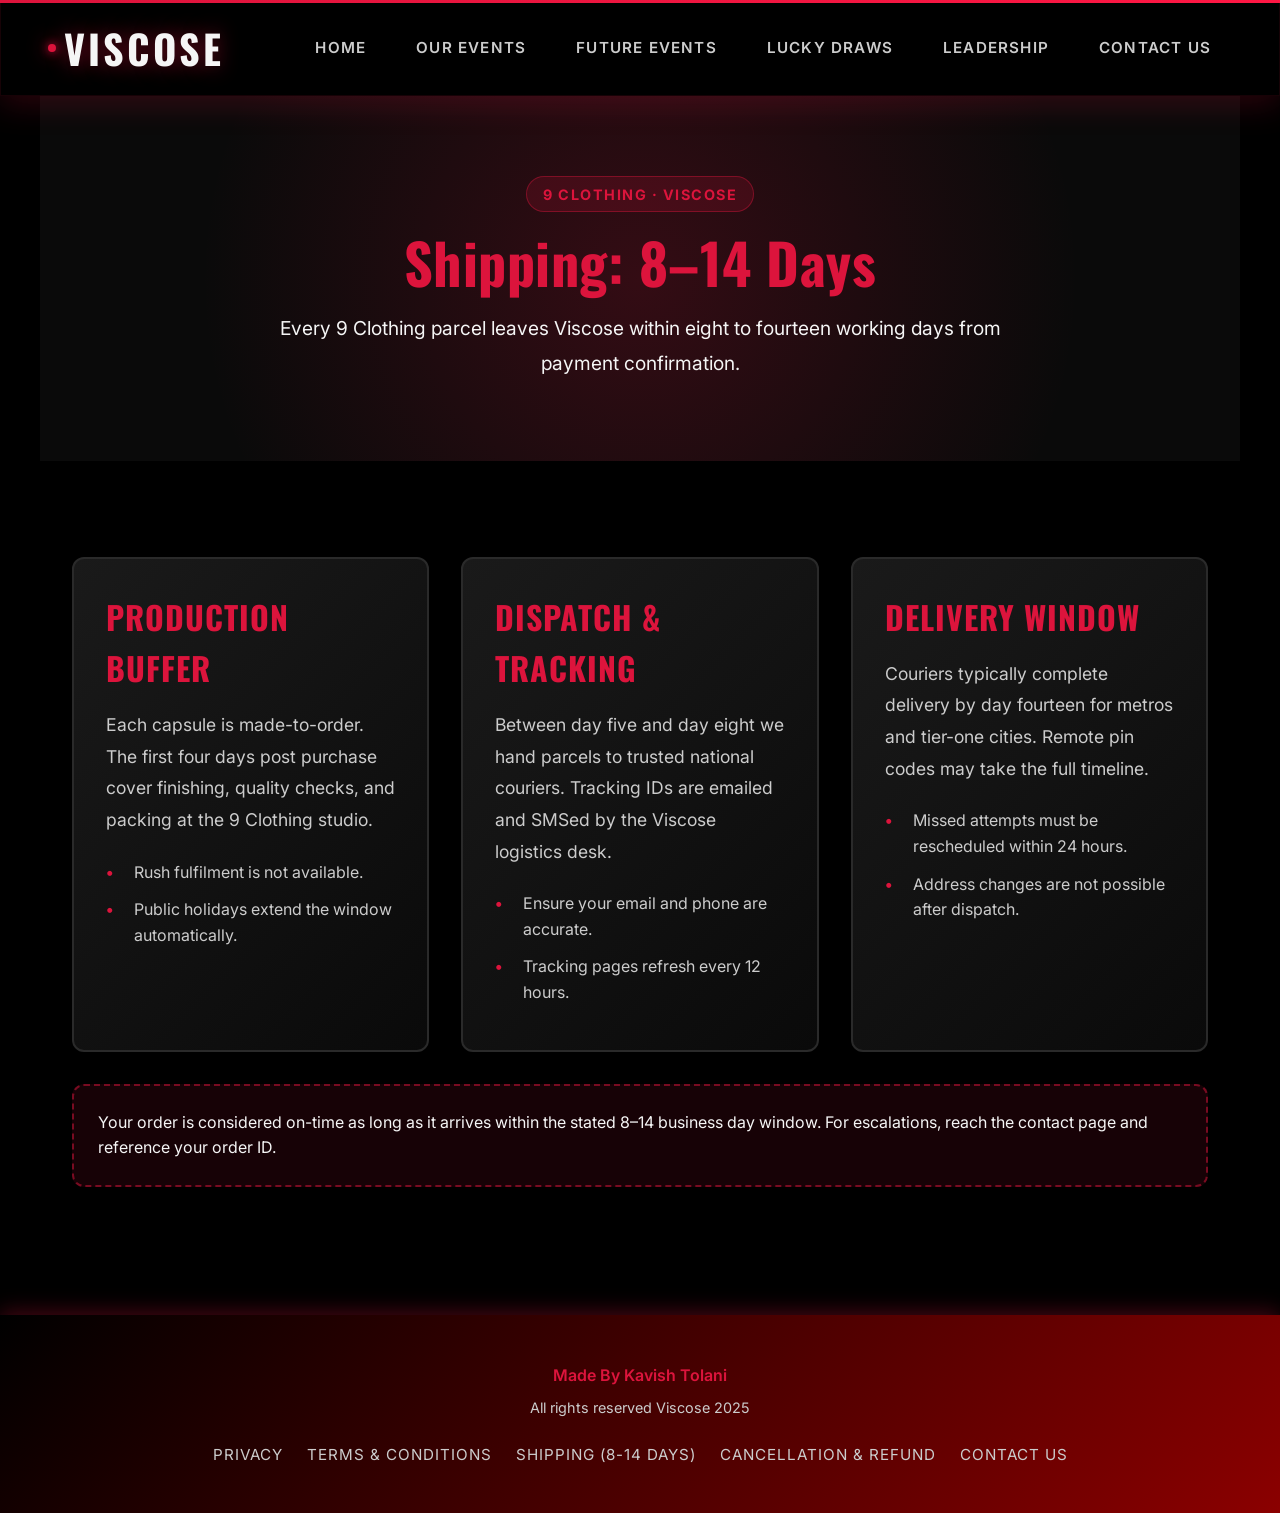
<file: shipping.html>
<!DOCTYPE html>
<html lang="en">
<head>
    <meta charset="UTF-8">
    <meta name="viewport" content="width=device-width, initial-scale=1.0">
    <title>Shipping (8-14 Days) - 9 Clothing | Viscose</title>
    <link rel="stylesheet" href="styles.css">
    <script src="script.js"></script>
</head>
<body>
    <header class="hero-bar">
        <a href="home.html" class="logo">Viscose</a>
        <button class="menu-toggle" aria-label="Toggle menu">
            <span></span>
            <span></span>
            <span></span>
        </button>
        <nav>
            <ul>
                <li><a href="home.html">Home</a></li>
                <li><a href="our-events.html">Our Events</a></li>
                <li><a href="events.html">Future Events</a></li>
                <li><a href="lucky-draws.html">Lucky Draws</a></li>
                <li><a href="leadership.html">Leadership</a></li>
                <li><a href="contact.html">Contact Us</a></li>
            </ul>
        </nav>
    </header>

    <section class="policy-hero">
        <div class="section-container">
            <span class="policy-tag">9 Clothing · Viscose</span>
            <h1>Shipping: 8–14 Days</h1>
            <p>Every 9 Clothing parcel leaves Viscose within eight to fourteen working days from payment confirmation.</p>
        </div>
    </section>

    <section class="policy-details">
        <div class="section-container">
            <div class="policy-grid">
                <div class="policy-card">
                    <h3>Production Buffer</h3>
                    <p>Each capsule is made-to-order. The first four days post purchase cover finishing, quality checks, and packing at the 9 Clothing studio.</p>
                    <ul class="policy-list">
                        <li>Rush fulfilment is not available.</li>
                        <li>Public holidays extend the window automatically.</li>
                    </ul>
                </div>
                <div class="policy-card">
                    <h3>Dispatch &amp; Tracking</h3>
                    <p>Between day five and day eight we hand parcels to trusted national couriers. Tracking IDs are emailed and SMSed by the Viscose logistics desk.</p>
                    <ul class="policy-list">
                        <li>Ensure your email and phone are accurate.</li>
                        <li>Tracking pages refresh every 12 hours.</li>
                    </ul>
                </div>
                <div class="policy-card">
                    <h3>Delivery Window</h3>
                    <p>Couriers typically complete delivery by day fourteen for metros and tier-one cities. Remote pin codes may take the full timeline.</p>
                    <ul class="policy-list">
                        <li>Missed attempts must be rescheduled within 24 hours.</li>
                        <li>Address changes are not possible after dispatch.</li>
                    </ul>
                </div>
            </div>
            <div class="policy-note">
                Your order is considered on-time as long as it arrives within the stated 8–14 business day window. For escalations, reach the contact page and reference your order ID.
            </div>
        </div>
    </section>

    <footer>
        <div class="footer-meta">
            <p>Made By Kavish Tolani</p>
            <p>All rights reserved Viscose 2025</p>
        </div>
        <div class="footer-links">
            <a href="privacy.html">Privacy</a>
            <a href="terms-and-conditions.html">Terms &amp; Conditions</a>
            <a href="shipping.html">Shipping (8-14 Days)</a>
            <a href="cancellation-refund.html">Cancellation &amp; Refund</a>
            <a href="contact-9clothing.html">Contact Us</a>
        </div>
    </footer>
</body>
</html>
</file>
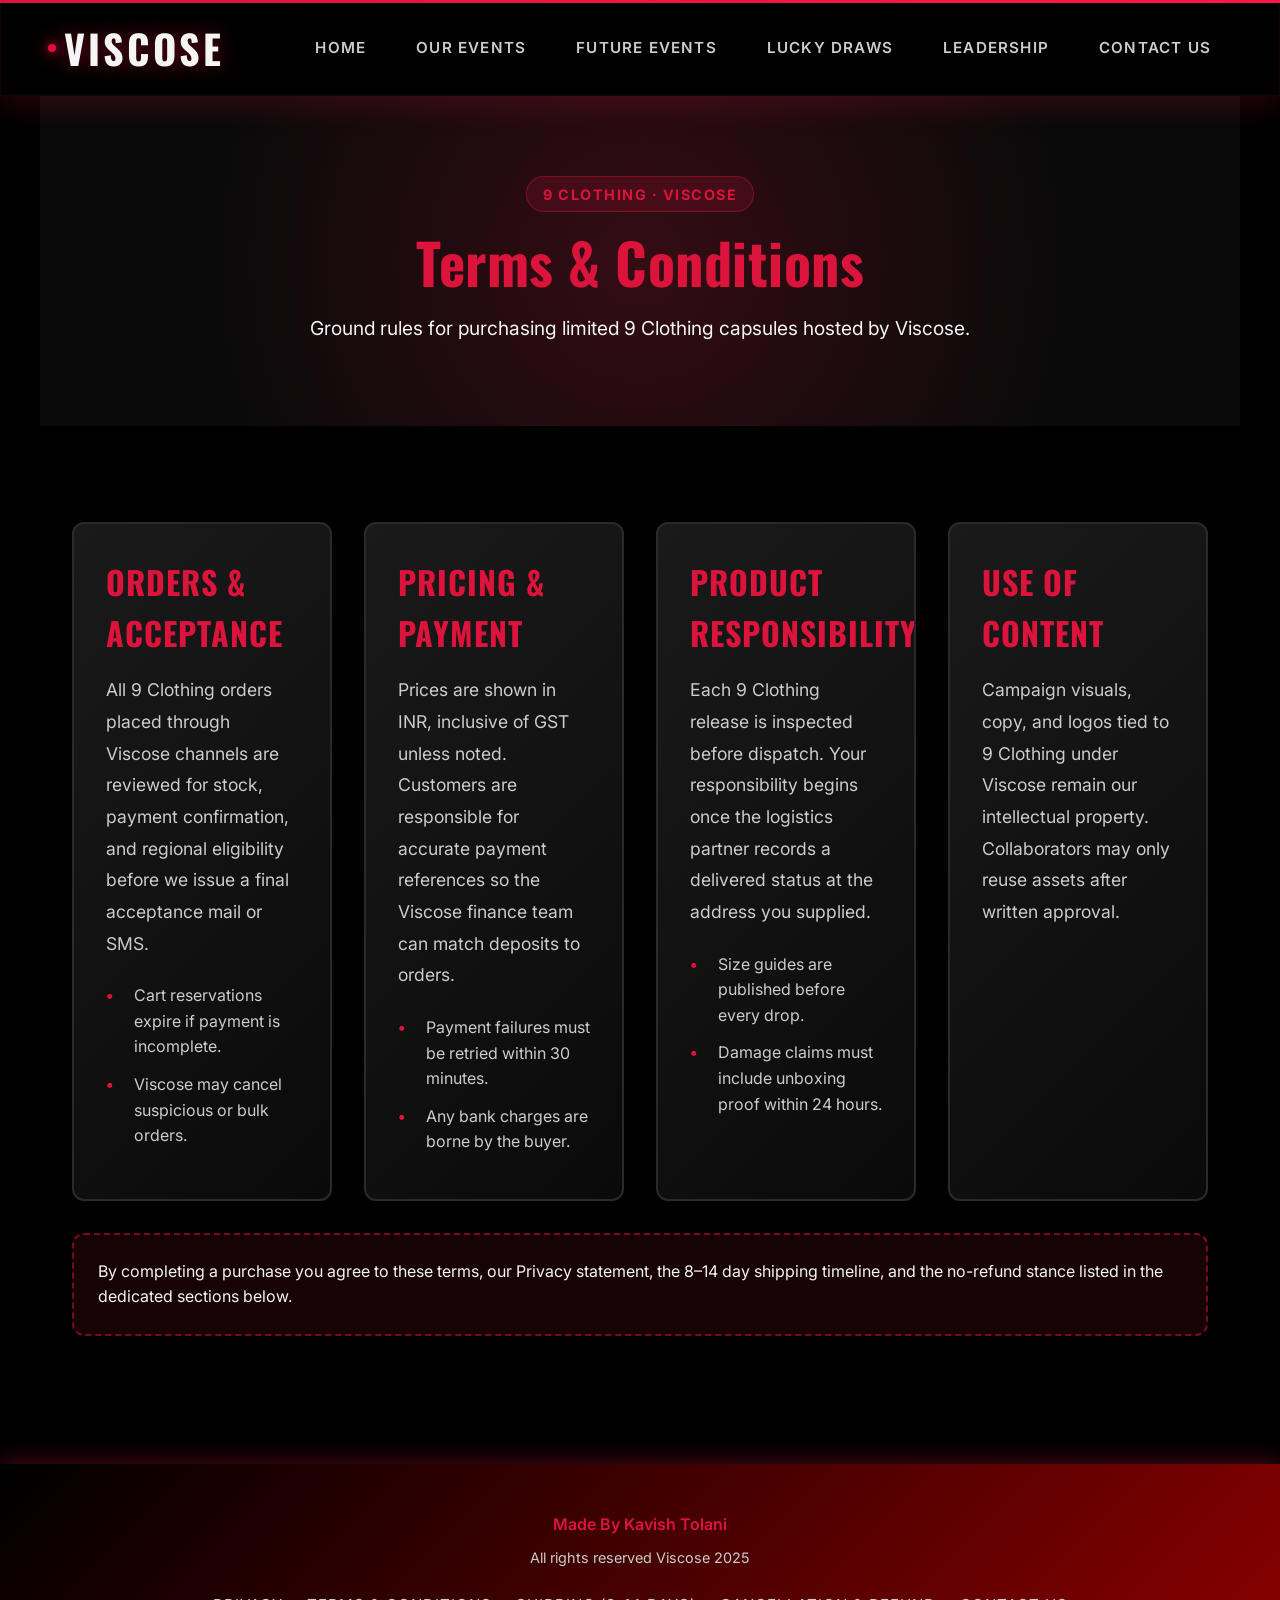
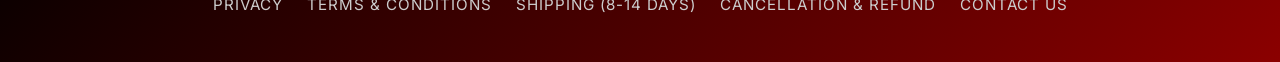
<file: terms-and-conditions.html>
<!DOCTYPE html>
<html lang="en">
<head>
    <meta charset="UTF-8">
    <meta name="viewport" content="width=device-width, initial-scale=1.0">
    <title>Terms &amp; Conditions - 9 Clothing | Viscose</title>
    <link rel="stylesheet" href="styles.css">
    <script src="script.js"></script>
</head>
<body>
    <header class="hero-bar">
        <a href="home.html" class="logo">Viscose</a>
        <button class="menu-toggle" aria-label="Toggle menu">
            <span></span>
            <span></span>
            <span></span>
        </button>
        <nav>
            <ul>
                <li><a href="home.html">Home</a></li>
                <li><a href="our-events.html">Our Events</a></li>
                <li><a href="events.html">Future Events</a></li>
                <li><a href="lucky-draws.html">Lucky Draws</a></li>
                <li><a href="leadership.html">Leadership</a></li>
                <li><a href="contact.html">Contact Us</a></li>
            </ul>
        </nav>
    </header>

    <section class="policy-hero">
        <div class="section-container">
            <span class="policy-tag">9 Clothing · Viscose</span>
            <h1>Terms &amp; Conditions</h1>
            <p>Ground rules for purchasing limited 9 Clothing capsules hosted by Viscose.</p>
        </div>
    </section>

    <section class="policy-details">
        <div class="section-container">
            <div class="policy-grid">
                <div class="policy-card">
                    <h3>Orders &amp; Acceptance</h3>
                    <p>All 9 Clothing orders placed through Viscose channels are reviewed for stock, payment confirmation, and regional eligibility before we issue a final acceptance mail or SMS.</p>
                    <ul class="policy-list">
                        <li>Cart reservations expire if payment is incomplete.</li>
                        <li>Viscose may cancel suspicious or bulk orders.</li>
                    </ul>
                </div>
                <div class="policy-card">
                    <h3>Pricing &amp; Payment</h3>
                    <p>Prices are shown in INR, inclusive of GST unless noted. Customers are responsible for accurate payment references so the Viscose finance team can match deposits to orders.</p>
                    <ul class="policy-list">
                        <li>Payment failures must be retried within 30 minutes.</li>
                        <li>Any bank charges are borne by the buyer.</li>
                    </ul>
                </div>
                <div class="policy-card">
                    <h3>Product Responsibility</h3>
                    <p>Each 9 Clothing release is inspected before dispatch. Your responsibility begins once the logistics partner records a delivered status at the address you supplied.</p>
                    <ul class="policy-list">
                        <li>Size guides are published before every drop.</li>
                        <li>Damage claims must include unboxing proof within 24 hours.</li>
                    </ul>
                </div>
                <div class="policy-card">
                    <h3>Use Of Content</h3>
                    <p>Campaign visuals, copy, and logos tied to 9 Clothing under Viscose remain our intellectual property. Collaborators may only reuse assets after written approval.</p>
                </div>
            </div>
            <div class="policy-note">
                By completing a purchase you agree to these terms, our Privacy statement, the 8–14 day shipping timeline, and the no-refund stance listed in the dedicated sections below.
            </div>
        </div>
    </section>

    <footer>
        <div class="footer-meta">
            <p>Made By Kavish Tolani</p>
            <p>All rights reserved Viscose 2025</p>
        </div>
        <div class="footer-links">
            <a href="privacy.html">Privacy</a>
            <a href="terms-and-conditions.html">Terms &amp; Conditions</a>
            <a href="shipping.html">Shipping (8-14 Days)</a>
            <a href="cancellation-refund.html">Cancellation &amp; Refund</a>
            <a href="contact-9clothing.html">Contact Us</a>
        </div>
    </footer>
</body>
</html>
</file>
<file: styles.css>
/* Import Google Fonts */
@import url('https://fonts.googleapis.com/css2?family=Inter:wght@300;400;500;600;700;800;900&family=Oswald:wght@400;500;600;700&display=swap');

/* CSS Variables for Theme */
:root {
    --primary-red: #DC143C;
    --dark-red: #8B0000;
    --bright-red: #FF1744;
    --black: #000000;
    --dark-gray: #0A0A0A;
    --medium-gray: #1A1A1A;
    --light-gray: #2A2A2A;
    --text-light: #F5F5F5;
    --text-gray: #CCCCCC;
    --accent-gold: #FFD700;
    --transition: all 0.3s cubic-bezier(0.4, 0, 0.2, 1);
}

/* Global Styles */
* {
    margin: 0;
    padding: 0;
    box-sizing: border-box;
}

body {
    font-family: 'Inter', sans-serif;
    background: var(--black);
    color: var(--text-light);
    overflow-x: hidden;
    line-height: 1.6;
}

h1, h2, h3, h4, h5, h6 {
    font-family: 'Oswald', sans-serif;
    color: var(--primary-red);
    margin: 0;
    font-weight: 700;
    letter-spacing: 0.5px;
}

h1 {
    font-size: 3.5rem;
    line-height: 1.2;
    margin-bottom: 1rem;
}

h2 {
    font-size: 2.5rem;
    margin-bottom: 1.5rem;
    text-transform: uppercase;
}

h3 {
    font-size: 2rem;
    margin-bottom: 1rem;
    color: var(--bright-red);
}

h4 {
    font-size: 1.5rem;
    margin-bottom: 0.75rem;
}

p, ul, li, a {
    font-family: 'Inter', sans-serif;
    color: var(--text-gray);
}

a {
    text-decoration: none;
    transition: var(--transition);
}

/* Hero Bar / Navigation */
.hero-bar {
    display: flex;
    justify-content: space-between;
    align-items: center;
    padding: 1rem 3rem;
    background: rgba(0, 0, 0, 0.95);
    backdrop-filter: blur(20px) saturate(180%);
    -webkit-backdrop-filter: blur(20px) saturate(180%);
    box-shadow: 0 8px 32px rgba(220, 20, 60, 0.2), 
                0 0 0 1px rgba(220, 20, 60, 0.1) inset;
    position: sticky;
    top: 0;
    z-index: 1000;
    transition: all 0.3s ease;
    min-height: 70px;
}

.hero-bar::before {
    content: '';
    position: absolute;
    top: 0;
    left: 0;
    right: 0;
    height: 3px;
    background: linear-gradient(90deg, 
        var(--primary-red) 0%, 
        var(--bright-red) 50%, 
        var(--primary-red) 100%);
    background-size: 200% 100%;
    animation: shimmer 3s linear infinite;
}

@keyframes shimmer {
    0% { background-position: 200% 0; }
    100% { background-position: -200% 0; }
}

.hero-bar .logo {
    font-size: 2.5rem;
    font-weight: 900;
    color: var(--text-light);
    font-family: 'Oswald', sans-serif;
    text-transform: uppercase;
    letter-spacing: 3px;
    text-shadow: 0 0 20px rgba(220, 20, 60, 0.5),
                 2px 2px 4px rgba(0, 0, 0, 0.8);
    transition: var(--transition);
    position: relative;
    cursor: pointer;
    display: flex;
    align-items: center;
    gap: 0.5rem;
    text-decoration: none;
}

.hero-bar .logo::before {
    content: '';
    width: 8px;
    height: 8px;
    background: var(--primary-red);
    border-radius: 50%;
    box-shadow: 0 0 10px var(--primary-red),
                0 0 20px var(--primary-red);
    animation: pulse 2s ease-in-out infinite;
}

@keyframes pulse {
    0%, 100% { 
        opacity: 1;
        transform: scale(1);
    }
    50% { 
        opacity: 0.7;
        transform: scale(1.2);
    }
}

.hero-bar .logo:hover {
    color: var(--primary-red);
    transform: translateY(-2px);
    text-shadow: 0 0 30px rgba(220, 20, 60, 0.8),
                 0 4px 8px rgba(0, 0, 0, 0.8);
}

nav {
    display: flex;
    align-items: center;
}

nav ul {
    list-style: none;
    display: flex;
    gap: 0.5rem;
    margin: 0;
    padding: 0;
    align-items: center;
}

nav ul li {
    position: relative;
}

nav ul li a {
    color: var(--text-gray);
    font-weight: 600;
    font-size: 0.95rem;
    text-transform: uppercase;
    letter-spacing: 1.2px;
    padding: 0.75rem 1.25rem;
    border-radius: 8px;
    position: relative;
    transition: var(--transition);
    display: block;
    background: transparent;
    border: 1px solid transparent;
}

nav ul li a::before {
    content: '';
    position: absolute;
    inset: 0;
    border-radius: 8px;
    padding: 1px;
    background: linear-gradient(135deg, var(--primary-red), var(--bright-red));
    -webkit-mask: linear-gradient(#fff 0 0) content-box, linear-gradient(#fff 0 0);
    -webkit-mask-composite: xor;
    mask-composite: exclude;
    opacity: 0;
    transition: var(--transition);
}

nav ul li a::after {
    content: '';
    position: absolute;
    bottom: 0.5rem;
    left: 50%;
    width: 0;
    height: 2px;
    background: linear-gradient(90deg, var(--primary-red), var(--bright-red));
    transition: var(--transition);
    transform: translateX(-50%);
    border-radius: 2px;
}

nav ul li a:hover {
    color: var(--text-light);
    background: rgba(220, 20, 60, 0.15);
    transform: translateY(-2px);
}

nav ul li a:hover::before {
    opacity: 1;
}

nav ul li a:hover::after {
    width: 70%;
}

/* Active page indicator */
nav ul li a.active,
nav ul li a[aria-current="page"] {
    color: var(--text-light);
    background: linear-gradient(135deg, rgba(220, 20, 60, 0.2), rgba(255, 23, 68, 0.15));
    border: 1px solid rgba(220, 20, 60, 0.3);
}

nav ul li a.active::after,
nav ul li a[aria-current="page"]::after {
    width: 70%;
    background: var(--primary-red);
}

/* Mobile Menu Toggle */
.menu-toggle {
    display: none;
    flex-direction: column;
    gap: 5px;
    background: transparent;
    border: none;
    cursor: pointer;
    padding: 0.5rem;
    z-index: 1001;
}

.menu-toggle span {
    width: 25px;
    height: 3px;
    background: var(--text-light);
    border-radius: 3px;
    transition: var(--transition);
    display: block;
}

.menu-toggle.active span:nth-child(1) {
    transform: rotate(45deg) translate(8px, 8px);
}

.menu-toggle.active span:nth-child(2) {
    opacity: 0;
}

.menu-toggle.active span:nth-child(3) {
    transform: rotate(-45deg) translate(7px, -7px);
}

/* Hero Section */
.hero {
    display: flex;
    align-items: center;
    justify-content: center;
    min-height: 90vh;
    background: linear-gradient(135deg, var(--black) 0%, var(--dark-gray) 50%, var(--black) 100%);
    color: var(--text-light);
    text-align: center;
    position: relative;
    overflow: hidden;
    padding: 4rem 2rem;
}

.hero::before {
    content: '';
    position: absolute;
    top: 0;
    left: 0;
    right: 0;
    bottom: 0;
    background: radial-gradient(circle at center, rgba(220, 20, 60, 0.1) 0%, transparent 70%);
    pointer-events: none;
}

.hero-content {
    max-width: 800px;
    z-index: 1;
    position: relative;
    animation: fadeInUp 1s ease-out;
}

.hero-content p {
    font-size: 1.25rem;
    color: var(--text-gray);
    margin-bottom: 2rem;
    line-height: 1.8;
}

.hero-subtitle {
    font-size: 1.5rem;
    color: var(--primary-red);
    font-weight: 600;
    margin-bottom: 1rem;
    text-transform: uppercase;
    letter-spacing: 2px;
}

.hero-description {
    font-size: 1.1rem;
    color: var(--text-gray);
    margin-bottom: 2.5rem;
}

.hero-buttons {
    display: flex;
    gap: 1.5rem;
    justify-content: center;
    flex-wrap: wrap;
}

.cta-button.secondary {
    background: transparent;
    border: 2px solid var(--primary-red);
    color: var(--primary-red);
}

.cta-button.secondary:hover {
    background: var(--primary-red);
    color: var(--text-light);
    transform: translateY(-2px);
}

/* Section Container */
.section-container {
    max-width: 1200px;
    margin: 0 auto;
    padding: 0 2rem;
}

/* Mission Section */
.mission-section {
    padding: 5rem 0;
    background: var(--dark-gray);
}

.mission-section h2 {
    text-align: center;
    margin-bottom: 3rem;
    font-size: 2.5rem;
}

.mission-content {
    display: grid;
    grid-template-columns: repeat(auto-fit, minmax(300px, 1fr));
    gap: 2rem;
}

.mission-card {
    background: linear-gradient(135deg, var(--medium-gray) 0%, var(--dark-gray) 100%);
    padding: 2.5rem;
    border-radius: 12px;
    border: 2px solid var(--light-gray);
    text-align: center;
    transition: var(--transition);
    position: relative;
    overflow: hidden;
}

.mission-card::before {
    content: '';
    position: absolute;
    top: 0;
    left: 0;
    right: 0;
    height: 4px;
    background: linear-gradient(90deg, var(--primary-red), var(--bright-red));
    transform: scaleX(0);
    transition: var(--transition);
}

.mission-card:hover::before {
    transform: scaleX(1);
}

.mission-card:hover {
    transform: translateY(-5px);
    box-shadow: 0 15px 40px rgba(220, 20, 60, 0.3);
    border-color: var(--primary-red);
}

.mission-icon {
    font-size: 3.5rem;
    display: block;
    margin-bottom: 1.5rem;
}

.mission-card h3 {
    font-size: 1.5rem;
    color: var(--primary-red);
    margin-bottom: 1rem;
    text-transform: uppercase;
    letter-spacing: 1px;
}

.mission-card p {
    color: var(--text-gray);
    line-height: 1.8;
    font-size: 1rem;
}

/* About Section */
.about-section {
    padding: 5rem 0;
    background: var(--black);
}

.about-section h2 {
    text-align: center;
    margin-bottom: 3rem;
    font-size: 2.5rem;
}

.about-content {
    max-width: 900px;
    margin: 0 auto;
}

.about-text p {
    font-size: 1.1rem;
    line-height: 1.9;
    margin-bottom: 1.5rem;
    color: var(--text-gray);
}

.about-text .lead {
    font-size: 1.3rem;
    color: var(--text-light);
    font-weight: 500;
    margin-bottom: 2rem;
}

.about-text strong {
    color: var(--primary-red);
    font-weight: 600;
}

.about-text .highlight {
    background: rgba(220, 20, 60, 0.1);
    padding: 1.5rem;
    border-radius: 8px;
    border-left: 4px solid var(--primary-red);
    margin: 2rem 0;
    font-size: 1.15rem;
    color: var(--text-light);
}

.about-text .tagline {
    font-size: 1.2rem;
    font-style: italic;
    color: var(--primary-red);
    text-align: center;
    margin-top: 2rem;
    font-weight: 600;
}

/* Values Section */
.values-section {
    padding: 5rem 0;
    background: var(--dark-gray);
}

.values-section h2 {
    text-align: center;
    margin-bottom: 3rem;
    font-size: 2.5rem;
}

.values-grid {
    display: grid;
    grid-template-columns: repeat(auto-fit, minmax(280px, 1fr));
    gap: 2rem;
}

.value-card {
    background: linear-gradient(135deg, var(--medium-gray) 0%, var(--dark-gray) 100%);
    padding: 2rem;
    border-radius: 12px;
    border: 2px solid var(--light-gray);
    text-align: center;
    transition: var(--transition);
    position: relative;
    overflow: hidden;
}

.value-card::before {
    content: '';
    position: absolute;
    top: 0;
    left: 0;
    right: 0;
    height: 4px;
    background: linear-gradient(90deg, var(--primary-red), var(--bright-red));
    transform: scaleX(0);
    transition: var(--transition);
}

.value-card:hover::before {
    transform: scaleX(1);
}

.value-card:hover {
    transform: translateY(-5px);
    box-shadow: 0 15px 40px rgba(220, 20, 60, 0.3);
    border-color: var(--primary-red);
}

.value-icon {
    font-size: 3rem;
    display: block;
    margin-bottom: 1rem;
}

.value-card h3 {
    font-size: 1.3rem;
    color: var(--primary-red);
    margin-bottom: 1rem;
    text-transform: uppercase;
    letter-spacing: 1px;
}

.value-card p {
    color: var(--text-gray);
    line-height: 1.7;
    font-size: 0.95rem;
}

/* Offerings Section */
.offerings-section {
    padding: 5rem 0;
    background: var(--black);
}

.offerings-section h2 {
    text-align: center;
    margin-bottom: 3rem;
    font-size: 2.5rem;
}

.offerings-grid {
    display: grid;
    grid-template-columns: repeat(auto-fit, minmax(300px, 1fr));
    gap: 2rem;
}

.offering-card {
    background: linear-gradient(135deg, var(--medium-gray) 0%, var(--dark-gray) 100%);
    padding: 2rem;
    border-radius: 12px;
    border: 2px solid var(--light-gray);
    text-align: center;
    transition: var(--transition);
    position: relative;
    overflow: hidden;
}

.offering-card::before {
    content: '';
    position: absolute;
    top: 0;
    left: 0;
    right: 0;
    height: 4px;
    background: linear-gradient(90deg, var(--primary-red), var(--bright-red));
    transform: scaleX(0);
    transition: var(--transition);
}

.offering-card:hover::before {
    transform: scaleX(1);
}

.offering-card:hover {
    transform: translateY(-5px);
    box-shadow: 0 15px 40px rgba(220, 20, 60, 0.3);
    border-color: var(--primary-red);
}

.offering-icon {
    font-size: 3rem;
    display: block;
    margin-bottom: 1rem;
}

.offering-card h3 {
    font-size: 1.3rem;
    color: var(--primary-red);
    margin-bottom: 1rem;
    text-transform: uppercase;
    letter-spacing: 1px;
}

.offering-card p {
    color: var(--text-gray);
    line-height: 1.7;
    font-size: 0.95rem;
}

/* Sports Section */
.sports-section {
    padding: 5rem 0;
    background: var(--dark-gray);
}

.sports-section h2 {
    text-align: center;
    margin-bottom: 1rem;
    font-size: 2.5rem;
}

.section-subtitle {
    text-align: center;
    font-size: 1.2rem;
    color: var(--text-gray);
    margin-bottom: 3rem;
}

.sports-grid {
    display: grid;
    grid-template-columns: repeat(auto-fit, minmax(200px, 1fr));
    gap: 1.5rem;
}

.sport-card {
    background: linear-gradient(135deg, var(--medium-gray) 0%, var(--dark-gray) 100%);
    padding: 2rem 1.5rem;
    border-radius: 12px;
    border: 2px solid var(--light-gray);
    text-align: center;
    transition: var(--transition);
    position: relative;
    overflow: hidden;
}

.sport-card::before {
    content: '';
    position: absolute;
    top: 0;
    left: 0;
    right: 0;
    height: 3px;
    background: linear-gradient(90deg, var(--primary-red), var(--bright-red));
    transform: scaleX(0);
    transition: var(--transition);
}

.sport-card:hover::before {
    transform: scaleX(1);
}

.sport-card:hover {
    transform: translateY(-5px);
    box-shadow: 0 12px 35px rgba(220, 20, 60, 0.3);
    border-color: var(--primary-red);
}

.sport-icon {
    font-size: 2.5rem;
    display: block;
    margin-bottom: 1rem;
}

.sport-card h3 {
    font-size: 1.2rem;
    color: var(--primary-red);
    margin-bottom: 0.75rem;
    text-transform: uppercase;
    letter-spacing: 1px;
}

.sport-card p {
    color: var(--text-gray);
    line-height: 1.6;
    font-size: 0.9rem;
}

/* Partners Section */
.partners-section {
    padding: 5rem 0;
    background: var(--black);
}

.partners-section h2 {
    text-align: center;
    margin-bottom: 1rem;
    font-size: 2.5rem;
}

.partners-grid {
    display: grid;
    grid-template-columns: repeat(auto-fit, minmax(400px, 1fr));
    gap: 2rem;
    max-width: 900px;
    margin: 0 auto;
}

.partner-card {
    background: linear-gradient(135deg, var(--medium-gray) 0%, var(--dark-gray) 100%);
    padding: 2.5rem;
    border-radius: 12px;
    border: 2px solid var(--light-gray);
    text-align: center;
    transition: var(--transition);
    position: relative;
    overflow: hidden;
}

.partner-card::before {
    content: '';
    position: absolute;
    top: 0;
    left: 0;
    right: 0;
    height: 4px;
    background: linear-gradient(90deg, var(--primary-red), var(--bright-red));
    transform: scaleX(0);
    transition: var(--transition);
}

.partner-card:hover::before {
    transform: scaleX(1);
}

.partner-card:hover {
    transform: translateY(-5px);
    box-shadow: 0 15px 40px rgba(220, 20, 60, 0.3);
    border-color: var(--primary-red);
}

.partner-card h3 {
    font-size: 1.75rem;
    color: var(--primary-red);
    margin-bottom: 0.5rem;
    text-transform: uppercase;
    letter-spacing: 1px;
}

.partner-role {
    color: var(--bright-red);
    font-weight: 600;
    font-size: 1rem;
    margin-bottom: 1rem;
    text-transform: uppercase;
    letter-spacing: 1px;
}

.partner-card p {
    color: var(--text-gray);
    line-height: 1.7;
    font-size: 1rem;
}

/* CTA Section */
.cta-section {
    padding: 5rem 0;
    background: linear-gradient(135deg, var(--dark-gray) 0%, var(--black) 100%);
    position: relative;
    overflow: hidden;
}

.cta-section::before {
    content: '';
    position: absolute;
    top: 0;
    left: 0;
    right: 0;
    bottom: 0;
    background: radial-gradient(circle at center, rgba(220, 20, 60, 0.1) 0%, transparent 70%);
    pointer-events: none;
}

.cta-content {
    text-align: center;
    position: relative;
    z-index: 1;
}

.cta-content h2 {
    font-size: 2.5rem;
    margin-bottom: 1rem;
    color: var(--primary-red);
}

.cta-content p {
    font-size: 1.2rem;
    color: var(--text-gray);
    margin-bottom: 2.5rem;
    max-width: 600px;
    margin-left: auto;
    margin-right: auto;
}

.cta-buttons {
    display: flex;
    gap: 1.5rem;
    justify-content: center;
    flex-wrap: wrap;
}

/* Our Events Page Styles */
.events-hero {
    padding: 5rem 2rem;
    background: linear-gradient(135deg, var(--black) 0%, var(--dark-gray) 50%, var(--black) 100%);
    text-align: center;
    position: relative;
    overflow: hidden;
}

.events-hero::before {
    content: '';
    position: absolute;
    top: 0;
    left: 0;
    right: 0;
    bottom: 0;
    background: radial-gradient(circle at center, rgba(220, 20, 60, 0.1) 0%, transparent 70%);
    pointer-events: none;
}

.events-hero-content {
    position: relative;
    z-index: 1;
    max-width: 800px;
    margin: 0 auto;
}

.events-hero-content h1 {
    font-size: 3.5rem;
    margin-bottom: 1rem;
    color: var(--primary-red);
}

.events-hero-content p {
    font-size: 1.3rem;
    color: var(--text-gray);
}

.event-section {
    padding: 5rem 0;
    background: var(--black);
}

.event-section.alt {
    background: var(--dark-gray);
}

.event-header {
    text-align: center;
    margin-bottom: 3rem;
    display: flex;
    flex-direction: column;
    align-items: center;
    gap: 1rem;
}

.event-section-icon {
    font-size: 4rem;
    line-height: 1;
}

.event-header h2 {
    font-size: 2.5rem;
    color: var(--primary-red);
    margin: 0;
    text-transform: uppercase;
    letter-spacing: 2px;
}

.event-content {
    display: grid;
    grid-template-columns: repeat(auto-fit, minmax(300px, 1fr));
    gap: 2rem;
    margin-top: 3rem;
}

.event-info-card {
    background: linear-gradient(135deg, var(--medium-gray) 0%, var(--dark-gray) 100%);
    padding: 2.5rem;
    border-radius: 12px;
    border: 2px solid var(--light-gray);
    transition: var(--transition);
    position: relative;
    overflow: hidden;
}

.event-info-card::before {
    content: '';
    position: absolute;
    top: 0;
    left: 0;
    right: 0;
    height: 4px;
    background: linear-gradient(90deg, var(--primary-red), var(--bright-red));
    transform: scaleX(0);
    transition: var(--transition);
}

.event-info-card:hover::before {
    transform: scaleX(1);
}

.event-info-card:hover {
    transform: translateY(-5px);
    box-shadow: 0 15px 40px rgba(220, 20, 60, 0.3);
    border-color: var(--primary-red);
}

.event-info-card h3 {
    font-size: 1.5rem;
    color: var(--primary-red);
    margin-bottom: 1.5rem;
    text-transform: uppercase;
    letter-spacing: 1px;
}

.event-info-card p {
    color: var(--text-gray);
    line-height: 1.8;
    margin-bottom: 1rem;
    font-size: 1rem;
}

.event-info-card strong {
    color: var(--text-light);
    font-weight: 600;
}

.event-features {
    list-style: none;
    padding: 0;
    margin: 0;
}

.event-features li {
    padding: 0.75rem 0 0.75rem 2rem;
    color: var(--text-gray);
    position: relative;
    line-height: 1.6;
    border-bottom: 1px solid rgba(255, 255, 255, 0.05);
}

.event-features li:last-child {
    border-bottom: none;
}

.event-features li::before {
    content: '✓';
    position: absolute;
    left: 0;
    color: var(--primary-red);
    font-weight: bold;
    font-size: 1.2rem;
}

.pricing-list {
    list-style: none;
    padding: 0;
    margin: 1.5rem 0;
}

.pricing-list li {
    padding: 0.75rem 0;
    color: var(--text-gray);
    line-height: 1.8;
    border-bottom: 1px solid rgba(255, 255, 255, 0.05);
}

.pricing-list li:last-child {
    border-bottom: none;
}

.pricing-list li strong {
    color: var(--primary-red);
    font-size: 1.1rem;
}

.event-info-card .cta-button {
    margin-top: 1.5rem;
    width: 100%;
}

.event-info-card.full-width {
    grid-column: 1 / -1;
}

.prize-amount {
    font-size: 1.8rem;
    font-weight: 900;
    color: var(--primary-red);
    font-family: 'Oswald', sans-serif;
    margin: 1rem 0;
    text-align: center;
    padding: 1rem;
    background: rgba(220, 20, 60, 0.1);
    border-radius: 8px;
    border: 2px solid rgba(220, 20, 60, 0.3);
}

.status-badge {
    display: inline-block;
    padding: 0.5rem 1.5rem;
    background: rgba(40, 167, 69, 0.2);
    color: #28a745;
    border-radius: 20px;
    font-weight: 600;
    font-size: 0.9rem;
    text-transform: uppercase;
    letter-spacing: 1px;
    border: 1px solid #28a745;
    margin-bottom: 1rem;
}

/* Standings Table */
.standings-table-container {
    overflow-x: auto;
    margin-top: 1.5rem;
}

.standings-table {
    width: 100%;
    border-collapse: collapse;
    background: var(--black);
    border-radius: 8px;
    overflow: hidden;
}

.standings-table thead {
    background: linear-gradient(135deg, var(--primary-red) 0%, var(--dark-red) 100%);
}

.standings-table th {
    padding: 1rem;
    text-align: left;
    color: var(--text-light);
    font-weight: 700;
    text-transform: uppercase;
    letter-spacing: 1px;
    font-size: 0.9rem;
}

.standings-table td {
    padding: 1rem;
    color: var(--text-gray);
    border-bottom: 1px solid var(--light-gray);
}

.standings-table tbody tr:hover {
    background: rgba(220, 20, 60, 0.1);
}

.standings-table tbody tr.qualified {
    background: rgba(40, 167, 69, 0.1);
    border-left: 4px solid #28a745;
}

.standings-table tbody tr.qualified td {
    color: var(--text-light);
    font-weight: 600;
}

.standings-table tbody tr.qualified td:last-child {
    color: #28a745;
    font-weight: 700;
}

/* Awards Grid */
.awards-grid {
    display: grid;
    grid-template-columns: repeat(auto-fit, minmax(220px, 1fr));
    gap: 2rem;
    margin-top: 2rem;
}

.award-item {
    background: linear-gradient(135deg, var(--medium-gray) 0%, var(--dark-gray) 100%);
    padding: 2rem 1.5rem;
    border-radius: 16px;
    border: 2px solid var(--light-gray);
    text-align: center;
    transition: var(--transition);
    position: relative;
    overflow: hidden;
}

.award-item::before {
    content: '';
    position: absolute;
    top: 0;
    left: 0;
    right: 0;
    height: 4px;
    background: linear-gradient(90deg, var(--primary-red), var(--bright-red), var(--primary-red));
    background-size: 200% 100%;
    transform: scaleX(0);
    transition: var(--transition);
    animation: shimmer 3s linear infinite;
}

.award-item:hover::before {
    transform: scaleX(1);
}

.award-item::after {
    content: '';
    position: absolute;
    top: -50%;
    left: -50%;
    width: 200%;
    height: 200%;
    background: radial-gradient(circle, rgba(220, 20, 60, 0.1) 0%, transparent 70%);
    opacity: 0;
    transition: var(--transition);
}

.award-item:hover::after {
    opacity: 1;
}

.award-item:hover {
    border-color: var(--primary-red);
    transform: translateY(-8px) scale(1.02);
    box-shadow: 0 15px 40px rgba(220, 20, 60, 0.4),
                0 0 30px rgba(220, 20, 60, 0.2);
}

.award-icon {
    font-size: 4rem;
    display: block;
    margin: 0 auto 1.5rem;
    line-height: 1;
    filter: drop-shadow(0 0 10px rgba(220, 20, 60, 0.5));
    transition: var(--transition);
    position: relative;
    z-index: 1;
    animation: float 3s ease-in-out infinite;
}

.award-item:nth-child(1) .award-icon {
    animation-delay: 0s;
}

.award-item:nth-child(2) .award-icon {
    animation-delay: 0.5s;
}

.award-item:nth-child(3) .award-icon {
    animation-delay: 1s;
}

.award-item:nth-child(4) .award-icon {
    animation-delay: 1.5s;
}

.award-item:nth-child(5) .award-icon {
    animation-delay: 2s;
}

@keyframes float {
    0%, 100% {
        transform: translateY(0px);
    }
    50% {
        transform: translateY(-10px);
    }
}

.award-item:hover .award-icon {
    transform: scale(1.15) rotate(5deg);
    filter: drop-shadow(0 0 20px rgba(220, 20, 60, 0.8));
}

.award-item h4 {
    font-size: 1.1rem;
    color: var(--bright-red);
    margin-bottom: 1rem;
    text-transform: uppercase;
    letter-spacing: 1.5px;
    font-weight: 700;
    position: relative;
    z-index: 1;
    text-shadow: 0 2px 4px rgba(0, 0, 0, 0.5);
}

.award-item h4::after {
    content: '';
    position: absolute;
    bottom: -0.5rem;
    left: 50%;
    transform: translateX(-50%);
    width: 40px;
    height: 2px;
    background: linear-gradient(90deg, transparent, var(--primary-red), transparent);
}

.award-item p {
    color: var(--text-light);
    font-size: 1rem;
    line-height: 1.8;
    margin: 0;
    position: relative;
    z-index: 1;
}

.award-item p strong {
    color: var(--primary-red);
    font-size: 1.3rem;
    display: block;
    margin-bottom: 0.5rem;
    font-weight: 700;
    text-shadow: 0 0 10px rgba(220, 20, 60, 0.5);
    letter-spacing: 0.5px;
}

.award-item p strong::before {
    content: '🏅';
    margin-right: 0.5rem;
    font-size: 1.2rem;
}

.award-team-name {
    color: var(--text-gray);
    font-size: 0.95rem;
    font-style: italic;
    margin-top: 0.5rem;
    display: block;
    opacity: 0.8;
}

/* Game Options */
.game-options {
    display: grid;
    grid-template-columns: repeat(auto-fit, minmax(150px, 1fr));
    gap: 1.5rem;
    margin-top: 1.5rem;
}

.game-option {
    background: var(--black);
    padding: 1.5rem;
    border-radius: 8px;
    border: 2px solid var(--light-gray);
    text-align: center;
    transition: var(--transition);
}

.game-option:hover {
    border-color: var(--primary-red);
    transform: translateY(-3px);
    box-shadow: 0 8px 20px rgba(220, 20, 60, 0.2);
}

.game-icon {
    font-size: 2.5rem;
    display: block;
    margin-bottom: 0.75rem;
}

.game-option h4 {
    font-size: 1.2rem;
    color: var(--primary-red);
    margin-bottom: 0.5rem;
    text-transform: uppercase;
    letter-spacing: 1px;
    font-weight: 700;
}

.game-option p {
    color: var(--text-gray);
    font-size: 0.9rem;
    margin: 0;
}

/* Lucky Draws Page Styles */
.lucky-draws-hero {
    padding: 4rem 2rem;
    background: linear-gradient(135deg, var(--black) 0%, var(--dark-gray) 50%, var(--black) 100%);
    text-align: center;
    position: relative;
    overflow: hidden;
}

.lucky-draws-hero::before {
    content: '';
    position: absolute;
    top: 0;
    left: 0;
    right: 0;
    bottom: 0;
    background: radial-gradient(circle at center, rgba(220, 20, 60, 0.15) 0%, transparent 70%);
    pointer-events: none;
}

.lucky-draws-hero-content {
    position: relative;
    z-index: 1;
    max-width: 800px;
    margin: 0 auto;
}

.lucky-draws-hero-content h1 {
    font-size: 3.5rem;
    margin-bottom: 1rem;
    color: var(--primary-red);
}

.lucky-draws-hero-content p {
    font-size: 1.3rem;
    color: var(--text-gray);
}

/* Countdown Timer */
.countdown-section {
    padding: 3rem 0;
    background: var(--dark-gray);
}

.countdown-section h2 {
    text-align: center;
    margin-bottom: 2rem;
    font-size: 2rem;
    color: var(--primary-red);
}

.countdown-timer {
    display: flex;
    justify-content: center;
    align-items: center;
    gap: 1.5rem;
    flex-wrap: wrap;
    max-width: 800px;
    margin: 0 auto;
}

.countdown-item {
    text-align: center;
    background: linear-gradient(135deg, var(--medium-gray) 0%, var(--dark-gray) 100%);
    padding: 2rem 1.5rem;
    border-radius: 12px;
    border: 2px solid var(--light-gray);
    min-width: 120px;
    transition: var(--transition);
}

.countdown-item:hover {
    border-color: var(--primary-red);
    transform: translateY(-5px);
    box-shadow: 0 10px 30px rgba(220, 20, 60, 0.3);
}

.countdown-number {
    font-size: 3rem;
    font-weight: 900;
    color: var(--primary-red);
    font-family: 'Oswald', sans-serif;
    line-height: 1;
    margin-bottom: 0.5rem;
    text-shadow: 0 0 20px rgba(220, 20, 60, 0.5);
}

.countdown-label {
    font-size: 1rem;
    color: var(--text-gray);
    text-transform: uppercase;
    letter-spacing: 2px;
    font-weight: 600;
}

.countdown-separator {
    font-size: 2.5rem;
    color: var(--primary-red);
    font-weight: 900;
}

/* Wheel Section */
.wheel-section {
    padding: 5rem 0;
    background: var(--black);
}

.wheel-section h2 {
    text-align: center;
    margin-bottom: 1rem;
    font-size: 2.5rem;
    color: var(--primary-red);
}

.wheel-description {
    text-align: center;
    font-size: 1.2rem;
    color: var(--text-gray);
    margin-bottom: 3rem;
}

.wheel-container {
    display: flex;
    flex-direction: column;
    align-items: center;
    gap: 3rem;
    margin: 3rem 0;
}

.wheel-wrapper {
    position: relative;
    width: 400px;
    height: 400px;
    max-width: 100%;
    margin: 0 auto;
}

#wheelCanvas {
    width: 100%;
    height: 100%;
    max-width: 400px;
    max-height: 400px;
    border-radius: 50%;
    box-shadow: 0 0 40px rgba(220, 20, 60, 0.4),
                0 0 80px rgba(220, 20, 60, 0.2);
    transition: transform 0.1s ease-out;
    display: block;
}

.wheel-pointer {
    position: absolute;
    top: -20px;
    left: 50%;
    transform: translateX(-50%);
    width: 0;
    height: 0;
    border-left: 20px solid transparent;
    border-right: 20px solid transparent;
    border-top: 40px solid var(--primary-red);
    filter: drop-shadow(0 0 10px rgba(220, 20, 60, 0.8));
    z-index: 10;
}

.spin-button {
    padding: 1.5rem 4rem;
    background: linear-gradient(135deg, var(--primary-red) 0%, var(--dark-red) 100%);
    color: var(--text-light);
    font-size: 1.5rem;
    font-weight: 900;
    border: none;
    border-radius: 50px;
    text-transform: uppercase;
    letter-spacing: 3px;
    cursor: pointer;
    transition: var(--transition);
    box-shadow: 0 8px 25px rgba(220, 20, 60, 0.5);
    font-family: 'Oswald', sans-serif;
}

.spin-button:hover:not(:disabled) {
    background: linear-gradient(135deg, var(--bright-red) 0%, var(--primary-red) 100%);
    transform: translateY(-3px) scale(1.05);
    box-shadow: 0 12px 35px rgba(220, 20, 60, 0.7);
}

.spin-button:disabled {
    opacity: 0.6;
    cursor: not-allowed;
}

/* Result Modal */
.result-modal {
    display: none;
    position: fixed;
    z-index: 3000;
    left: 0;
    top: 0;
    width: 100%;
    height: 100%;
    overflow: auto;
    background-color: rgba(0, 0, 0, 0.95);
    backdrop-filter: blur(10px);
    animation: fadeIn 0.3s ease;
}

.result-modal.active {
    display: flex;
    align-items: center;
    justify-content: center;
    padding: 2rem;
}

.result-modal-content {
    background: linear-gradient(135deg, var(--medium-gray) 0%, var(--dark-gray) 100%);
    margin: auto;
    padding: 3rem;
    border: 3px solid var(--primary-red);
    border-radius: 20px;
    width: 100%;
    max-width: 500px;
    text-align: center;
    box-shadow: 0 20px 60px rgba(220, 20, 60, 0.5);
    position: relative;
    animation: slideInUp 0.5s ease;
}

.close-result {
    position: absolute;
    top: 1rem;
    right: 1.5rem;
    color: var(--text-light);
    font-size: 2rem;
    font-weight: bold;
    cursor: pointer;
    transition: var(--transition);
    line-height: 1;
    width: 35px;
    height: 35px;
    display: flex;
    align-items: center;
    justify-content: center;
    border-radius: 50%;
    background: rgba(220, 20, 60, 0.2);
}

.close-result:hover {
    color: var(--primary-red);
    background: rgba(220, 20, 60, 0.4);
    transform: rotate(90deg);
}

#resultTitle {
    font-size: 2rem;
    color: var(--primary-red);
    margin-bottom: 1.5rem;
    text-transform: uppercase;
    letter-spacing: 2px;
}

#resultPrize {
    font-size: 4rem;
    margin: 1.5rem 0;
    line-height: 1;
}

#resultMessage {
    font-size: 1.2rem;
    color: var(--text-light);
    margin: 1.5rem 0;
    line-height: 1.6;
}

.result-modal-content .cta-button {
    margin-top: 2rem;
    width: 100%;
}

/* Prize Info */
.prize-info {
    margin-top: 4rem;
    padding-top: 3rem;
    border-top: 2px solid var(--light-gray);
}

.prize-info h3 {
    text-align: center;
    font-size: 2rem;
    color: var(--primary-red);
    margin-bottom: 2rem;
    text-transform: uppercase;
    letter-spacing: 2px;
}

.prizes-grid {
    display: grid;
    grid-template-columns: repeat(auto-fit, minmax(200px, 1fr));
    gap: 2rem;
}

.prize-card {
    background: linear-gradient(135deg, var(--medium-gray) 0%, var(--dark-gray) 100%);
    padding: 2rem;
    border-radius: 12px;
    border: 2px solid var(--light-gray);
    text-align: center;
    transition: var(--transition);
}

.prize-card:hover {
    border-color: var(--primary-red);
    transform: translateY(-5px);
    box-shadow: 0 12px 35px rgba(220, 20, 60, 0.3);
}

.prize-icon {
    font-size: 3rem;
    display: block;
    margin-bottom: 1rem;
}

.prize-card h4 {
    font-size: 1.2rem;
    color: var(--primary-red);
    margin-bottom: 0.75rem;
    text-transform: uppercase;
    letter-spacing: 1px;
}

.prize-card p {
    color: var(--text-gray);
    font-size: 0.95rem;
    line-height: 1.6;
    margin: 0;
}

/* Easter Egg Section */
.easter-egg-section {
    padding: 5rem 0;
    background: linear-gradient(135deg, var(--dark-gray) 0%, var(--black) 100%);
}

.easter-egg-card {
    background: linear-gradient(135deg, var(--medium-gray) 0%, var(--dark-gray) 100%);
    border-radius: 20px;
    padding: 3rem;
    border: 3px solid var(--primary-red);
    box-shadow: 0 20px 60px rgba(220, 20, 60, 0.3),
                0 0 40px rgba(220, 20, 60, 0.1);
    position: relative;
    overflow: hidden;
    max-width: 900px;
    margin: 0 auto;
}

.easter-egg-card::before {
    content: '';
    position: absolute;
    top: 0;
    left: 0;
    right: 0;
    height: 5px;
    background: linear-gradient(90deg, var(--primary-red), var(--bright-red), var(--primary-red));
    background-size: 200% 100%;
    animation: shimmer 3s linear infinite;
}

.easter-egg-header {
    text-align: center;
    margin-bottom: 2.5rem;
    display: flex;
    flex-direction: column;
    align-items: center;
    gap: 1rem;
}

.easter-egg-icon {
    font-size: 4rem;
    line-height: 1;
    animation: float 3s ease-in-out infinite;
}

.easter-egg-header h2 {
    font-size: 2.5rem;
    color: var(--primary-red);
    margin: 0;
    text-transform: uppercase;
    letter-spacing: 3px;
    text-shadow: 0 0 20px rgba(220, 20, 60, 0.5);
}

.easter-egg-content {
    display: flex;
    flex-direction: column;
    gap: 2.5rem;
}

.easter-egg-prize {
    text-align: center;
    padding: 2rem;
    background: rgba(220, 20, 60, 0.1);
    border-radius: 16px;
    border: 2px solid rgba(220, 20, 60, 0.3);
    position: relative;
}

.prize-badge {
    font-size: 4rem;
    display: block;
    margin-bottom: 1rem;
    animation: float 2s ease-in-out infinite;
}

.easter-egg-prize h3 {
    font-size: 1.8rem;
    color: var(--primary-red);
    margin-bottom: 1rem;
    text-transform: uppercase;
    letter-spacing: 2px;
}

.prize-description {
    font-size: 1.2rem;
    color: var(--text-light);
    line-height: 1.8;
    margin: 0;
}

.easter-egg-hint {
    padding: 2rem;
    background: var(--black);
    border-radius: 12px;
    border-left: 4px solid var(--primary-red);
    text-align: center;
}

.easter-egg-hint h4 {
    font-size: 1.3rem;
    color: var(--bright-red);
    margin-bottom: 1rem;
    text-transform: uppercase;
    letter-spacing: 1px;
}

.easter-egg-hint p {
    font-size: 1.1rem;
    color: var(--text-gray);
    margin-bottom: 1.5rem;
}

.instagram-link {
    display: inline-flex;
    align-items: center;
    gap: 0.75rem;
    padding: 1rem 2rem;
    background: linear-gradient(135deg, #833AB4 0%, #E1306C 50%, #FCAF45 100%);
    color: var(--text-light);
    text-decoration: none;
    border-radius: 50px;
    font-weight: 700;
    font-size: 1.1rem;
    transition: var(--transition);
    box-shadow: 0 4px 15px rgba(225, 48, 108, 0.4);
}

.instagram-link:hover {
    transform: translateY(-3px) scale(1.05);
    box-shadow: 0 8px 25px rgba(225, 48, 108, 0.6);
}

.instagram-icon {
    font-size: 1.5rem;
}

.easter-egg-instructions {
    padding: 2rem;
    background: var(--black);
    border-radius: 12px;
    border: 2px solid var(--light-gray);
}

.easter-egg-instructions p {
    font-size: 1.1rem;
    color: var(--text-light);
    margin-bottom: 1rem;
}

.easter-egg-instructions strong {
    color: var(--primary-red);
}

.easter-egg-instructions ol {
    margin: 1.5rem 0 0 0;
    padding-left: 2rem;
    color: var(--text-gray);
    line-height: 2;
}

.easter-egg-instructions li {
    margin-bottom: 0.75rem;
    font-size: 1rem;
}

.easter-egg-instructions li a {
    color: var(--primary-red);
    text-decoration: none;
    font-weight: 600;
    transition: var(--transition);
}

.easter-egg-instructions li a:hover {
    color: var(--bright-red);
    text-decoration: underline;
}

/* Leadership Page Styles */
.leadership-hero {
    padding: 4rem 2rem;
    background: linear-gradient(135deg, var(--black) 0%, var(--dark-gray) 50%, var(--black) 100%);
    text-align: center;
    position: relative;
    overflow: hidden;
}

.leadership-hero::before {
    content: '';
    position: absolute;
    top: 0;
    left: 0;
    right: 0;
    bottom: 0;
    background: radial-gradient(circle at center, rgba(220, 20, 60, 0.15) 0%, transparent 70%);
    pointer-events: none;
}

.leadership-hero-content {
    position: relative;
    z-index: 1;
    max-width: 800px;
    margin: 0 auto;
}

.leadership-hero-content h1 {
    font-size: 3.5rem;
    margin-bottom: 1rem;
    color: var(--primary-red);
}

.leadership-hero-content p {
    font-size: 1.3rem;
    color: var(--text-gray);
}

/* Founders Section */
.founders-section {
    padding: 5rem 0;
    background: var(--black);
}

.founders-section h2 {
    text-align: center;
    margin-bottom: 1rem;
    font-size: 2.5rem;
    color: var(--primary-red);
}

.founders-grid {
    display: grid;
    grid-template-columns: repeat(auto-fit, minmax(280px, 1fr));
    gap: 2.5rem;
    margin-top: 3rem;
}

.leader-card {
    background: linear-gradient(135deg, var(--medium-gray) 0%, var(--dark-gray) 100%);
    padding: 3rem 2rem;
    border-radius: 16px;
    border: 2px solid var(--light-gray);
    text-align: center;
    transition: var(--transition);
    position: relative;
    overflow: hidden;
}

.leader-card::before {
    content: '';
    position: absolute;
    top: 0;
    left: 0;
    right: 0;
    height: 4px;
    background: linear-gradient(90deg, var(--primary-red), var(--bright-red));
    transform: scaleX(0);
    transition: var(--transition);
}

.leader-card:hover::before {
    transform: scaleX(1);
}

.leader-card:hover {
    transform: translateY(-8px);
    box-shadow: 0 15px 40px rgba(220, 20, 60, 0.3);
    border-color: var(--primary-red);
}

.founder-card {
    border: 3px solid var(--primary-red);
    box-shadow: 0 0 30px rgba(220, 20, 60, 0.4),
                0 0 60px rgba(220, 20, 60, 0.2);
    background: linear-gradient(135deg, rgba(220, 20, 60, 0.15) 0%, var(--medium-gray) 50%, rgba(220, 20, 60, 0.15) 100%);
    position: relative;
}

.founder-card::after {
    content: '';
    position: absolute;
    top: -2px;
    left: -2px;
    right: -2px;
    bottom: -2px;
    background: linear-gradient(135deg, var(--primary-red), var(--bright-red), var(--primary-red));
    border-radius: 16px;
    z-index: -1;
    opacity: 0.5;
    animation: pulse-glow 2s ease-in-out infinite;
}

@keyframes pulse-glow {
    0%, 100% {
        opacity: 0.5;
        transform: scale(1);
    }
    50% {
        opacity: 0.8;
        transform: scale(1.02);
    }
}

.founder-card h3 {
    font-size: 1.75rem;
    text-shadow: 0 0 20px rgba(220, 20, 60, 0.6);
}

.leader-icon {
    font-size: 4rem;
    margin-bottom: 1.5rem;
    filter: drop-shadow(0 0 15px rgba(220, 20, 60, 0.5));
}

.leader-card h3 {
    font-size: 1.5rem;
    color: var(--primary-red);
    margin-bottom: 0.75rem;
    text-transform: uppercase;
    letter-spacing: 1px;
    font-weight: 700;
}

.leader-role {
    color: var(--bright-red);
    font-weight: 600;
    font-size: 1rem;
    text-transform: uppercase;
    letter-spacing: 1.5px;
    margin: 0;
}

.leader-name {
    color: var(--text-light);
    font-size: 1.2rem;
    font-weight: 600;
    margin: 0.5rem 0 0 0;
}

/* Sport Heads Section */
.sport-heads-section {
    padding: 5rem 0;
    background: var(--dark-gray);
}

.sport-heads-section h2 {
    text-align: center;
    margin-bottom: 1rem;
    font-size: 2.5rem;
    color: var(--primary-red);
}

.sport-heads-grid {
    display: grid;
    grid-template-columns: repeat(auto-fit, minmax(280px, 1fr));
    gap: 2.5rem;
    margin-top: 3rem;
}

.sport-head-card {
    border: 2px solid var(--light-gray);
}

.sport-head-icon {
    font-size: 4rem;
    margin-bottom: 1.5rem;
    filter: drop-shadow(0 0 15px rgba(220, 20, 60, 0.5));
}

.sport-head-card h3 {
    font-size: 1.2rem;
    color: var(--bright-red);
    margin-bottom: 1rem;
    text-transform: uppercase;
    letter-spacing: 1px;
    font-weight: 600;
}

/* Team Members Section */
.team-members-section {
    padding: 5rem 0;
    background: var(--black);
}

.team-members-section h2 {
    text-align: center;
    margin-bottom: 1rem;
    font-size: 2.5rem;
    color: var(--primary-red);
}

.team-members-grid {
    display: grid;
    grid-template-columns: repeat(auto-fit, minmax(200px, 1fr));
    gap: 2rem;
    margin-top: 3rem;
}

.team-member-card {
    background: linear-gradient(135deg, var(--medium-gray) 0%, var(--dark-gray) 100%);
    padding: 2rem;
    border-radius: 12px;
    border: 2px solid var(--light-gray);
    text-align: center;
    transition: var(--transition);
    position: relative;
    overflow: hidden;
}

.team-member-card::before {
    content: '';
    position: absolute;
    top: 0;
    left: 0;
    right: 0;
    height: 3px;
    background: linear-gradient(90deg, var(--primary-red), var(--bright-red));
    transform: scaleX(0);
    transition: var(--transition);
}

.team-member-card:hover::before {
    transform: scaleX(1);
}

.team-member-card:hover {
    transform: translateY(-5px);
    box-shadow: 0 12px 35px rgba(220, 20, 60, 0.3);
    border-color: var(--primary-red);
}

.team-member-icon {
    font-size: 2.5rem;
    margin-bottom: 1rem;
}

.team-member-card h4 {
    font-size: 1.2rem;
    color: var(--primary-red);
    margin: 0;
    text-transform: uppercase;
    letter-spacing: 1px;
    font-weight: 600;
}

/* Partners Leadership Section */
.partners-leadership-section {
    padding: 5rem 0;
    background: var(--dark-gray);
}

.partners-leadership-section h2 {
    text-align: center;
    margin-bottom: 1rem;
    font-size: 2.5rem;
    color: var(--primary-red);
}

.partners-leadership-grid {
    display: grid;
    grid-template-columns: repeat(auto-fit, minmax(300px, 1fr));
    gap: 2rem;
    margin-top: 3rem;
}

.partner-leadership-card {
    background: linear-gradient(135deg, var(--medium-gray) 0%, var(--dark-gray) 100%);
    padding: 2.5rem;
    border-radius: 12px;
    border: 2px solid var(--light-gray);
    text-align: center;
    transition: var(--transition);
    position: relative;
    overflow: hidden;
}

.partner-leadership-card::before {
    content: '';
    position: absolute;
    top: 0;
    left: 0;
    right: 0;
    height: 4px;
    background: linear-gradient(90deg, var(--primary-red), var(--bright-red));
    transform: scaleX(0);
    transition: var(--transition);
}

.partner-leadership-card:hover::before {
    transform: scaleX(1);
}

.partner-leadership-card:hover {
    transform: translateY(-5px);
    box-shadow: 0 15px 40px rgba(220, 20, 60, 0.3);
    border-color: var(--primary-red);
}

.partner-leadership-card h3 {
    font-size: 1.5rem;
    color: var(--primary-red);
    margin-bottom: 0.5rem;
    text-transform: uppercase;
    letter-spacing: 1px;
    font-weight: 700;
}

.partner-leadership-card .partner-role {
    color: var(--bright-red);
    font-weight: 600;
    font-size: 0.95rem;
    margin-bottom: 1rem;
    text-transform: uppercase;
    letter-spacing: 1px;
}

.partner-leadership-card p {
    color: var(--text-gray);
    line-height: 1.7;
    font-size: 0.95rem;
    margin-bottom: 1rem;
}

.partner-instagram-link {
    display: inline-flex;
    align-items: center;
    gap: 0.5rem;
    padding: 0.75rem 1.5rem;
    background: linear-gradient(135deg, #833AB4 0%, #E1306C 50%, #FCAF45 100%);
    color: var(--text-light);
    text-decoration: none;
    border-radius: 25px;
    font-weight: 600;
    font-size: 0.9rem;
    transition: var(--transition);
    box-shadow: 0 4px 15px rgba(225, 48, 108, 0.3);
    margin-top: 1rem;
}

.partner-instagram-link:hover {
    transform: translateY(-2px) scale(1.05);
    box-shadow: 0 6px 20px rgba(225, 48, 108, 0.5);
}

.instagram-icon-small {
    font-size: 1.2rem;
}

/* Quick Links Section */
.quick-links-section {
    padding: 5rem 0;
    background: var(--dark-gray);
}

.quick-links-section h2 {
    text-align: center;
    margin-bottom: 3rem;
    font-size: 2.5rem;
    color: var(--primary-red);
}

.quick-links-grid {
    display: grid;
    grid-template-columns: repeat(auto-fit, minmax(250px, 1fr));
    gap: 2rem;
}

.quick-link-card {
    background: linear-gradient(135deg, var(--medium-gray) 0%, var(--dark-gray) 100%);
    padding: 2.5rem;
    border-radius: 12px;
    border: 2px solid var(--light-gray);
    text-align: center;
    text-decoration: none;
    transition: var(--transition);
    position: relative;
    overflow: hidden;
    display: block;
}

.quick-link-card::before {
    content: '';
    position: absolute;
    top: 0;
    left: 0;
    right: 0;
    height: 4px;
    background: linear-gradient(90deg, var(--primary-red), var(--bright-red));
    transform: scaleX(0);
    transition: var(--transition);
}

.quick-link-card:hover::before {
    transform: scaleX(1);
}

.quick-link-card:hover {
    transform: translateY(-5px);
    box-shadow: 0 15px 40px rgba(220, 20, 60, 0.3);
    border-color: var(--primary-red);
}

.quick-link-icon {
    font-size: 3rem;
    display: block;
    margin-bottom: 1rem;
}

.quick-link-card h3 {
    font-size: 1.5rem;
    color: var(--primary-red);
    margin-bottom: 1rem;
    text-transform: uppercase;
    letter-spacing: 1px;
}

.quick-link-card p {
    color: var(--text-gray);
    line-height: 1.7;
    font-size: 0.95rem;
    margin: 0;
}

/* Buttons */
.cta-button {
    display: inline-block;
    margin-top: 1rem;
    padding: 1rem 2.5rem;
    background: linear-gradient(135deg, var(--primary-red) 0%, var(--dark-red) 100%);
    color: var(--text-light);
    font-size: 1.1rem;
    font-weight: 700;
    border-radius: 8px;
    text-decoration: none;
    text-transform: uppercase;
    letter-spacing: 1px;
    transition: var(--transition);
    box-shadow: 0 4px 15px rgba(220, 20, 60, 0.4);
    border: 2px solid transparent;
    position: relative;
    overflow: hidden;
}

.cta-button::before {
    content: '';
    position: absolute;
    top: 0;
    left: -100%;
    width: 100%;
    height: 100%;
    background: linear-gradient(90deg, transparent, rgba(255, 255, 255, 0.2), transparent);
    transition: left 0.5s;
}

.cta-button:hover::before {
    left: 100%;
}

.cta-button:hover {
    background: linear-gradient(135deg, var(--bright-red) 0%, var(--primary-red) 100%);
    transform: translateY(-2px);
    box-shadow: 0 6px 20px rgba(220, 20, 60, 0.6);
}

.cta-button:active {
    transform: translateY(0);
}

/* Sections */
section {
    padding: 4rem 2rem;
    max-width: 1200px;
    margin: 0 auto;
}

section p {
    font-size: 1.1rem;
    line-height: 1.8;
    margin-bottom: 1.5rem;
    color: var(--text-gray);
}

/* Policy Pages */
.policy-hero {
    padding: 5rem 0;
    background: var(--dark-gray);
    text-align: center;
    position: relative;
    overflow: hidden;
}

.policy-hero::before {
    content: '';
    position: absolute;
    inset: 0;
    background: radial-gradient(circle at center, rgba(220, 20, 60, 0.2) 0%, transparent 70%);
    pointer-events: none;
}

.policy-hero .section-container {
    position: relative;
    z-index: 1;
    max-width: 800px;
}

.policy-hero h1 {
    margin-bottom: 1rem;
}

.policy-hero p {
    font-size: 1.2rem;
    color: var(--text-light);
    margin-bottom: 0;
}

.policy-tag {
    display: inline-block;
    padding: 0.35rem 1rem;
    margin-bottom: 1rem;
    text-transform: uppercase;
    letter-spacing: 1.5px;
    font-weight: 700;
    border-radius: 999px;
    background: rgba(220, 20, 60, 0.15);
    border: 1px solid rgba(220, 20, 60, 0.4);
    color: var(--primary-red);
    font-size: 0.9rem;
}

.policy-details {
    padding: 4rem 0;
    background: var(--black);
}

.policy-grid {
    display: grid;
    grid-template-columns: repeat(auto-fit, minmax(260px, 1fr));
    gap: 2rem;
    margin-top: 2rem;
}

.policy-card {
    background: linear-gradient(135deg, var(--medium-gray) 0%, var(--dark-gray) 100%);
    border-radius: 12px;
    border: 2px solid var(--light-gray);
    padding: 2rem;
    position: relative;
    overflow: hidden;
    transition: var(--transition);
}

.policy-card::before {
    content: '';
    position: absolute;
    top: 0;
    left: 0;
    right: 0;
    height: 4px;
    background: linear-gradient(90deg, var(--primary-red), var(--bright-red));
    transform: scaleX(0);
    transition: var(--transition);
}

.policy-card:hover::before {
    transform: scaleX(1);
}

.policy-card:hover {
    transform: translateY(-5px);
    border-color: var(--primary-red);
    box-shadow: 0 15px 35px rgba(220, 20, 60, 0.3);
}

.policy-card h3 {
    color: var(--primary-red);
    margin-bottom: 1rem;
    text-transform: uppercase;
    letter-spacing: 1px;
}

.policy-list {
    list-style: none;
    margin: 1rem 0 0 0;
    padding: 0;
}

.policy-list li {
    position: relative;
    padding-left: 1.75rem;
    margin-bottom: 0.75rem;
    color: var(--text-gray);
}

.policy-list li::before {
    content: '•';
    position: absolute;
    left: 0;
    color: var(--primary-red);
    font-weight: 700;
}

.policy-note {
    margin-top: 2rem;
    padding: 1.5rem;
    border-radius: 12px;
    border: 2px dashed rgba(220, 20, 60, 0.5);
    background: rgba(220, 20, 60, 0.1);
    color: var(--text-light);
}

.policy-contact-info {
    display: flex;
    flex-direction: column;
    gap: 1rem;
    margin-top: 2rem;
}

.policy-contact-info a {
    color: var(--primary-red);
    font-weight: 700;
    text-decoration: none;
}

.policy-contact-info a:hover {
    color: var(--text-light);
}

#unlock-section {
    margin-top: 3rem;
    padding: 2rem;
    background: var(--medium-gray);
    border-radius: 12px;
    border: 2px solid var(--light-gray);
}

#unlock-section input {
    padding: 0.75rem 1.25rem;
    margin-right: 1rem;
    background: var(--black);
    border: 2px solid var(--light-gray);
    border-radius: 6px;
    color: var(--text-light);
    font-size: 1rem;
    width: 250px;
    transition: var(--transition);
}

#unlock-section input:focus {
    outline: none;
    border-color: var(--primary-red);
    box-shadow: 0 0 0 3px rgba(220, 20, 60, 0.2);
}

#unlock-section button {
    padding: 0.75rem 2rem;
    background: linear-gradient(135deg, var(--primary-red) 0%, var(--dark-red) 100%);
    color: var(--text-light);
    border: none;
    border-radius: 6px;
    font-size: 1rem;
    font-weight: 600;
    cursor: pointer;
    text-transform: uppercase;
    letter-spacing: 1px;
    transition: var(--transition);
    box-shadow: 0 4px 15px rgba(220, 20, 60, 0.4);
}

#unlock-section button:hover {
    background: linear-gradient(135deg, var(--bright-red) 0%, var(--primary-red) 100%);
    transform: translateY(-2px);
    box-shadow: 0 6px 20px rgba(220, 20, 60, 0.6);
}

/* Timeline Styles */
.timeline-container {
    max-width: 1000px;
    margin: 3rem auto;
    padding: 2rem;
}

.timeline {
    position: relative;
    padding: 2rem 0;
}

.timeline::before {
    content: '';
    position: absolute;
    left: 50px;
    top: 0;
    bottom: 0;
    width: 3px;
    background: linear-gradient(180deg, var(--primary-red) 0%, var(--bright-red) 50%, var(--primary-red) 100%);
    transform: translateX(-50%);
}

.timeline-item {
    position: relative;
    margin-bottom: 3rem;
    padding-left: 100px;
}

.timeline-marker {
    position: absolute;
    left: 0;
    top: 0;
    width: 50px;
    height: 50px;
    border-radius: 50%;
    background: linear-gradient(135deg, var(--primary-red) 0%, var(--dark-red) 100%);
    border: 4px solid var(--black);
    box-shadow: 0 0 20px rgba(220, 20, 60, 0.5);
    z-index: 2;
    display: flex;
    align-items: center;
    justify-content: center;
    transition: var(--transition);
}

.timeline-marker::after {
    content: '';
    position: absolute;
    width: 20px;
    height: 20px;
    border-radius: 50%;
    background: var(--bright-red);
    box-shadow: 0 0 10px var(--primary-red);
}

.timeline-marker.locked {
    background: linear-gradient(135deg, var(--light-gray) 0%, var(--medium-gray) 100%);
    box-shadow: 0 0 20px rgba(255, 255, 255, 0.1);
}

.timeline-marker.locked::after {
    background: var(--text-gray);
    box-shadow: none;
}

.timeline-content {
    position: relative;
}

.event-card {
    background: linear-gradient(135deg, var(--medium-gray) 0%, var(--dark-gray) 100%);
    border-radius: 12px;
    padding: 2rem;
    border: 2px solid var(--light-gray);
    box-shadow: 0 8px 25px rgba(0, 0, 0, 0.5);
    transition: var(--transition);
    position: relative;
    overflow: hidden;
}

.event-card::before {
    content: '';
    position: absolute;
    top: 0;
    left: 0;
    right: 0;
    height: 4px;
    background: linear-gradient(90deg, var(--primary-red), var(--bright-red));
    transform: scaleX(0);
    transition: var(--transition);
}

.event-card:hover::before {
    transform: scaleX(1);
}

.event-card:hover {
    transform: translateX(10px);
    box-shadow: 0 12px 35px rgba(220, 20, 60, 0.3);
    border-color: var(--primary-red);
}

.event-card.locked-card {
    opacity: 0.8;
    border-style: dashed;
}

.event-card.locked-card:hover {
    opacity: 1;
}

.event-icon {
    font-size: 3rem;
    display: block;
    margin-bottom: 1rem;
    line-height: 1;
}

.event-card h3 {
    font-size: 1.75rem;
    color: var(--primary-red);
    margin-bottom: 1rem;
    text-transform: uppercase;
    letter-spacing: 1px;
}

.event-card p {
    color: var(--text-gray);
    line-height: 1.8;
    margin-bottom: 1rem;
}

.event-status {
    display: inline-block;
    padding: 0.5rem 1.5rem;
    background: rgba(220, 20, 60, 0.2);
    color: var(--primary-red);
    border-radius: 20px;
    font-weight: 600;
    font-size: 0.9rem;
    text-transform: uppercase;
    letter-spacing: 1px;
    border: 1px solid var(--primary-red);
}

.password-hint {
    margin: 1.5rem 0;
    padding: 1.5rem;
    background: rgba(220, 20, 60, 0.1);
    border-radius: 12px;
    border: 2px solid rgba(220, 20, 60, 0.3);
    border-left: 4px solid var(--primary-red);
}

.password-hint p {
    color: var(--text-light);
    font-size: 1rem;
    line-height: 1.8;
    margin: 0;
}

.password-hint strong {
    color: var(--primary-red);
    font-weight: 700;
}

.password-hint a {
    color: var(--bright-red);
    text-decoration: none;
    font-weight: 600;
    transition: var(--transition);
}

.password-hint a:hover {
    color: var(--primary-red);
    text-decoration: underline;
}

#unlock-section {
    margin-top: 1.5rem;
    padding: 1.5rem;
    background: var(--black);
    border-radius: 8px;
    border: 2px solid var(--light-gray);
    display: flex;
    gap: 1rem;
    flex-wrap: wrap;
    align-items: center;
}

#unlock-section input {
    flex: 1;
    min-width: 200px;
}

#unlock-section button {
    flex-shrink: 0;
}

.unlocked-event {
    margin-top: 1.5rem;
    padding: 1.5rem;
    background: rgba(220, 20, 60, 0.1);
    border-radius: 12px;
    border: 2px solid var(--primary-red);
    animation: fadeInUp 0.5s ease-out;
}

.unlocked-event .event-icon {
    font-size: 2.5rem;
    margin-bottom: 0.5rem;
}

.unlocked-event h3 {
    font-size: 2rem;
    margin-bottom: 1rem;
}

.unlocked-event p {
    color: var(--text-light);
    font-size: 1.1rem;
    margin-bottom: 1rem;
}

.mun-details {
    margin-top: 1.5rem;
    padding-top: 1.5rem;
    border-top: 2px solid var(--light-gray);
}

.mun-details h4 {
    color: var(--bright-red);
    font-size: 1.3rem;
    margin-bottom: 1rem;
    text-transform: uppercase;
    letter-spacing: 1px;
}

.mun-details ul {
    list-style: none;
    padding: 0;
    margin: 1rem 0;
}

.mun-details ul li {
    padding: 0.75rem 0 0.75rem 2rem;
    color: var(--text-gray);
    position: relative;
    line-height: 1.6;
    border-bottom: 1px solid rgba(255, 255, 255, 0.05);
}

.mun-details ul li:last-child {
    border-bottom: none;
}

.mun-details ul li::before {
    content: '✓';
    position: absolute;
    left: 0;
    color: var(--primary-red);
    font-weight: bold;
    font-size: 1.2rem;
}

/* Ticket Categories */
.ticket-category {
    display: flex;
    flex-wrap: wrap;
    justify-content: center;
    gap: 2rem;
    margin: 3rem 0;
}

.ticket-category h3 {
    width: 100%;
    text-align: center;
    font-size: 2.5rem;
    margin-bottom: 2rem;
    color: var(--primary-red);
}

.ticket-box {
    background: linear-gradient(135deg, var(--medium-gray) 0%, var(--dark-gray) 100%);
    border-radius: 12px;
    box-shadow: 0 8px 25px rgba(0, 0, 0, 0.5);
    padding: 2rem;
    width: 100%;
    max-width: 350px;
    text-align: left;
    transition: var(--transition);
    border: 2px solid var(--light-gray);
    position: relative;
    overflow: hidden;
}

.ticket-box::before {
    content: '';
    position: absolute;
    top: 0;
    left: 0;
    right: 0;
    height: 4px;
    background: linear-gradient(90deg, var(--primary-red), var(--bright-red));
    transform: scaleX(0);
    transition: var(--transition);
}

.ticket-box:hover::before {
    transform: scaleX(1);
}

.ticket-box:hover {
    transform: translateY(-10px);
    box-shadow: 0 15px 35px rgba(220, 20, 60, 0.3);
    border-color: var(--primary-red);
}

.ticket-box h4 {
    font-size: 1.75rem;
    color: var(--primary-red);
    margin-bottom: 1.25rem;
    text-transform: uppercase;
    letter-spacing: 1px;
}

.ticket-box ul {
    list-style: none;
    padding: 0;
    margin: 0;
}

.ticket-box ul li {
    margin-bottom: 0.75rem;
    color: var(--text-gray);
    padding-left: 1.5rem;
    position: relative;
    line-height: 1.6;
}

.ticket-box ul li::before {
    content: '✓';
    position: absolute;
    left: 0;
    color: var(--primary-red);
    font-weight: bold;
    font-size: 1.2rem;
}

/* Registration Cards */
.registration-options {
    display: flex;
    flex-wrap: wrap;
    justify-content: center;
    gap: 2.5rem;
    margin: 3rem 0;
}

.registration-card {
    background: linear-gradient(135deg, var(--medium-gray) 0%, var(--dark-gray) 100%);
    border-radius: 16px;
    box-shadow: 0 10px 30px rgba(0, 0, 0, 0.5);
    padding: 2.5rem;
    width: 100%;
    max-width: 500px;
    border: 2px solid var(--light-gray);
    transition: var(--transition);
    position: relative;
    overflow: hidden;
}

.registration-card::before {
    content: '';
    position: absolute;
    top: 0;
    left: 0;
    right: 0;
    height: 4px;
    background: linear-gradient(90deg, var(--primary-red), var(--bright-red));
    transform: scaleX(0);
    transition: var(--transition);
}

.registration-card:hover::before {
    transform: scaleX(1);
}

.registration-card:hover {
    transform: translateY(-5px);
    box-shadow: 0 15px 40px rgba(220, 20, 60, 0.3);
    border-color: var(--primary-red);
}

.registration-header {
    display: flex;
    align-items: center;
    gap: 1rem;
    margin-bottom: 1.5rem;
    padding-bottom: 1.5rem;
    border-bottom: 2px solid var(--light-gray);
}

.sport-icon {
    font-size: 3rem;
    line-height: 1;
}

.registration-header h3 {
    font-size: 1.75rem;
    color: var(--primary-red);
    margin: 0;
    text-transform: uppercase;
    letter-spacing: 1px;
}

.registration-price {
    text-align: center;
    margin-bottom: 2rem;
    padding: 1.5rem;
    background: rgba(220, 20, 60, 0.1);
    border-radius: 12px;
    border: 2px solid rgba(220, 20, 60, 0.3);
}

.price-amount {
    display: block;
    font-size: 2.5rem;
    font-weight: 900;
    color: var(--primary-red);
    font-family: 'Oswald', sans-serif;
    line-height: 1.2;
}

.price-label {
    display: block;
    font-size: 1rem;
    color: var(--text-gray);
    margin-top: 0.5rem;
    text-transform: uppercase;
    letter-spacing: 1px;
}

.registration-details {
    margin-bottom: 2rem;
}

.format-info {
    font-size: 1.1rem;
    color: var(--text-light);
    margin-bottom: 1.5rem;
    padding: 1rem;
    background: var(--dark-gray);
    border-radius: 8px;
    border-left: 4px solid var(--primary-red);
}

.price-options {
    display: flex;
    gap: 1rem;
    margin-bottom: 1.5rem;
    flex-wrap: wrap;
}

.price-option {
    flex: 1;
    min-width: 200px;
    padding: 1rem;
    background: var(--dark-gray);
    border-radius: 8px;
    border: 2px solid var(--light-gray);
    text-align: center;
    transition: var(--transition);
}

.price-option:hover {
    border-color: var(--primary-red);
    background: rgba(220, 20, 60, 0.05);
}

.option-price {
    display: block;
    font-size: 1.5rem;
    font-weight: 700;
    color: var(--primary-red);
    margin-bottom: 0.5rem;
}

.option-desc {
    display: block;
    font-size: 0.9rem;
    color: var(--text-gray);
}

.includes-section {
    margin-top: 1.5rem;
}

.includes-section h4 {
    font-size: 1.2rem;
    color: var(--bright-red);
    margin-bottom: 1rem;
    text-transform: uppercase;
    letter-spacing: 1px;
}

.benefits-list {
    list-style: none;
    padding: 0;
    margin: 0;
}

.benefits-list li {
    padding: 0.75rem 0 0.75rem 2rem;
    color: var(--text-gray);
    position: relative;
    line-height: 1.6;
    border-bottom: 1px solid rgba(255, 255, 255, 0.05);
}

.benefits-list li:last-child {
    border-bottom: none;
}

.benefits-list li::before {
    content: '✓';
    position: absolute;
    left: 0;
    color: var(--primary-red);
    font-weight: bold;
    font-size: 1.2rem;
}

.register-btn {
    width: 100%;
    margin-top: 1rem;
}

.basketball-buttons {
    display: flex;
    gap: 1rem;
    flex-wrap: wrap;
}

.basketball-buttons .register-btn {
    flex: 1;
    min-width: 200px;
}

/* Modal Styles */
.modal {
    display: none;
    position: fixed;
    z-index: 2000;
    left: 0;
    top: 0;
    width: 100%;
    height: 100%;
    overflow: auto;
    background-color: rgba(0, 0, 0, 0.9);
    backdrop-filter: blur(5px);
    animation: fadeIn 0.3s ease;
}

.modal.active {
    display: flex;
    align-items: center;
    justify-content: center;
    padding: 2rem;
}

.modal-content {
    background: linear-gradient(135deg, var(--medium-gray) 0%, var(--dark-gray) 100%);
    margin: auto;
    padding: 2.5rem;
    border: 2px solid var(--primary-red);
    border-radius: 16px;
    width: 100%;
    max-width: 700px;
    max-height: 90vh;
    overflow-y: auto;
    box-shadow: 0 20px 60px rgba(220, 20, 60, 0.4);
    position: relative;
    animation: slideInUp 0.3s ease;
}

@keyframes slideInUp {
    from {
        opacity: 0;
        transform: translateY(50px);
    }
    to {
        opacity: 1;
        transform: translateY(0);
    }
}

.close-modal {
    position: absolute;
    top: 1rem;
    right: 1.5rem;
    color: var(--text-light);
    font-size: 2rem;
    font-weight: bold;
    cursor: pointer;
    transition: var(--transition);
    line-height: 1;
    width: 30px;
    height: 30px;
    display: flex;
    align-items: center;
    justify-content: center;
    border-radius: 50%;
    background: rgba(220, 20, 60, 0.2);
}

.close-modal:hover {
    color: var(--primary-red);
    background: rgba(220, 20, 60, 0.4);
    transform: rotate(90deg);
}

.modal-content h2 {
    margin-bottom: 0.5rem;
    color: var(--primary-red);
}

.modal-subtitle {
    color: var(--text-gray);
    margin-bottom: 2rem;
    font-size: 1.1rem;
    padding-bottom: 1rem;
    border-bottom: 2px solid var(--light-gray);
}

.modal-content form {
    margin: 0;
    padding: 0;
    background: transparent;
    border: none;
    max-width: 100%;
}

/* Forms */
form {
    max-width: 600px;
    margin: 2rem auto;
    padding: 2rem;
    background: var(--medium-gray);
    border-radius: 12px;
    border: 2px solid var(--light-gray);
}

.form-group {
    margin-bottom: 1.5rem;
}

.form-group label {
    display: block;
    margin-bottom: 0.5rem;
    color: var(--text-light);
    font-weight: 600;
    font-size: 1rem;
    text-transform: uppercase;
    letter-spacing: 0.5px;
}

.form-group input,
.form-group textarea,
.form-group select {
    width: 100%;
    padding: 0.875rem 1.25rem;
    background: var(--black);
    border: 2px solid var(--light-gray);
    border-radius: 6px;
    color: var(--text-light);
    font-size: 1rem;
    font-family: 'Inter', sans-serif;
    transition: var(--transition);
}

.form-group input:focus,
.form-group textarea:focus,
.form-group select:focus {
    outline: none;
    border-color: var(--primary-red);
    box-shadow: 0 0 0 3px rgba(220, 20, 60, 0.2);
}

.form-group textarea {
    resize: vertical;
    min-height: 120px;
}

.form-group button,
button[type="submit"] {
    width: 100%;
    padding: 1rem 2rem;
    background: linear-gradient(135deg, var(--primary-red) 0%, var(--dark-red) 100%);
    color: var(--text-light);
    border: none;
    border-radius: 6px;
    font-size: 1.1rem;
    font-weight: 700;
    cursor: pointer;
    text-transform: uppercase;
    letter-spacing: 1px;
    transition: var(--transition);
    box-shadow: 0 4px 15px rgba(220, 20, 60, 0.4);
    font-family: 'Inter', sans-serif;
}

.form-group button:hover,
button[type="submit"]:hover {
    background: linear-gradient(135deg, var(--bright-red) 0%, var(--primary-red) 100%);
    transform: translateY(-2px);
    box-shadow: 0 6px 20px rgba(220, 20, 60, 0.6);
}

/* Partners Section */
#partners {
    background: var(--medium-gray);
    border-radius: 12px;
    padding: 3rem;
    margin-top: 3rem;
    border: 2px solid var(--light-gray);
}

#partners ul {
    list-style: none;
    padding: 0;
    margin: 2rem 0;
}

#partners ul li {
    padding: 1rem;
    margin-bottom: 1rem;
    background: var(--dark-gray);
    border-radius: 8px;
    border-left: 4px solid var(--primary-red);
    transition: var(--transition);
}

#partners ul li:hover {
    background: var(--light-gray);
    transform: translateX(5px);
}

#partners ul li strong {
    color: var(--primary-red);
    font-size: 1.2rem;
}

/* Footer */
footer {
    text-align: center;
    padding: 2.5rem;
    background: linear-gradient(135deg, var(--black) 0%, var(--dark-red) 100%);
    color: var(--text-light);
    box-shadow: 0 -4px 20px rgba(220, 20, 60, 0.3);
    margin-top: 4rem;
}

footer p {
    color: var(--text-light);
    font-size: 1rem;
    margin: 0.5rem 0;
}

footer p:first-child {
    font-weight: 600;
    color: var(--primary-red);
}

footer p:last-child {
    font-size: 0.9rem;
    color: var(--text-gray);
}

.footer-meta {
    margin-bottom: 1.5rem;
}

.footer-links {
    display: flex;
    flex-wrap: wrap;
    justify-content: center;
    gap: 0.75rem 1.5rem;
}

.footer-links a {
    color: var(--text-gray);
    font-size: 0.95rem;
    text-transform: uppercase;
    letter-spacing: 1px;
    border-bottom: 1px solid transparent;
    padding-bottom: 0.25rem;
}

.footer-links a:hover {
    color: var(--text-light);
    border-color: var(--primary-red);
}

/* Animations */
@keyframes fadeInDown {
    from {
        opacity: 0;
        transform: translateY(-30px);
    }
    to {
        opacity: 1;
        transform: translateY(0);
    }
}

@keyframes fadeInUp {
    from {
        opacity: 0;
        transform: translateY(30px);
    }
    to {
        opacity: 1;
        transform: translateY(0);
    }
}

@keyframes fadeIn {
    from {
        opacity: 0;
    }
    to {
        opacity: 1;
    }
}

@keyframes slideIn {
    from {
        transform: translateY(50px);
        opacity: 0;
    }
    to {
        transform: translateY(0);
        opacity: 1;
    }
}

/* Responsive Design */
@media (max-width: 768px) {
    .hero-bar {
        padding: 1rem 1.5rem;
        flex-wrap: wrap;
        justify-content: space-between;
    }
    
    .hero-bar .logo {
        order: 1;
        font-size: 1.75rem;
        letter-spacing: 2px;
    }
    
    .menu-toggle {
        order: 2;
        display: flex;
    }

    nav {
        width: 100%;
        order: 3;
        max-height: 0;
        overflow: hidden;
        transition: max-height 0.3s ease-out;
    }

    nav.active {
        max-height: 500px;
    }

    nav ul {
        flex-direction: column;
        width: 100%;
        gap: 0.5rem;
        padding: 1rem 0;
        align-items: stretch;
    }

    nav ul li {
        width: 100%;
    }

    nav ul li a {
        font-size: 0.9rem;
        padding: 1rem 1.25rem;
        text-align: center;
        width: 100%;
        border-radius: 8px;
        background: rgba(220, 20, 60, 0.05);
    }

    nav ul li a:hover {
        background: rgba(220, 20, 60, 0.15);
        transform: translateX(5px);
    }

    .registration-options {
        gap: 1.5rem;
    }

    .registration-card {
        padding: 1.5rem;
        max-width: 100%;
    }

    .registration-header h3 {
        font-size: 1.5rem;
    }

    .price-amount {
        font-size: 2rem;
    }

    .price-options {
        flex-direction: column;
    }

    .price-option {
        min-width: 100%;
    }

    .basketball-buttons {
        flex-direction: column;
    }

    .basketball-buttons .register-btn {
        min-width: 100%;
    }

    .modal-content {
        padding: 1.5rem;
        margin: 1rem;
        max-height: 95vh;
    }

    .timeline-container {
        padding: 1rem;
    }

    .timeline::before {
        left: 25px;
    }

    .timeline-item {
        padding-left: 60px;
    }

    .timeline-marker {
        width: 40px;
        height: 40px;
        left: 5px;
    }

    .timeline-marker::after {
        width: 15px;
        height: 15px;
    }

    .event-card {
        padding: 1.5rem;
    }

    .event-card h3 {
        font-size: 1.5rem;
    }

    .event-icon {
        font-size: 2.5rem;
    }

    #unlock-section {
        flex-direction: column;
    }

    #unlock-section input {
        width: 100%;
        min-width: 100%;
    }

    #unlock-section button {
        width: 100%;
    }

    h1 {
        font-size: 2.5rem;
    }

    h2 {
        font-size: 2rem;
    }

    section {
        padding: 2rem 1rem;
    }

    .hero-buttons {
        flex-direction: column;
        align-items: center;
    }

    .hero-buttons .cta-button {
        width: 100%;
        max-width: 300px;
    }

    .mission-content,
    .values-grid,
    .offerings-grid {
        grid-template-columns: 1fr;
    }

    .sports-grid {
        grid-template-columns: repeat(auto-fit, minmax(150px, 1fr));
    }

    .partners-grid {
        grid-template-columns: 1fr;
    }

    .cta-buttons {
        flex-direction: column;
        align-items: center;
    }

    .cta-buttons .cta-button {
        width: 100%;
        max-width: 300px;
    }

    .section-container {
        padding: 0 1rem;
    }

    .mission-section,
    .about-section,
    .values-section,
    .offerings-section,
    .sports-section,
    .partners-section,
    .cta-section {
        padding: 3rem 0;
    }

    .events-hero {
        padding: 3rem 1rem;
    }

    .events-hero-content h1 {
        font-size: 2.5rem;
    }

    .events-hero-content p {
        font-size: 1.1rem;
    }

    .event-section {
        padding: 3rem 0;
    }

    .event-header h2 {
        font-size: 2rem;
    }

    .event-section-icon {
        font-size: 3rem;
    }

    .event-content {
        grid-template-columns: 1fr;
    }

    .quick-links-grid {
        grid-template-columns: 1fr;
    }

    .event-info-card.full-width {
        grid-column: 1;
    }

    .prize-amount {
        font-size: 1.5rem;
    }

    .standings-table {
        font-size: 0.9rem;
    }

    .standings-table th,
    .standings-table td {
        padding: 0.75rem 0.5rem;
    }

    .awards-grid {
        grid-template-columns: 1fr;
    }

    .game-options {
        grid-template-columns: repeat(2, 1fr);
    }

    .lucky-draws-hero {
        padding: 3rem 1rem;
    }

    .lucky-draws-hero-content h1 {
        font-size: 2.5rem;
    }

    .countdown-timer {
        gap: 1rem;
    }

    .countdown-item {
        min-width: 80px;
        padding: 1.5rem 1rem;
    }

    .countdown-number {
        font-size: 2rem;
    }

    .countdown-separator {
        font-size: 1.5rem;
    }

    .wheel-wrapper {
        width: 300px;
        height: 300px;
    }

    #wheelCanvas {
        width: 300px;
        height: 300px;
    }

    .spin-button {
        padding: 1.25rem 3rem;
        font-size: 1.2rem;
    }

    .prizes-grid {
        grid-template-columns: repeat(2, 1fr);
        gap: 1rem;
    }

    .easter-egg-card {
        padding: 2rem 1.5rem;
    }

    .easter-egg-header h2 {
        font-size: 2rem;
    }

    .easter-egg-prize h3 {
        font-size: 1.5rem;
    }

    .prize-description {
        font-size: 1rem;
    }

    .leadership-hero {
        padding: 3rem 1rem;
    }

    .leadership-hero-content h1 {
        font-size: 2.5rem;
    }

    .founders-grid,
    .sport-heads-grid {
        grid-template-columns: 1fr;
    }

    .team-members-grid {
        grid-template-columns: repeat(2, 1fr);
    }

    .partners-leadership-grid {
        grid-template-columns: 1fr;
    }

    .ticket-box {
        max-width: 100%;
    }

    .hero {
        min-height: 70vh;
        padding: 2rem 1rem;
    }

    #unlock-section input {
        width: 100%;
        margin-bottom: 1rem;
        margin-right: 0;
    }

    #unlock-section button {
        width: 100%;
    }
}

@media (max-width: 480px) {
    h1 {
        font-size: 2rem;
    }

    h2 {
        font-size: 1.75rem;
    }

    .hero-content p {
        font-size: 1rem;
    }

    .cta-button {
        padding: 0.875rem 2rem;
        font-size: 1rem;
    }
}
</file>
